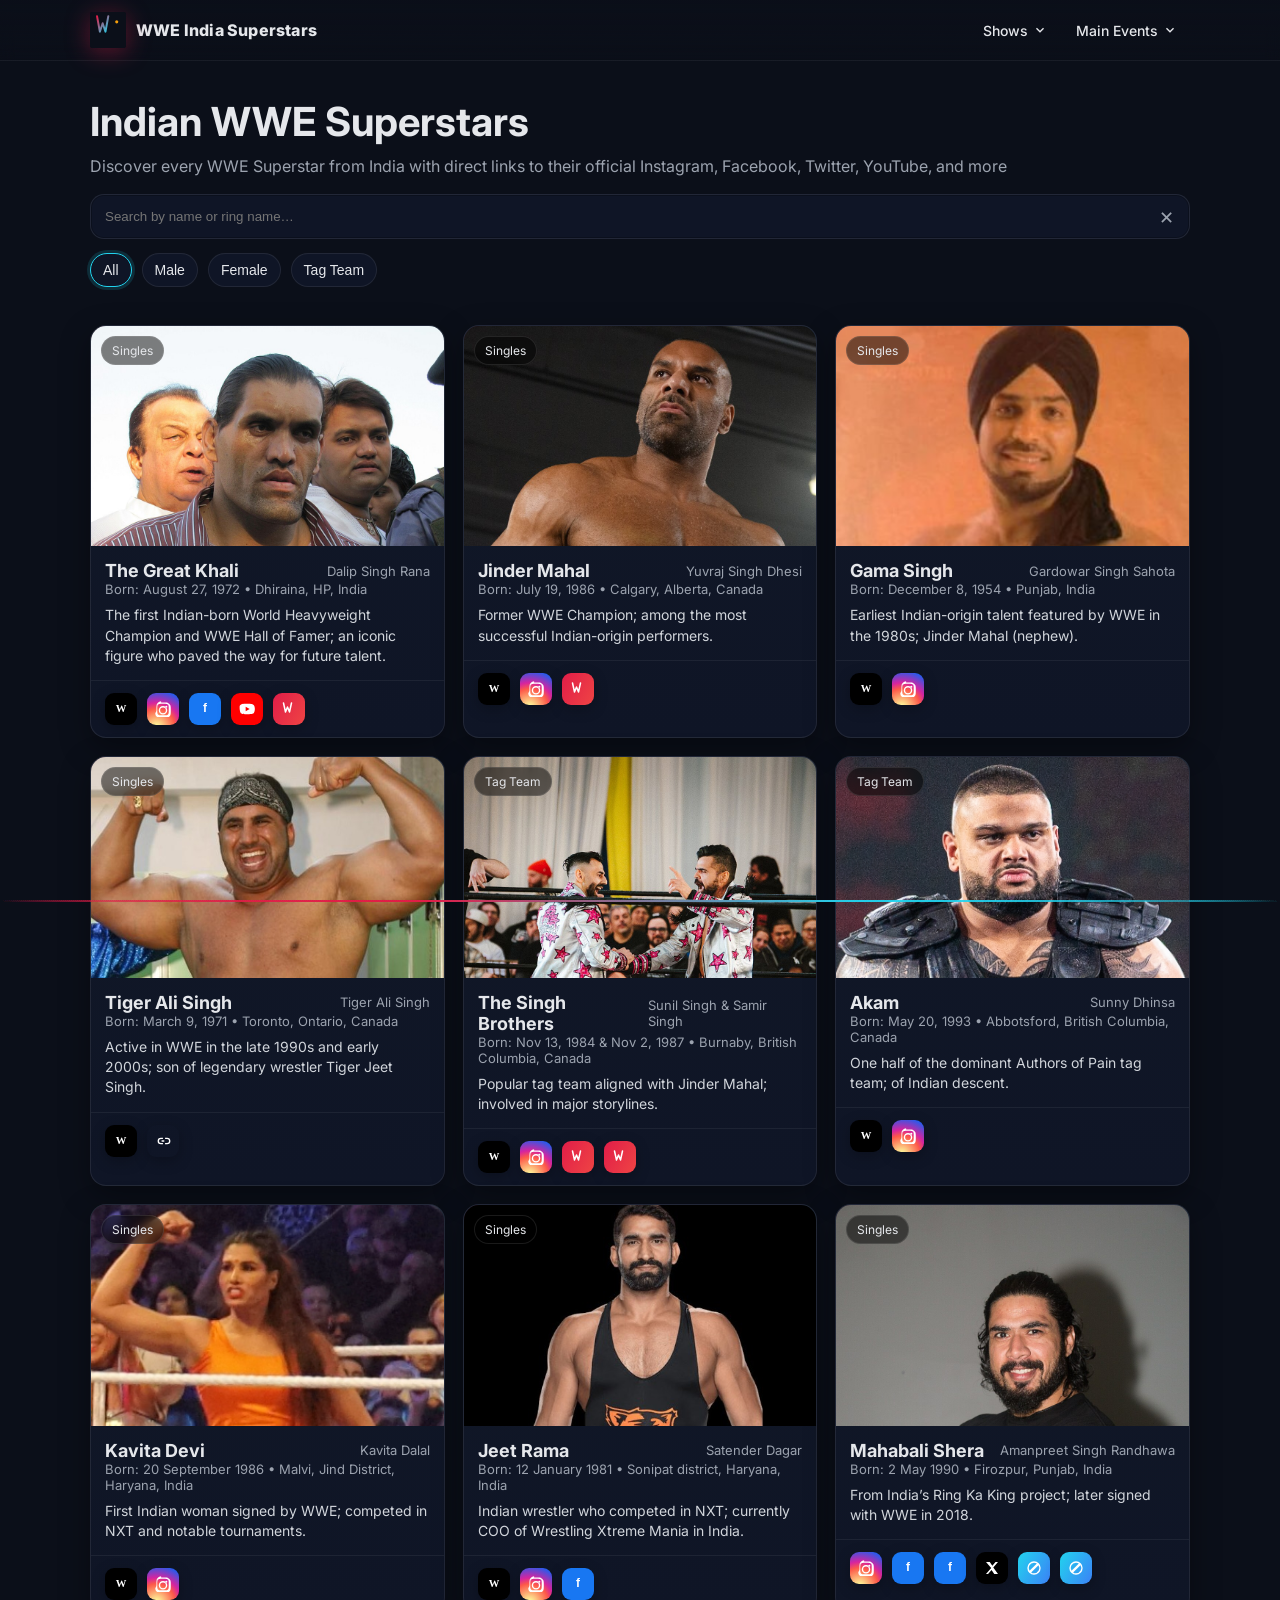
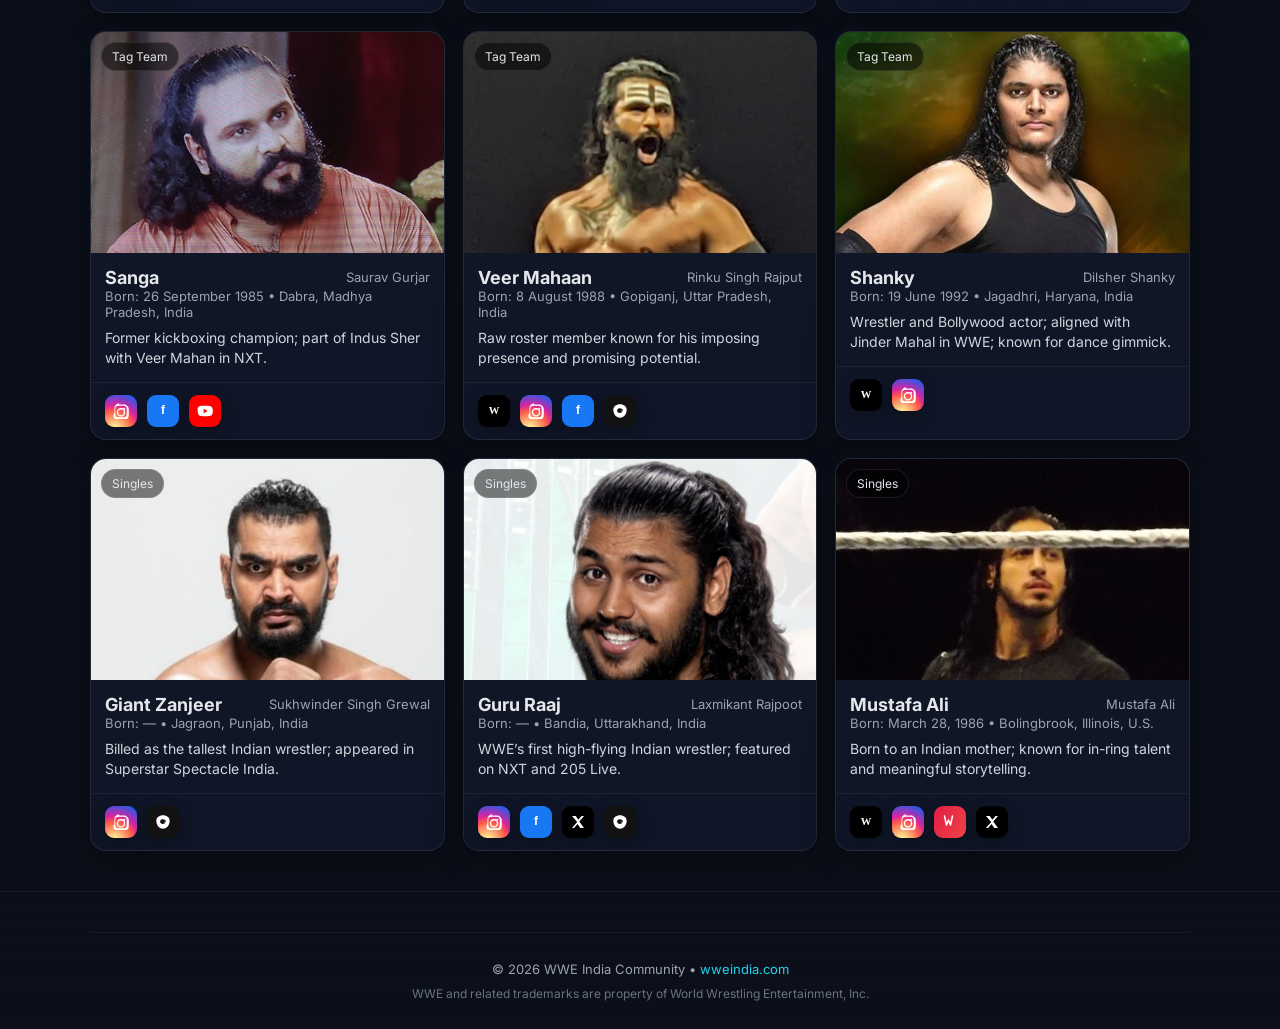
<file: index.html>
<!DOCTYPE html>
<html lang="en">

<head>
  <meta charset="utf-8" />
  <meta name="viewport" content="width=device-width, initial-scale=1" />
  <title>Indian WWE Superstars | History, Bios, Socials</title>
  <meta name="description"
    content="Discover every WWE Superstar from India. Bios, ring names, achievements, and official social links in a fast, mobile-friendly gallery." />
  <meta name="keywords"
    content="WWE, Indian wrestlers, Great Khali, Jinder Mahal, professional wrestling, India, entertainment">
  <meta name="theme-color" content="#111827" />
  <meta name="robots" content="index, follow, max-image-preview:large, max-snippet:-1, max-video-preview:-1">
  <meta name="googlebot" content="index, follow, max-image-preview:large, max-snippet:-1, max-video-preview:-1">
  <meta http-equiv="X-UA-Compatible" content="IE=edge">
  <link rel="preconnect" href="https://fonts.googleapis.com">
  <link rel="preconnect" href="https://fonts.gstatic.com" crossorigin>
  <link href="https://fonts.googleapis.com/css2?family=Inter:wght@400;500;700;800&display=swap" rel="stylesheet">
  <link rel="stylesheet" href="css/styles.css" />
  <link rel="icon" href="assets/logo.svg" type="image/svg+xml" />
  <link rel="canonical" href="https://wweindia.com/" />
  <meta property="og:title" content="Indian WWE Superstars | History, Bios, Socials" />
  <meta property="og:description"
    content="Discover every WWE Superstar from India with bios, achievements, and official social links." />
  <meta property="og:type" content="website" />
  <meta property="og:url" content="https://wweindia.com/" />
  <meta property="og:image" content="https://wweindia.com/assets/logo.svg" />
  <meta property="og:locale" content="en_US" />
  <meta name="twitter:card" content="summary_large_image">
  <meta name="twitter:site" content="@wweindia">
  <meta name="twitter:title" content="Indian WWE Superstars | History, Bios, Socials">
  <meta name="twitter:description"
    content="Discover every WWE Superstar from India with bios and official social links.">
  <meta name="twitter:image" content="https://wweindia.com/assets/logo.svg">
  <meta name="twitter:image:alt" content="WWE India Superstars gallery">
  <script type="application/ld+json">
  {
    "@context": "https://schema.org",
    "@type": "CollectionPage",
    "name": "Indian WWE Superstars",
    "url": "https://wweindia.com/",
    "description": "Every WWE Superstar from India — bios, ring names, achievements, and social links. A comprehensive gallery of Indian-origin professional wrestlers in WWE history.",
    "image": "https://wweindia.com/assets/logo.svg",
    "inLanguage": "en",
    "about": ["WWE", "India", "Pro Wrestling", "Superstars", "Professional Wrestling"],
    "mainEntity": {
      "@type": "BreadcrumbList",
      "itemListElement": [
        {"@type": "ListItem", "position": 1, "name": "Home", "item": "https://wweindia.com/"}
      ]
    },
    "keywords": "WWE, Indian wrestlers, Great Khali, Jinder Mahal, professional wrestling, India"
  }
  </script>
  <script type="application/ld+json">
  {
    "@context": "https://schema.org",
    "@type": "FAQPage",
    "mainEntity": [
      {
        "@type": "Question",
        "name": "Who is the most famous Indian WWE superstar?",
        "acceptedAnswer": {
          "@type": "Answer",
          "text": "The Great Khali (Dalip Singh Rana) is the most famous Indian WWE superstar. He was the first Indian-born World Heavyweight Champion and WWE Hall of Famer."
        }
      },
      {
        "@type": "Question",
        "name": "How many Indian wrestlers have been in WWE?",
        "acceptedAnswer": {
          "@type": "Answer",
          "text": "At least 15 Indian-origin wrestlers have competed in WWE, including The Great Khali, Jinder Mahal, Kavita Devi (first Indian woman), and many others throughout WWE history."
        }
      },
      {
        "@type": "Question",
        "name": "Who was the first Indian woman in WWE?",
        "acceptedAnswer": {
          "@type": "Answer",
          "text": "Kavita Devi (Kavita Dalal) was the first Indian woman signed to WWE. She competed in NXT and participated in notable tournaments."
        }
      }
    ]
  }
  </script>
</head>

<body>
  <header class="site-header">
    <div class="container header-content">
      <a href="#" class="brand" aria-label="Home">
        <img src="assets/logo.svg" alt="WWE India" class="brand-logo" />
        <span class="brand-text">WWE India Superstars</span>
      </a>
      <button class="mobile-menu-btn" id="mobileMenuBtn" aria-label="Toggle Navigation" aria-expanded="false">
        <svg viewBox="0 0 24 24" class="menu-icon-open">
          <path fill="currentColor" d="M3 18h18v-2H3v2zm0-5h18v-2H3v2zm0-7v2h18V6H3z" />
        </svg>
        <svg viewBox="0 0 24 24" class="menu-icon-close">
          <path fill="currentColor"
            d="M19 6.41L17.59 5 12 10.59 6.41 5 5 6.41 10.59 12 5 17.59 6.41 19 12 13.41 17.59 19 19 17.59 13.41 12 19 6.41z" />
        </svg>
      </button>

      <nav class="header-nav" id="headerNav">

        <div class="nav-dropdown">
          <button class="nav-dropdown-btn" aria-expanded="false">Shows <svg viewBox="0 0 24 24">
              <path fill="currentColor" d="M7.41 8.59L12 13.17l4.59-4.58L18 10l-6 6-6-6 1.41-1.41z" />
            </svg></button>
          <div class="nav-dropdown-content">
            <a href="shows/raw.html" class="nav-dropdown-link">Raw</a>
            <a href="shows/smackdown.html" class="nav-dropdown-link">SmackDown</a>
            <a href="shows/nxt.html" class="nav-dropdown-link">NXT</a>
          </div>
        </div>

        <div class="nav-dropdown">
          <button class="nav-dropdown-btn" aria-expanded="false">Main Events <svg viewBox="0 0 24 24">
              <path fill="currentColor" d="M7.41 8.59L12 13.17l4.59-4.58L18 10l-6 6-6-6 1.41-1.41z" />
            </svg></button>
          <div class="nav-dropdown-content">
            <a href="event/elimination-chamber.html" class="nav-dropdown-link">Elimination Chamber 2027</a>
            <a href="event/wrestlemania.html" class="nav-dropdown-link">WrestleMania 43</a>
            <a href="event/summerslam.html" class="nav-dropdown-link">SummerSlam 2027</a>
          </div>
        </div>

      </nav>
    </div>
  </header>

  <main id="content">
    <section class="hero" id="superstars">
      <div class="container">
        <h1>Indian WWE Superstars</h1>
        <p class="sub">Discover every WWE Superstar from India with direct links to their official Instagram, Facebook,
          Twitter, YouTube, and more</p>
        <form id="searchForm" role="search" aria-label="Search superstars" class="search">
          <input id="searchInput" type="search" name="q" placeholder="Search by name or ring name…"
            aria-label="Search by name or ring name" autocomplete="off" />
          <button type="reset" id="clearSearch" aria-label="Clear search" title="Clear">✕</button>
        </form>
        <div class="filters" aria-label="Quick filters">
          <button class="chip" data-filter="all" aria-pressed="true">All</button>
          <button class="chip" data-filter="male">Male</button>
          <button class="chip" data-filter="female">Female</button>
          <button class="chip" data-filter="tag-team">Tag Team</button>
        </div>
      </div>
    </section>

    <section class="grid-section">
      <div id="cardsGrid" class="container grid" aria-live="polite" aria-busy="false">
        <!-- Cards injected by JS -->
      </div>
      <div class="container">
        <p id="noResults" class="no-results" hidden>No superstars match your search.</p>
      </div>
    </section>



    <footer class="site-footer">


      <div class="footer-bottom">
        <p>&copy; <span id="year"></span> WWE India Community • <a href="index.html">wweindia.com</a></p>
        <p><small>WWE and related trademarks are property of World Wrestling Entertainment, Inc.</small></p>
      </div>
    </footer>



    <script src="js/data.js" defer></script>
    <script src="js/app.js" defer></script>
</body>

</html>
</file>
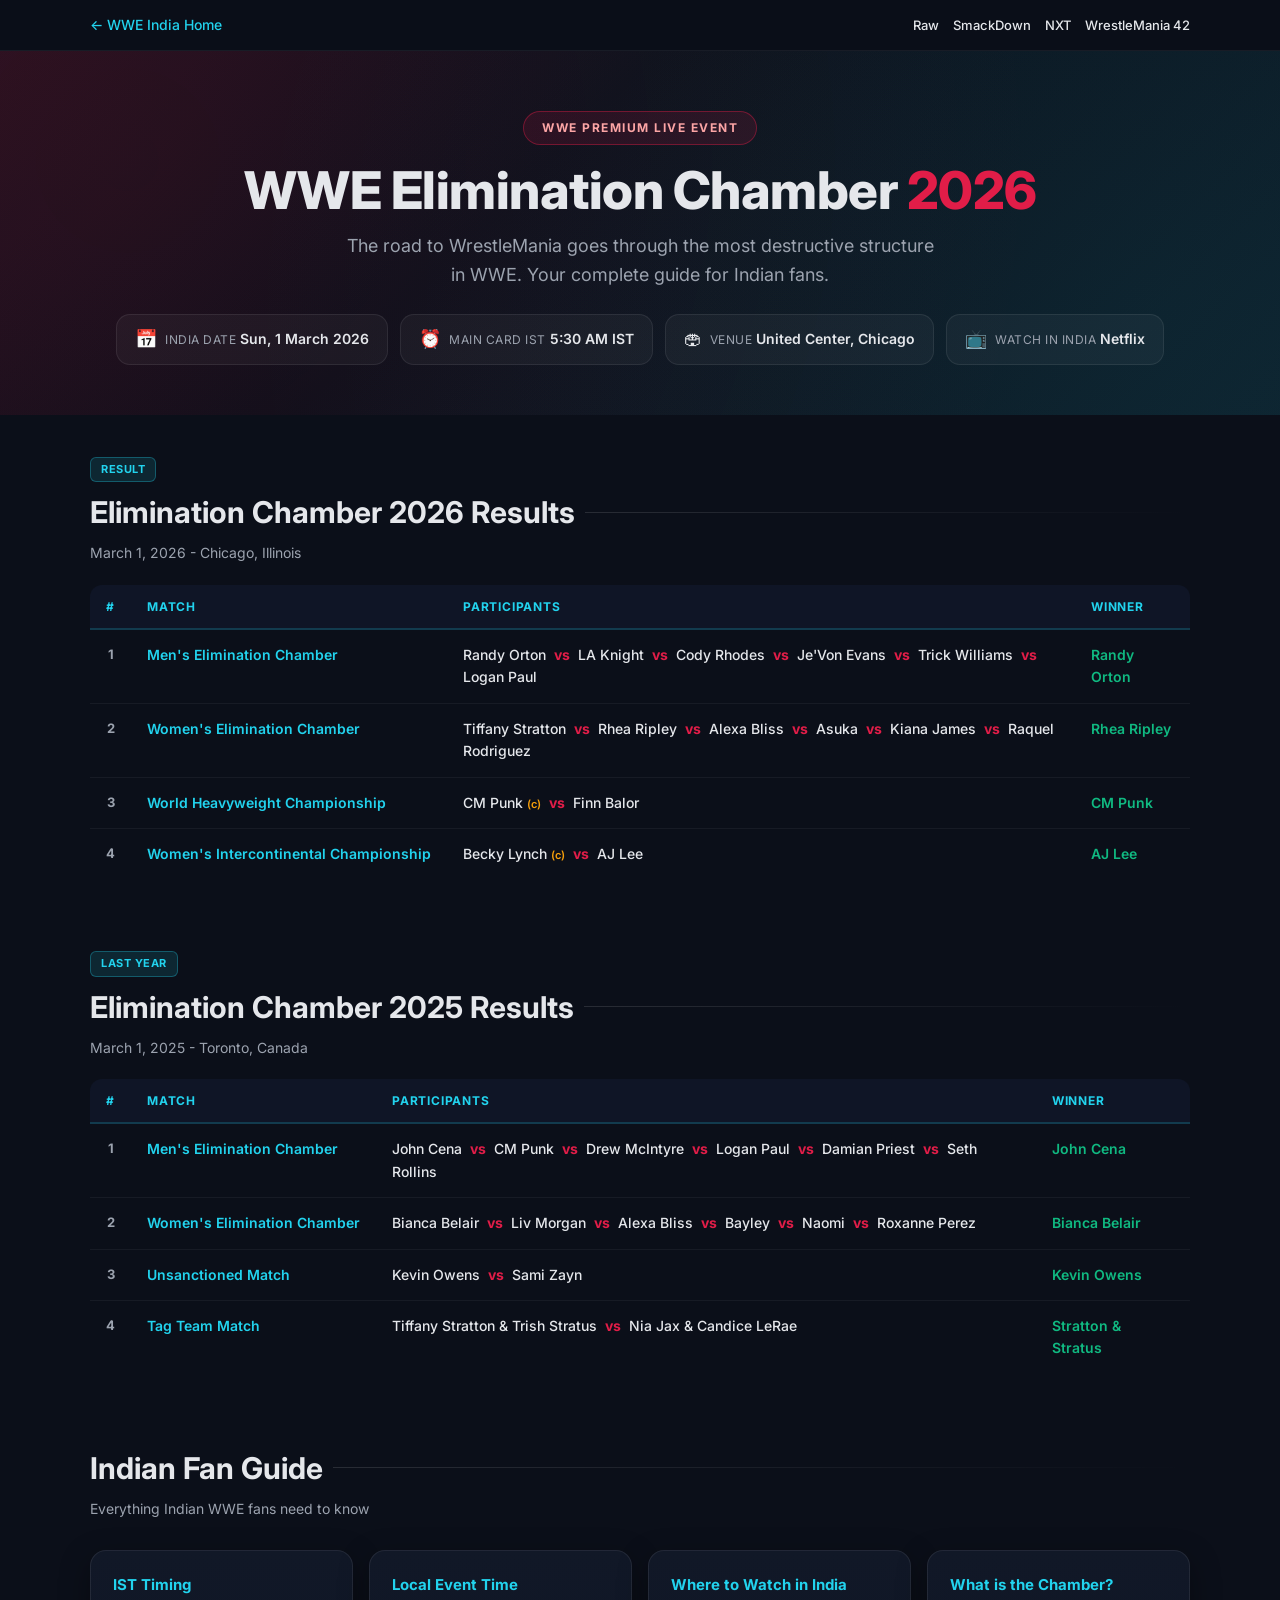
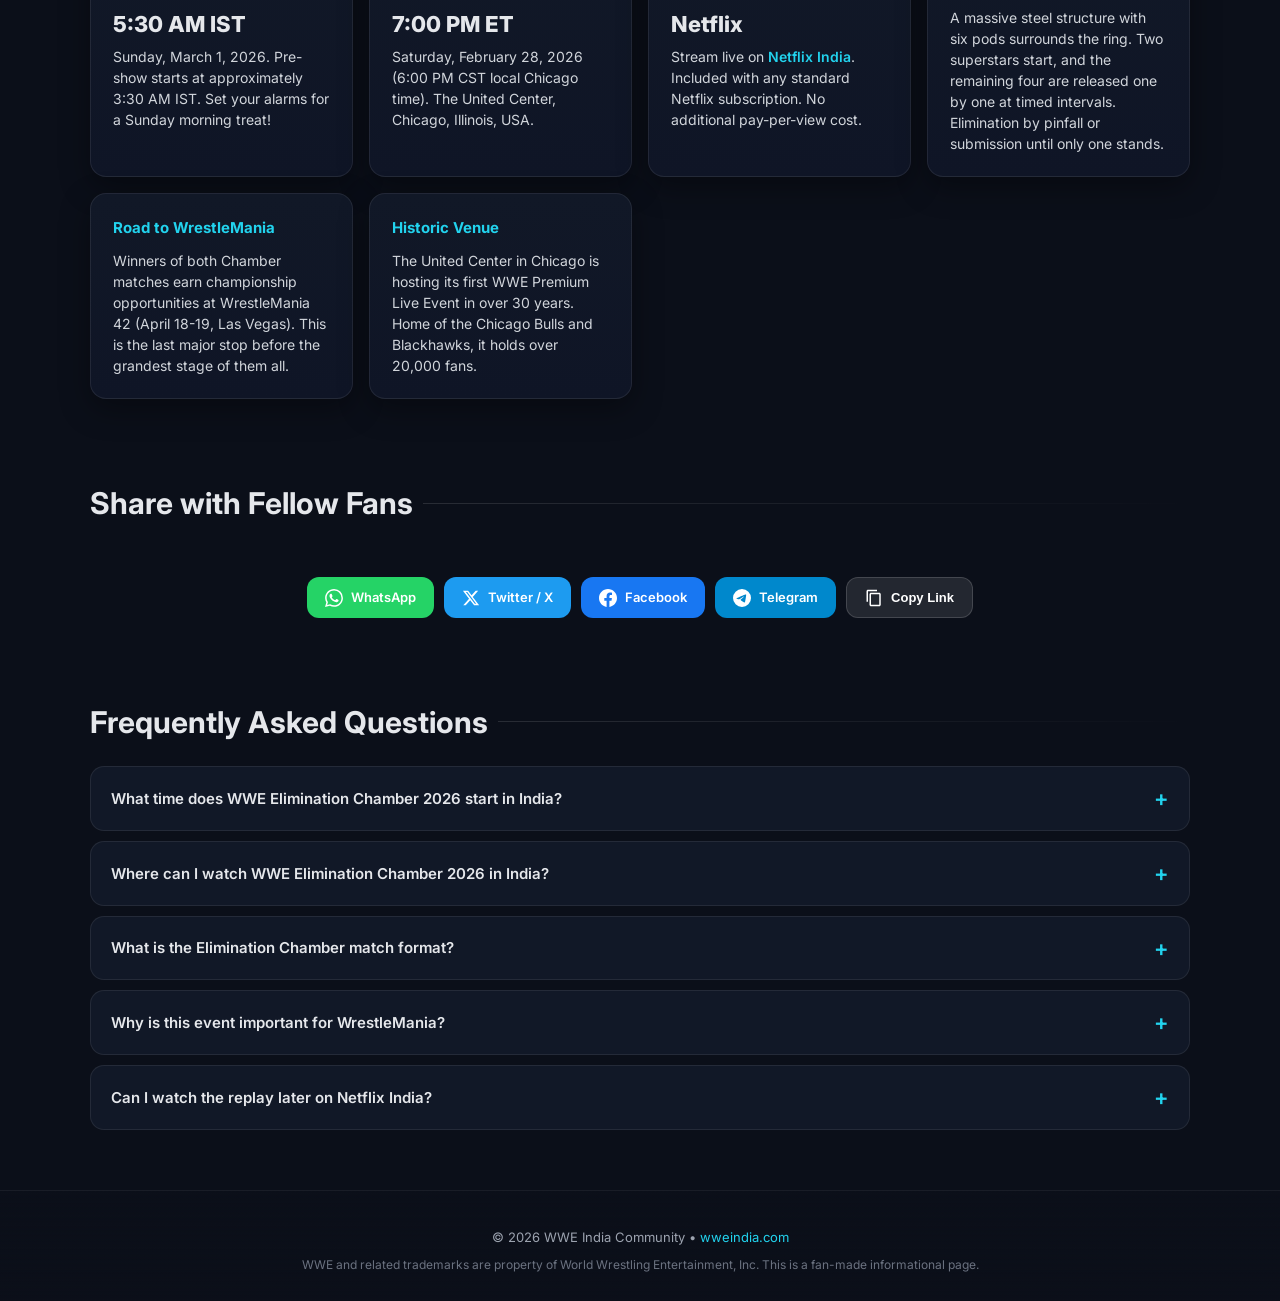
<file: event/elimination-chamber/index.html>
<!DOCTYPE html>
<html lang="en">

<head>
  <meta charset="utf-8" />
  <meta name="viewport" content="width=device-width, initial-scale=1" />
  <title>WWE Elimination Chamber 2026 - Results, IST Timing, Where to Watch in India</title>
  <meta name="description"
    content="WWE Elimination Chamber 2026 complete results, IST timing (5:30 AM, March 1), Chicago venue, Netflix India streaming details. Your guide for Indian WWE fans." />
  <meta name="keywords"
    content="WWE Elimination Chamber 2026, results, IST timing, Netflix India, Chicago, CM Punk, Cody Rhodes, WrestleMania, Indian fans" />
  <meta name="robots" content="index, follow, max-image-preview:large, max-snippet:-1, max-video-preview:-1" />
  <meta name="googlebot" content="index, follow, max-image-preview:large, max-snippet:-1, max-video-preview:-1" />
  <meta http-equiv="X-UA-Compatible" content="IE=edge" />

  <!-- Open Graph -->
  <meta property="og:title" content="WWE Elimination Chamber 2026 - Results, IST Timing, Where to Watch" />
  <meta property="og:description"
    content="Complete guide for Indian fans: match results, 5:30 AM IST start, Netflix India streaming, and more." />
  <meta property="og:type" content="website" />
  <meta property="og:url" content="https://wweindia.com/event/elimination-chamber/" />
  <meta property="og:locale" content="en_IN" />
  <meta property="og:image" content="https://wweindia.com/assets/logo.svg" />
  <meta property="og:site_name" content="WWE India" />

  <!-- Twitter Card -->
  <meta name="twitter:card" content="summary_large_image" />
  <meta name="twitter:title" content="WWE Elimination Chamber 2026 - Results, IST Timing" />
  <meta name="twitter:description"
    content="Complete guide for Indian fans: match results, 5:30 AM IST, Netflix India streaming." />
  <meta name="twitter:image" content="https://wweindia.com/assets/logo.svg" />

  <!-- Canonical -->
  <link rel="canonical" href="https://wweindia.com/event/elimination-chamber/" />

  <!-- Fonts & Styles -->
  <link rel="preconnect" href="https://fonts.googleapis.com" />
  <link rel="preconnect" href="https://fonts.gstatic.com" crossorigin />
  <link href="https://fonts.googleapis.com/css2?family=Inter:wght@400;500;600;700;800&display=swap" rel="stylesheet" />
  <link rel="stylesheet" href="../styles.css" />
  <link rel="icon" href="../../assets/logo.svg" type="image/svg+xml" />

  <!-- Structured Data: SportsEvent -->
  <script type="application/ld+json">
  {
    "@context": "https://schema.org",
    "@type": "SportsEvent",
    "name": "WWE Elimination Chamber 2026",
    "description": "WWE Premium Live Event featuring Men's and Women's Elimination Chamber matches, World Heavyweight Championship, and more.",
    "startDate": "2026-02-28T19:00:00-06:00",
    "endDate": "2026-03-01T00:00:00-06:00",
    "eventStatus": "https://schema.org/EventScheduled",
    "eventAttendanceMode": "https://schema.org/MixedEventAttendanceMode",
    "location": {
      "@type": "Place",
      "name": "United Center",
      "address": {
        "@type": "PostalAddress",
        "addressLocality": "Chicago",
        "addressRegion": "Illinois",
        "addressCountry": "US"
      }
    },
    "organizer": {
      "@type": "Organization",
      "name": "WWE",
      "url": "https://www.wwe.com"
    },
    "offers": {
      "@type": "Offer",
      "name": "Watch on Netflix India",
      "url": "https://www.netflix.com",
      "availability": "https://schema.org/InStock",
      "description": "Included with Netflix subscription in India"
    },
    "url": "https://wweindia.com/event/elimination-chamber/"
  }
  </script>

  <!-- Structured Data: BreadcrumbList -->
  <script type="application/ld+json">
  {
    "@context": "https://schema.org",
    "@type": "BreadcrumbList",
    "itemListElement": [
      { "@type": "ListItem", "position": 1, "name": "Home", "item": "https://wweindia.com/" },
      { "@type": "ListItem", "position": 2, "name": "Events", "item": "https://wweindia.com/event/" },
      { "@type": "ListItem", "position": 3, "name": "Elimination Chamber 2026", "item": "https://wweindia.com/event/elimination-chamber/" }
    ]
  }
  </script>

  <!-- Structured Data: FAQPage -->
  <script type="application/ld+json">
  {
    "@context": "https://schema.org",
    "@type": "FAQPage",
    "mainEntity": [
      {
        "@type": "Question",
        "name": "What time does WWE Elimination Chamber 2026 start in India?",
        "acceptedAnswer": {
          "@type": "Answer",
          "text": "The main card starts at 5:30 AM IST on Sunday, March 1, 2026. The pre-show begins at approximately 3:30 AM IST."
        }
      },
      {
        "@type": "Question",
        "name": "Where can I watch WWE Elimination Chamber 2026 in India?",
        "acceptedAnswer": {
          "@type": "Answer",
          "text": "Indian fans can watch the event live on Netflix India. It is included with a standard Netflix subscription, no additional purchase required."
        }
      },
      {
        "@type": "Question",
        "name": "What is the Elimination Chamber match?",
        "acceptedAnswer": {
          "@type": "Answer",
          "text": "The Elimination Chamber is a steel structure surrounding the ring, housing six competitors in individual pods. Two start in the ring while the remaining four are released at timed intervals. Superstars are eliminated by pinfall or submission until one winner remains."
        }
      },
      {
        "@type": "Question",
        "name": "Why is the Elimination Chamber important for WrestleMania?",
        "acceptedAnswer": {
          "@type": "Answer",
          "text": "The Men's Elimination Chamber winner earns an Undisputed WWE Championship match at WrestleMania 42, and the Women's Elimination Chamber winner earns a WWE Women's Championship match at WrestleMania 42."
        }
      }
    ]
  }
  </script>
</head>

<body>

  <!-- Navigation -->
  <nav class="back-nav" aria-label="Site navigation">
    <div class="container nav-links">
      <a href="../../index.html" aria-label="Back to homepage">← WWE India Home</a>
      <div class="nav-right">
        <a href="../../shows/raw.html">Raw</a>
        <a href="../../shows/smackdown.html">SmackDown</a>
        <a href="../../shows/nxt.html">NXT</a>
        <a href="../wrestlemania/">WrestleMania 42</a>
      </div>
    </div>
  </nav>

  <main id="content">

    <!-- Hero Banner -->
    <section class="event-hero">
      <div class="container">
        <span class="event-badge">WWE Premium Live Event</span>
        <h1>WWE Elimination Chamber <span>2026</span></h1>
        <p class="tagline">The road to WrestleMania goes through the most destructive structure in WWE. Your complete
          guide for Indian fans.</p>
        <div class="quick-info">
          <div class="quick-pill" aria-label="Date">
            <span class="pill-icon">&#128197;</span>
            <div>
              <span class="pill-label">India Date</span>
              <span class="pill-value">Sun, 1 March 2026</span>
            </div>
          </div>
          <div class="quick-pill" aria-label="IST Time">
            <span class="pill-icon">&#9200;</span>
            <div>
              <span class="pill-label">Main Card IST</span>
              <span class="pill-value">5:30 AM IST</span>
            </div>
          </div>
          <div class="quick-pill" aria-label="Venue">
            <span class="pill-icon">&#127967;</span>
            <div>
              <span class="pill-label">Venue</span>
              <span class="pill-value">United Center, Chicago</span>
            </div>
          </div>
          <div class="quick-pill" aria-label="Where to Watch">
            <span class="pill-icon">&#128250;</span>
            <div>
              <span class="pill-label">Watch in India</span>
              <span class="pill-value">Netflix</span>
            </div>
          </div>
        </div>
      </div>
    </section>

    <!-- 2026 Match Card -->
    <section class="container">
      <div class="section-heading reveal">
        <span class="section-tag tag-result">Result</span>
        <h2>Elimination Chamber 2026 Results</h2>
        <p>March 1, 2026 - Chicago, Illinois</p>
      </div>

      <!-- Desktop Table -->
      <div class="match-table-wrap reveal">
        <table class="match-table" aria-label="Elimination Chamber 2026 results">
          <thead>
            <tr>
              <th>#</th>
              <th>Match</th>
              <th>Participants</th>
              <th>Winner</th>
            </tr>
          </thead>
          <tbody>
            <tr>
              <td class="match-num">1</td>
              <td>
                <span class="match-type">Men's Elimination Chamber</span>
              </td>
              <td class="participants">
                Randy Orton <span class="vs">vs</span> LA Knight <span class="vs">vs</span> Cody Rhodes <span
                  class="vs">vs</span> Je'Von Evans <span class="vs">vs</span> Trick Williams <span class="vs">vs</span>
                Logan Paul
              </td>
              <td class="winner-cell">Randy Orton</td>
            </tr>
            <tr>
              <td class="match-num">2</td>
              <td>
                <span class="match-type">Women's Elimination Chamber</span>
              </td>
              <td class="participants">
                Tiffany Stratton <span class="vs">vs</span> Rhea Ripley <span class="vs">vs</span> Alexa Bliss <span
                  class="vs">vs</span> Asuka <span class="vs">vs</span> Kiana James <span class="vs">vs</span> Raquel
                Rodriguez
              </td>
              <td class="winner-cell">Rhea Ripley</td>
            </tr>
            <tr>
              <td class="match-num">3</td>
              <td>
                <span class="match-type">World Heavyweight Championship</span>
              </td>
              <td class="participants">
                CM Punk <span class="champion">(c)</span> <span class="vs">vs</span> Finn Balor
              </td>
              <td class="winner-cell">CM Punk</td>
            </tr>
            <tr>
              <td class="match-num">4</td>
              <td>
                <span class="match-type">Women's Intercontinental Championship</span>
              </td>
              <td class="participants">
                Becky Lynch <span class="champion">(c)</span> <span class="vs">vs</span> AJ Lee
              </td>
              <td class="winner-cell">AJ Lee</td>
            </tr>
          </tbody>
        </table>
      </div>

      <!-- Mobile Cards -->
      <div class="match-cards-mobile reveal">
        <div class="match-card-m">
          <div class="mc-header">
            <span class="mc-type">Men's Elimination Chamber</span>
            <span class="section-tag tag-result" style="margin:0">Result</span>
          </div>
          <p class="mc-participants">Randy Orton vs LA Knight vs Cody Rhodes vs Je'Von Evans vs Trick Williams vs Logan Paul</p>
          <p class="mc-winner">Winner: Randy Orton</p>
        </div>
        <div class="match-card-m">
          <div class="mc-header">
            <span class="mc-type">Women's Elimination Chamber</span>
            <span class="section-tag tag-result" style="margin:0">Result</span>
          </div>
          <p class="mc-participants">Tiffany Stratton vs Rhea Ripley vs Alexa Bliss vs Asuka vs Kiana James vs Raquel
            Rodriguez</p>
          <p class="mc-winner">Winner: Rhea Ripley</p>
        </div>
        <div class="match-card-m">
          <div class="mc-header">
            <span class="mc-type">World Heavyweight Championship</span>
            <span class="section-tag tag-result" style="margin:0">Result</span>
          </div>
          <p class="mc-participants">CM Punk (c) vs Finn Balor</p>
          <p class="mc-winner">Winner: CM Punk</p>
        </div>
        <div class="match-card-m">
          <div class="mc-header">
            <span class="mc-type">Women's IC Championship</span>
            <span class="section-tag tag-result" style="margin:0">Result</span>
          </div>
          <p class="mc-participants">Becky Lynch (c) vs AJ Lee</p>
          <p class="mc-winner">Winner: AJ Lee</p>
        </div>
      </div>
    </section>

    <!-- Previous Year Results -->
    <section class="container">
      <div class="section-heading reveal">
        <span class="section-tag tag-result">Last Year</span>
        <h2>Elimination Chamber 2025 Results</h2>
        <p>March 1, 2025 - Toronto, Canada</p>
      </div>

      <div class="match-table-wrap reveal">
        <table class="match-table" aria-label="Elimination Chamber 2025 results">
          <thead>
            <tr>
              <th>#</th>
              <th>Match</th>
              <th>Participants</th>
              <th>Winner</th>
            </tr>
          </thead>
          <tbody>
            <tr>
              <td class="match-num">1</td>
              <td><span class="match-type">Men's Elimination Chamber</span></td>
              <td class="participants">
                John Cena <span class="vs">vs</span> CM Punk <span class="vs">vs</span> Drew McIntyre <span
                  class="vs">vs</span> Logan Paul <span class="vs">vs</span> Damian Priest <span class="vs">vs</span>
                Seth Rollins
              </td>
              <td class="winner-cell">John Cena</td>
            </tr>
            <tr>
              <td class="match-num">2</td>
              <td><span class="match-type">Women's Elimination Chamber</span></td>
              <td class="participants">
                Bianca Belair <span class="vs">vs</span> Liv Morgan <span class="vs">vs</span> Alexa Bliss <span
                  class="vs">vs</span> Bayley <span class="vs">vs</span> Naomi <span class="vs">vs</span> Roxanne Perez
              </td>
              <td class="winner-cell">Bianca Belair</td>
            </tr>
            <tr>
              <td class="match-num">3</td>
              <td><span class="match-type">Unsanctioned Match</span></td>
              <td class="participants">Kevin Owens <span class="vs">vs</span> Sami Zayn</td>
              <td class="winner-cell">Kevin Owens</td>
            </tr>
            <tr>
              <td class="match-num">4</td>
              <td><span class="match-type">Tag Team Match</span></td>
              <td class="participants">Tiffany Stratton &amp; Trish Stratus <span class="vs">vs</span> Nia Jax &amp;
                Candice LeRae</td>
              <td class="winner-cell">Stratton &amp; Stratus</td>
            </tr>
          </tbody>
        </table>
      </div>

      <!-- Mobile Cards for 2025 results -->
      <div class="match-cards-mobile reveal">
        <div class="match-card-m">
          <div class="mc-header">
            <span class="mc-type">Men's Elimination Chamber</span>
            <span class="section-tag tag-result" style="margin:0">Result</span>
          </div>
          <p class="mc-participants">John Cena vs CM Punk vs Drew McIntyre vs Logan Paul vs Damian Priest vs Seth
            Rollins</p>
          <p class="mc-winner">Winner: John Cena</p>
        </div>
        <div class="match-card-m">
          <div class="mc-header">
            <span class="mc-type">Women's Elimination Chamber</span>
            <span class="section-tag tag-result" style="margin:0">Result</span>
          </div>
          <p class="mc-participants">Bianca Belair vs Liv Morgan vs Alexa Bliss vs Bayley vs Naomi vs Roxanne Perez</p>
          <p class="mc-winner">Winner: Bianca Belair</p>
        </div>
        <div class="match-card-m">
          <div class="mc-header">
            <span class="mc-type">Unsanctioned Match</span>
            <span class="section-tag tag-result" style="margin:0">Result</span>
          </div>
          <p class="mc-participants">Kevin Owens vs Sami Zayn</p>
          <p class="mc-winner">Winner: Kevin Owens</p>
        </div>
        <div class="match-card-m">
          <div class="mc-header">
            <span class="mc-type">Tag Team Match</span>
            <span class="section-tag tag-result" style="margin:0">Result</span>
          </div>
          <p class="mc-participants">Tiffany Stratton &amp; Trish Stratus vs Nia Jax &amp; Candice LeRae</p>
          <p class="mc-winner">Winner: Stratton &amp; Stratus</p>
        </div>
      </div>
    </section>

    <!-- Indian Fan Guide -->
    <section class="container">
      <div class="section-heading reveal">
        <h2>Indian Fan Guide</h2>
        <p>Everything Indian WWE fans need to know</p>
      </div>
      <div class="info-grid reveal">
        <div class="info-card">
          <h3>IST Timing</h3>
          <span class="info-highlight">5:30 AM IST</span>
          <p>Sunday, March 1, 2026. Pre-show starts at approximately 3:30 AM IST. Set your alarms for a Sunday morning
            treat!</p>
        </div>
        <div class="info-card">
          <h3>Local Event Time</h3>
          <span class="info-highlight">7:00 PM ET</span>
          <p>Saturday, February 28, 2026 (6:00 PM CST local Chicago time). The United Center, Chicago, Illinois, USA.
          </p>
        </div>
        <div class="info-card">
          <h3>Where to Watch in India</h3>
          <span class="info-highlight">Netflix</span>
          <p>Stream live on <a href="https://www.netflix.com" target="_blank" rel="noopener">Netflix India</a>. Included
            with any standard Netflix subscription. No additional pay-per-view cost.</p>
        </div>
        <div class="info-card">
          <h3>What is the Chamber?</h3>
          <p>A massive steel structure with six pods surrounds the ring. Two superstars start, and the remaining four
            are released one by one at timed intervals. Elimination by pinfall or submission until only one stands.</p>
        </div>
        <div class="info-card">
          <h3>Road to WrestleMania</h3>
          <p>Winners of both Chamber matches earn championship opportunities at WrestleMania 42 (April 18-19, Las
            Vegas). This is the last major stop before the grandest stage of them all.</p>
        </div>
        <div class="info-card">
          <h3>Historic Venue</h3>
          <p>The United Center in Chicago is hosting its first WWE Premium Live Event in over 30 years. Home of the
            Chicago Bulls and Blackhawks, it holds over 20,000 fans.</p>
        </div>
      </div>
    </section>

    <!-- Social Share -->
    <section class="container">
      <div class="section-heading reveal">
        <h2>Share with Fellow Fans</h2>
      </div>
      <div class="social-share reveal">
        <a href="#" class="share-btn share-whatsapp" data-platform="whatsapp" aria-label="Share on WhatsApp">
          <svg viewBox="0 0 24 24">
            <path
              d="M17.472 14.382c-.297-.149-1.758-.867-2.03-.967-.273-.099-.471-.148-.67.15-.197.297-.767.966-.94 1.164-.173.199-.347.223-.644.075-.297-.15-1.255-.463-2.39-1.475-.883-.788-1.48-1.761-1.653-2.059-.173-.297-.018-.458.13-.606.134-.133.298-.347.446-.52.149-.174.198-.298.298-.497.099-.198.05-.371-.025-.52-.075-.149-.669-1.612-.916-2.207-.242-.579-.487-.5-.669-.51-.173-.008-.371-.01-.57-.01-.198 0-.52.074-.792.372-.272.297-1.04 1.016-1.04 2.479 0 1.462 1.065 2.875 1.213 3.074.149.198 2.096 3.2 5.077 4.487.709.306 1.262.489 1.694.625.712.227 1.36.195 1.871.118.571-.085 1.758-.719 2.006-1.413.248-.694.248-1.289.173-1.413-.074-.124-.272-.198-.57-.347m-5.421 7.403h-.004a9.87 9.87 0 01-5.031-1.378l-.361-.214-3.741.982.998-3.648-.235-.374a9.86 9.86 0 01-1.51-5.26c.001-5.45 4.436-9.884 9.888-9.884 2.64 0 5.122 1.03 6.988 2.898a9.825 9.825 0 012.893 6.994c-.003 5.45-4.437 9.884-9.885 9.884m8.413-18.297A11.815 11.815 0 0012.05 0C5.495 0 .16 5.335.157 11.892c0 2.096.547 4.142 1.588 5.945L.057 24l6.305-1.654a11.882 11.882 0 005.683 1.448h.005c6.554 0 11.89-5.335 11.893-11.893a11.821 11.821 0 00-3.48-8.413z" />
          </svg>
          WhatsApp
        </a>
        <a href="#" class="share-btn share-twitter" data-platform="twitter" aria-label="Share on X / Twitter">
          <svg viewBox="0 0 24 24">
            <path
              d="M18.244 2.25h3.308l-7.227 8.26 8.502 11.24H16.17l-5.214-6.817L4.99 21.75H1.68l7.73-8.835L1.254 2.25H8.08l4.713 6.231zm-1.161 17.52h1.833L7.084 4.126H5.117z" />
          </svg>
          Twitter / X
        </a>
        <a href="#" class="share-btn share-facebook" data-platform="facebook" aria-label="Share on Facebook">
          <svg viewBox="0 0 24 24">
            <path
              d="M24 12.073c0-6.627-5.373-12-12-12s-12 5.373-12 12c0 5.99 4.388 10.954 10.125 11.854v-8.385H7.078v-3.47h3.047V9.43c0-3.007 1.792-4.669 4.533-4.669 1.312 0 2.686.235 2.686.235v2.953H15.83c-1.491 0-1.956.925-1.956 1.874v2.25h3.328l-.532 3.47h-2.796v8.385C19.612 23.027 24 18.062 24 12.073z" />
          </svg>
          Facebook
        </a>
        <a href="#" class="share-btn share-telegram" data-platform="telegram" aria-label="Share on Telegram">
          <svg viewBox="0 0 24 24">
            <path
              d="M11.944 0A12 12 0 000 12a12 12 0 0012 12 12 12 0 0012-12A12 12 0 0012 0zm4.962 7.224c.1-.002.321.023.465.14a.506.506 0 01.171.325c.016.093.036.306.02.472-.18 1.898-.962 6.502-1.36 8.627-.168.9-.499 1.201-.82 1.23-.696.065-1.225-.46-1.9-.902-1.056-.693-1.653-1.124-2.678-1.8-1.185-.78-.417-1.21.258-1.91.177-.184 3.247-2.977 3.307-3.23.007-.032.014-.15-.056-.212s-.174-.041-.249-.024c-.106.024-1.793 1.14-5.061 3.345-.479.33-.913.49-1.302.48-.428-.008-1.252-.241-1.865-.44-.752-.245-1.349-.374-1.297-.789.027-.216.325-.437.893-.663 3.498-1.524 5.83-2.529 6.998-3.014 3.332-1.386 4.025-1.627 4.476-1.635z" />
          </svg>
          Telegram
        </a>
        <button class="share-btn share-copy" data-platform="copy" aria-label="Copy link">
          <svg viewBox="0 0 24 24">
            <path
              d="M16 1H4c-1.1 0-2 .9-2 2v14h2V3h12V1zm3 4H8c-1.1 0-2 .9-2 2v14c0 1.1.9 2 2 2h11c1.1 0 2-.9 2-2V7c0-1.1-.9-2-2-2zm0 16H8V7h11v14z" />
          </svg>
          Copy Link
        </button>
      </div>
    </section>

    <!-- FAQ Section -->
    <section class="container faq-section">
      <div class="section-heading reveal">
        <h2>Frequently Asked Questions</h2>
      </div>

      <div class="faq-item reveal">
        <button class="faq-question" aria-expanded="false">What time does WWE Elimination Chamber 2026 start in
          India?</button>
        <div class="faq-answer">
          <p>The main card begins at 5:30 AM IST on Sunday, March 1, 2026. The pre-show (Kickoff) starts at
            approximately 3:30 AM IST. The event airs on Saturday night in the US (7:00 PM ET / 6:00 PM CST).</p>
        </div>
      </div>
      <div class="faq-item reveal">
        <button class="faq-question" aria-expanded="false">Where can I watch WWE Elimination Chamber 2026 in
          India?</button>
        <div class="faq-answer">
          <p>Indian fans can watch the event live on Netflix India. It is included with any standard Netflix
            subscription - no additional pay-per-view purchase is required. Simply open the Netflix app or website at
            5:30 AM IST on March 1.</p>
        </div>
      </div>
      <div class="faq-item reveal">
        <button class="faq-question" aria-expanded="false">What is the Elimination Chamber match format?</button>
        <div class="faq-answer">
          <p>The Elimination Chamber is a massive steel structure that surrounds the ring. Six competitors enter - two
            start in the ring while four are locked in individual glass pods. Every few minutes, a pod opens and another
            superstar enters. Wrestlers are eliminated by pinfall or submission. The last person standing wins.</p>
        </div>
      </div>
      <div class="faq-item reveal">
        <button class="faq-question" aria-expanded="false">Why is this event important for WrestleMania?</button>
        <div class="faq-answer">
          <p>This is one of the last major events before WrestleMania 42 (April 18-19 in Las Vegas). The Men's Chamber
            winner earns an Undisputed WWE Championship match, and the Women's Chamber winner earns a WWE Women's
            Championship match at WrestleMania. It shapes the biggest matches of the year.</p>
        </div>
      </div>
      <div class="faq-item reveal">
        <button class="faq-question" aria-expanded="false">Can I watch the replay later on Netflix India?</button>
        <div class="faq-answer">
          <p>Yes. WWE Premium Live Events are typically available for replay on Netflix shortly after the live broadcast
            ends. If you cannot wake up at 5:30 AM, you can catch the full show later in the day. Avoid social media to
            stay spoiler-free!</p>
        </div>
      </div>
    </section>

  </main>

  <!-- Footer -->
  <footer class="event-footer">
    <p>&copy; <span id="year"></span> WWE India Community &bull; <a href="../../index.html">wweindia.com</a></p>
    <p><small>WWE and related trademarks are property of World Wrestling Entertainment, Inc. This is a fan-made
        informational page.</small></p>
  </footer>

  <script src="../script.js" defer></script>
</body>

</html>
</file>
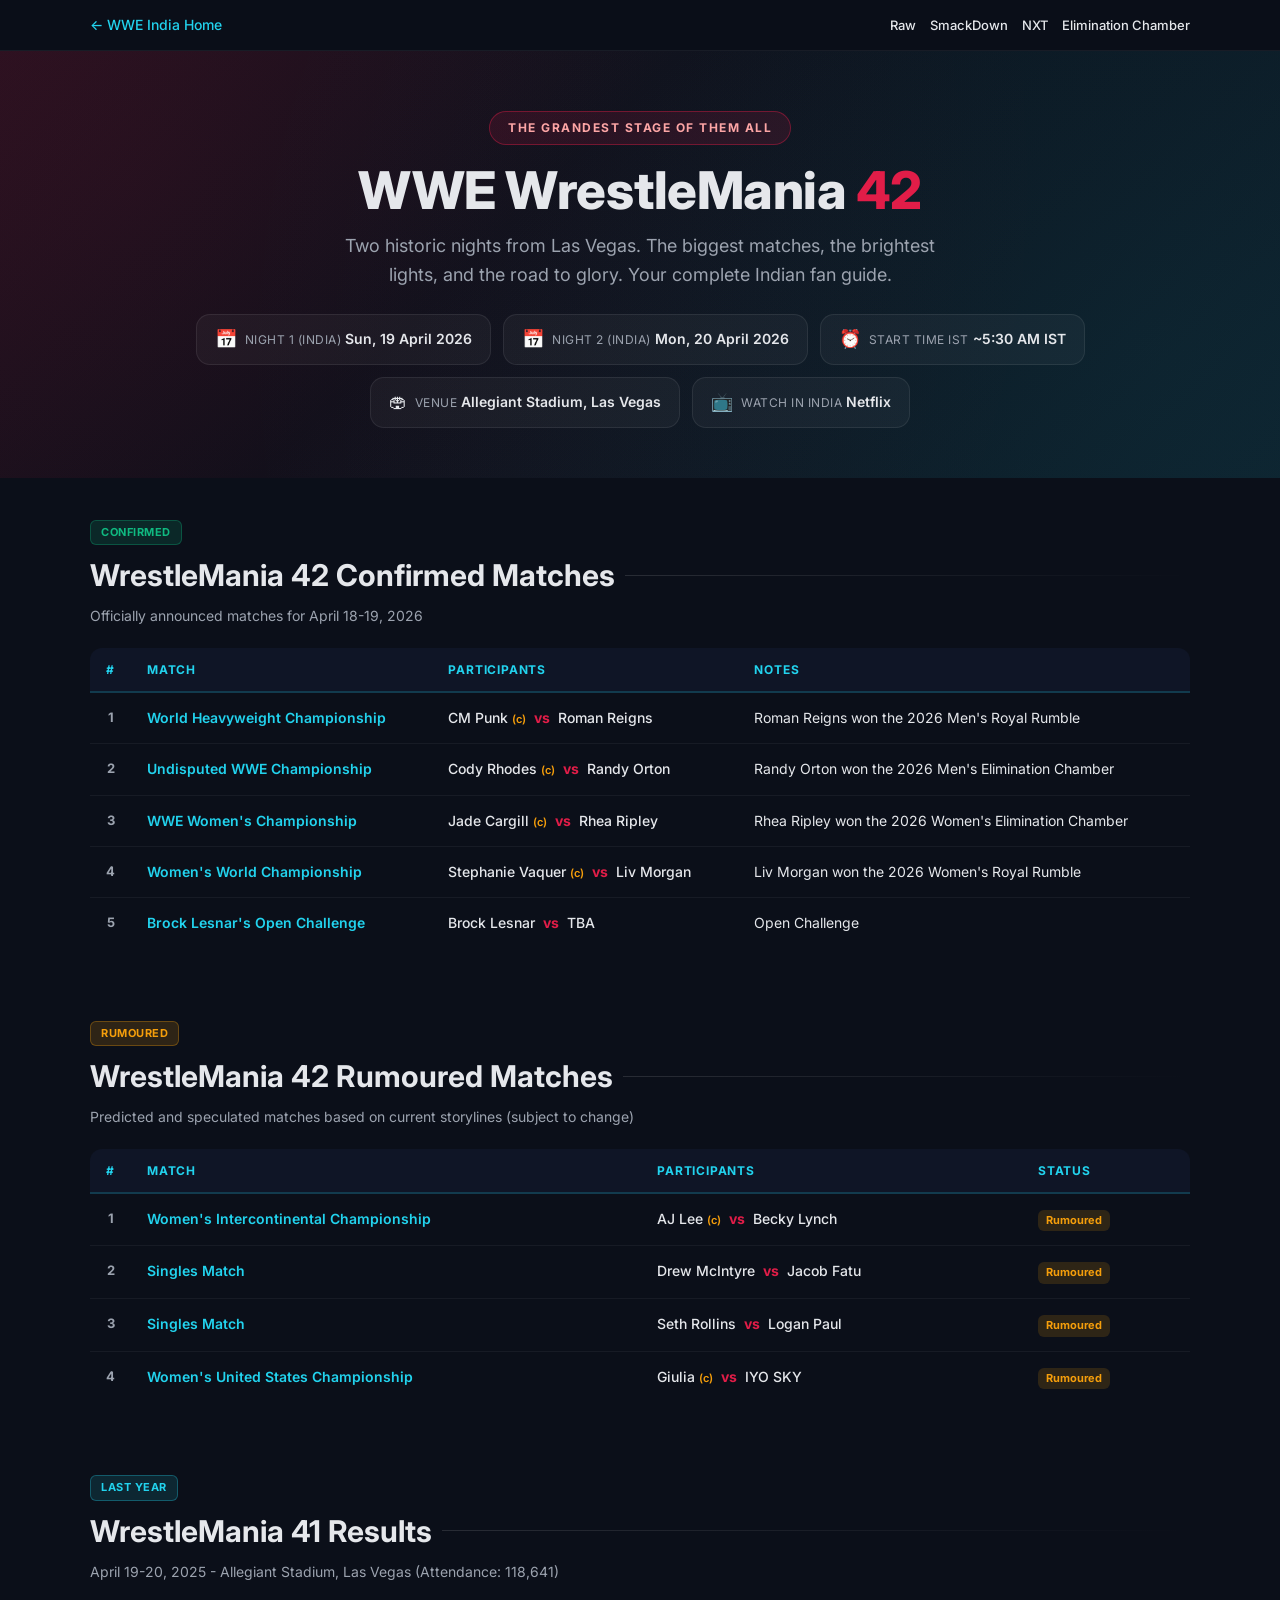
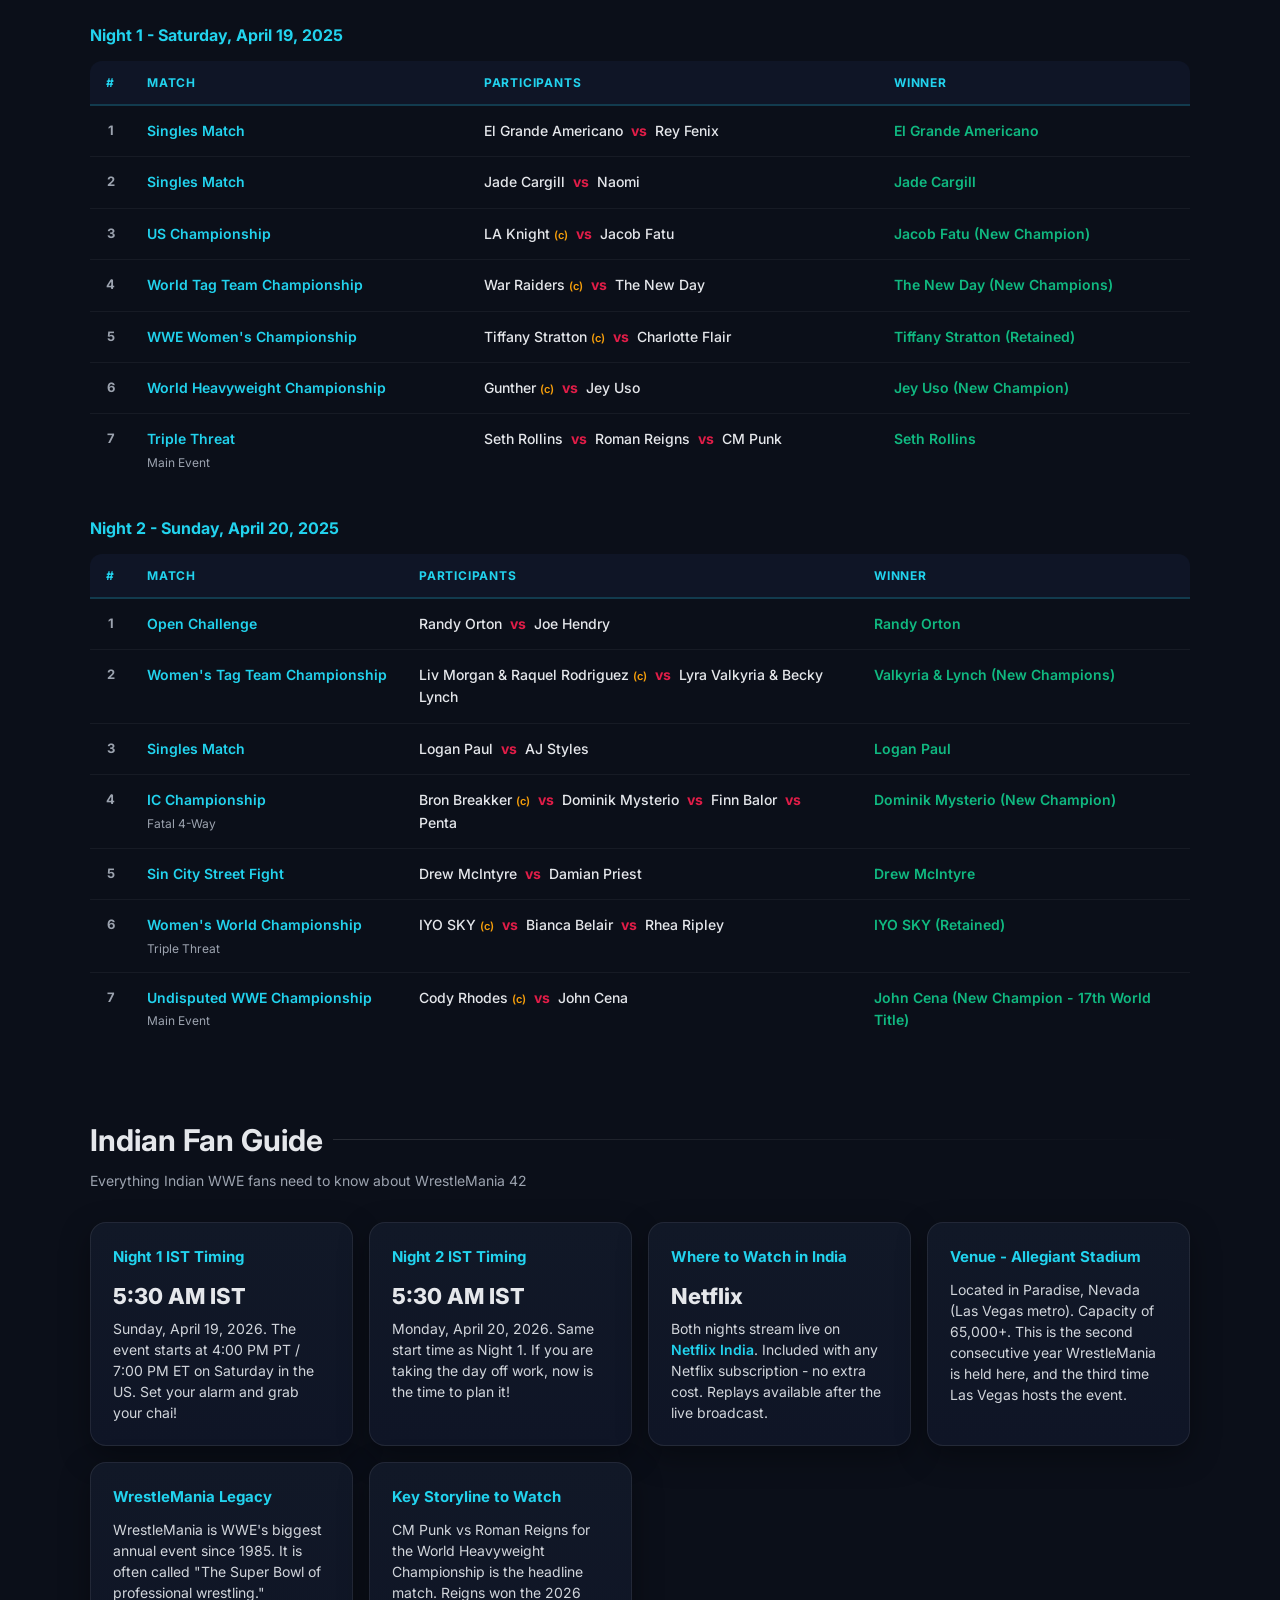
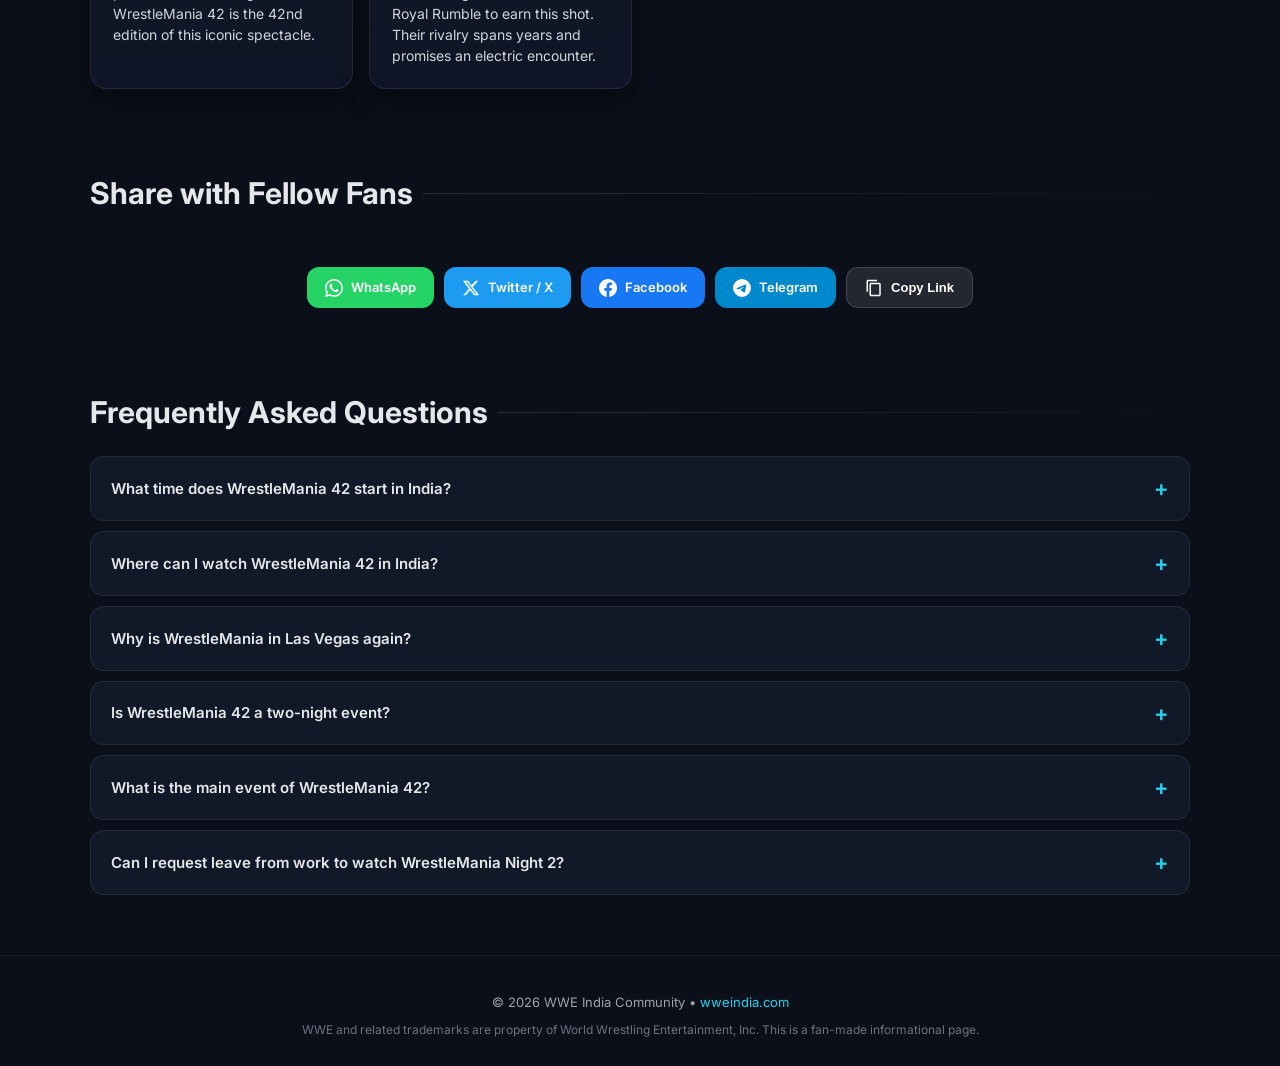
<file: event/wrestlemania/index.html>
<!DOCTYPE html>
<html lang="en">

<head>
    <meta charset="utf-8" />
    <meta name="viewport" content="width=device-width, initial-scale=1" />
    <title>WWE WrestleMania 42 (2026) - Match Card, IST Timing, Where to Watch in India</title>
    <meta name="description"
        content="WWE WrestleMania 42 complete match card, IST timing for both nights, Las Vegas venue, Netflix India streaming. The ultimate guide for Indian WWE fans." />
    <meta name="keywords"
        content="WrestleMania 42, WrestleMania 2026, match card, IST timing, Netflix India, Las Vegas, Roman Reigns, CM Punk, Indian fans" />
    <meta name="robots" content="index, follow, max-image-preview:large, max-snippet:-1, max-video-preview:-1" />
    <meta name="googlebot" content="index, follow, max-image-preview:large, max-snippet:-1, max-video-preview:-1" />
    <meta http-equiv="X-UA-Compatible" content="IE=edge" />

    <!-- Open Graph -->
    <meta property="og:title" content="WWE WrestleMania 42 (2026) - Match Card, IST Timing, Where to Watch" />
    <meta property="og:description"
        content="Two-night spectacle from Las Vegas. Confirmed and rumoured matches, IST timings, and Netflix India streaming details." />
    <meta property="og:type" content="website" />
    <meta property="og:url" content="https://wweindia.com/event/wrestlemania/" />
    <meta property="og:locale" content="en_IN" />
    <meta property="og:image" content="https://wweindia.com/assets/logo.svg" />
    <meta property="og:site_name" content="WWE India" />

    <!-- Twitter Card -->
    <meta name="twitter:card" content="summary_large_image" />
    <meta name="twitter:title" content="WWE WrestleMania 42 (2026) - Match Card, IST Timing" />
    <meta name="twitter:description"
        content="Complete Indian fan guide: confirmed and rumoured matches, IST timings for both nights, Netflix streaming." />
    <meta name="twitter:image" content="https://wweindia.com/assets/logo.svg" />

    <!-- Canonical -->
    <link rel="canonical" href="https://wweindia.com/event/wrestlemania/" />

    <!-- Fonts & Styles -->
    <link rel="preconnect" href="https://fonts.googleapis.com" />
    <link rel="preconnect" href="https://fonts.gstatic.com" crossorigin />
    <link href="https://fonts.googleapis.com/css2?family=Inter:wght@400;500;600;700;800&display=swap"
        rel="stylesheet" />
    <link rel="stylesheet" href="../styles.css" />
    <link rel="icon" href="../../assets/logo.svg" type="image/svg+xml" />

    <!-- Structured Data: SportsEvent -->
    <script type="application/ld+json">
  {
    "@context": "https://schema.org",
    "@type": "SportsEvent",
    "name": "WWE WrestleMania 42",
    "description": "The grandest stage of them all. A two-night WWE Premium Live Event featuring the biggest matches and superstars.",
    "startDate": "2026-04-18T16:00:00-07:00",
    "endDate": "2026-04-19T23:00:00-07:00",
    "eventStatus": "https://schema.org/EventScheduled",
    "eventAttendanceMode": "https://schema.org/MixedEventAttendanceMode",
    "location": {
      "@type": "Place",
      "name": "Allegiant Stadium",
      "address": {
        "@type": "PostalAddress",
        "addressLocality": "Paradise",
        "addressRegion": "Nevada",
        "addressCountry": "US"
      }
    },
    "organizer": {
      "@type": "Organization",
      "name": "WWE",
      "url": "https://www.wwe.com"
    },
    "offers": {
      "@type": "Offer",
      "name": "Watch on Netflix India",
      "url": "https://www.netflix.com",
      "availability": "https://schema.org/InStock",
      "description": "Included with Netflix subscription in India"
    },
    "url": "https://wweindia.com/event/wrestlemania/"
  }
  </script>

    <!-- Structured Data: BreadcrumbList -->
    <script type="application/ld+json">
  {
    "@context": "https://schema.org",
    "@type": "BreadcrumbList",
    "itemListElement": [
      { "@type": "ListItem", "position": 1, "name": "Home", "item": "https://wweindia.com/" },
      { "@type": "ListItem", "position": 2, "name": "Events", "item": "https://wweindia.com/event/" },
      { "@type": "ListItem", "position": 3, "name": "WrestleMania 42", "item": "https://wweindia.com/event/wrestlemania/" }
    ]
  }
  </script>

    <!-- Structured Data: FAQPage -->
    <script type="application/ld+json">
  {
    "@context": "https://schema.org",
    "@type": "FAQPage",
    "mainEntity": [
      {
        "@type": "Question",
        "name": "What time does WrestleMania 42 start in India?",
        "acceptedAnswer": {
          "@type": "Answer",
          "text": "Night 1 starts at approximately 5:30 AM IST on Sunday, April 19, 2026. Night 2 starts at approximately 5:30 AM IST on Monday, April 20, 2026."
        }
      },
      {
        "@type": "Question",
        "name": "Where can I watch WrestleMania 42 in India?",
        "acceptedAnswer": {
          "@type": "Answer",
          "text": "Indian fans can watch both nights of WrestleMania 42 live on Netflix India. It is included with a standard Netflix subscription."
        }
      },
      {
        "@type": "Question",
        "name": "Where is WrestleMania 42 being held?",
        "acceptedAnswer": {
          "@type": "Answer",
          "text": "WrestleMania 42 takes place at Allegiant Stadium in Paradise, Nevada (Las Vegas metro area). This marks the second consecutive year WrestleMania is held at this venue."
        }
      },
      {
        "@type": "Question",
        "name": "Is WrestleMania 42 a two-night event?",
        "acceptedAnswer": {
          "@type": "Answer",
          "text": "Yes, WrestleMania 42 is a two-night event. Night 1 is on Saturday, April 18 (US time), and Night 2 is on Sunday, April 19 (US time). For Indian fans, this translates to Sunday and Monday mornings."
        }
      }
    ]
  }
  </script>
</head>

<body>

    <!-- Navigation -->
    <nav class="back-nav" aria-label="Site navigation">
        <div class="container nav-links">
            <a href="../../index.html" aria-label="Back to homepage">← WWE India Home</a>
            <div class="nav-right">
                <a href="../../shows/raw.html">Raw</a>
                <a href="../../shows/smackdown.html">SmackDown</a>
                <a href="../../shows/nxt.html">NXT</a>
                <a href="../elimination-chamber/">Elimination Chamber</a>
            </div>
        </div>
    </nav>

    <main id="content">

        <!-- Hero Banner -->
        <section class="event-hero">
            <div class="container">
                <span class="event-badge">The Grandest Stage of Them All</span>
                <h1>WWE WrestleMania <span>42</span></h1>
                <p class="tagline">Two historic nights from Las Vegas. The biggest matches, the brightest lights, and
                    the road to glory. Your complete Indian fan guide.</p>
                <div class="quick-info">
                    <div class="quick-pill" aria-label="Night 1 Date">
                        <span class="pill-icon">&#128197;</span>
                        <div>
                            <span class="pill-label">Night 1 (India)</span>
                            <span class="pill-value">Sun, 19 April 2026</span>
                        </div>
                    </div>
                    <div class="quick-pill" aria-label="Night 2 Date">
                        <span class="pill-icon">&#128197;</span>
                        <div>
                            <span class="pill-label">Night 2 (India)</span>
                            <span class="pill-value">Mon, 20 April 2026</span>
                        </div>
                    </div>
                    <div class="quick-pill" aria-label="IST Time">
                        <span class="pill-icon">&#9200;</span>
                        <div>
                            <span class="pill-label">Start Time IST</span>
                            <span class="pill-value">~5:30 AM IST</span>
                        </div>
                    </div>
                    <div class="quick-pill" aria-label="Venue">
                        <span class="pill-icon">&#127967;</span>
                        <div>
                            <span class="pill-label">Venue</span>
                            <span class="pill-value">Allegiant Stadium, Las Vegas</span>
                        </div>
                    </div>
                    <div class="quick-pill" aria-label="Where to Watch">
                        <span class="pill-icon">&#128250;</span>
                        <div>
                            <span class="pill-label">Watch in India</span>
                            <span class="pill-value">Netflix</span>
                        </div>
                    </div>
                </div>
            </div>
        </section>

        <!-- 2026 Confirmed Matches -->
        <section class="container">
            <div class="section-heading reveal">
                <span class="section-tag tag-confirmed">Confirmed</span>
                <h2>WrestleMania 42 Confirmed Matches</h2>
                <p>Officially announced matches for April 18-19, 2026</p>
            </div>

            <div class="match-table-wrap reveal">
                <table class="match-table" aria-label="WrestleMania 42 confirmed matches">
                    <thead>
                        <tr>
                            <th>#</th>
                            <th>Match</th>
                            <th>Participants</th>
                            <th>Notes</th>
                        </tr>
                    </thead>
                    <tbody>
                        <tr>
                            <td class="match-num">1</td>
                            <td>
                                <span class="match-type">World Heavyweight Championship</span>
                            </td>
                            <td class="participants">
                                CM Punk <span class="champion">(c)</span> <span class="vs">vs</span> Roman Reigns
                            </td>
                            <td>Roman Reigns won the 2026 Men's Royal Rumble</td>
                        </tr>
                        <tr>
                            <td class="match-num">2</td>
                            <td>
                                <span class="match-type">Undisputed WWE Championship</span>
                            </td>
                            <td class="participants">
                                Cody Rhodes <span class="champion">(c)</span> <span class="vs">vs</span> Randy Orton
                            </td>
                            <td>Randy Orton won the 2026 Men's Elimination Chamber</td>
                        </tr>
                        <tr>
                            <td class="match-num">3</td>
                            <td>
                                <span class="match-type">WWE Women's Championship</span>
                            </td>
                            <td class="participants">
                                Jade Cargill <span class="champion">(c)</span> <span class="vs">vs</span> Rhea Ripley
                            </td>
                            <td>Rhea Ripley won the 2026 Women's Elimination Chamber</td>
                        </tr>
                        <tr>
                            <td class="match-num">4</td>
                            <td>
                                <span class="match-type">Women's World Championship</span>
                            </td>
                            <td class="participants">
                                Stephanie Vaquer <span class="champion">(c)</span> <span class="vs">vs</span> Liv Morgan
                            </td>
                            <td>Liv Morgan won the 2026 Women's Royal Rumble</td>
                        </tr>
                        <tr>
                            <td class="match-num">5</td>
                            <td>
                                <span class="match-type">Brock Lesnar's Open Challenge</span>
                            </td>
                            <td class="participants">
                                Brock Lesnar <span class="vs">vs</span> TBA
                            </td>
                            <td>Open Challenge</td>
                        </tr>
                    </tbody>
                </table>
            </div>

            <div class="match-cards-mobile reveal">
                <div class="match-card-m">
                    <div class="mc-header">
                        <span class="mc-type">World Heavyweight Championship</span>
                        <span class="status-badge status-confirmed">Confirmed</span>
                    </div>
                    <p class="mc-participants">CM Punk (c) vs Roman Reigns</p>
                    <p class="mc-stipulation">Roman Reigns won the 2026 Men's Royal Rumble</p>
                </div>
                <div class="match-card-m">
                    <div class="mc-header">
                        <span class="mc-type">Undisputed WWE Championship</span>
                        <span class="status-badge status-confirmed">Confirmed</span>
                    </div>
                    <p class="mc-participants">Cody Rhodes (c) vs Randy Orton</p>
                    <p class="mc-stipulation">Randy Orton won the 2026 Men's Elimination Chamber</p>
                </div>
                <div class="match-card-m">
                    <div class="mc-header">
                        <span class="mc-type">WWE Women's Championship</span>
                        <span class="status-badge status-confirmed">Confirmed</span>
                    </div>
                    <p class="mc-participants">Jade Cargill (c) vs Rhea Ripley</p>
                    <p class="mc-stipulation">Rhea Ripley won the 2026 Women's Elimination Chamber</p>
                </div>
                <div class="match-card-m">
                    <div class="mc-header">
                        <span class="mc-type">Women's World Championship</span>
                        <span class="status-badge status-confirmed">Confirmed</span>
                    </div>
                    <p class="mc-participants">Stephanie Vaquer (c) vs Liv Morgan</p>
                    <p class="mc-stipulation">Liv Morgan won the 2026 Women's Royal Rumble</p>
                </div>
                <div class="match-card-m">
                    <div class="mc-header">
                        <span class="mc-type">Brock Lesnar's Open Challenge</span>
                        <span class="status-badge status-confirmed">Confirmed</span>
                    </div>
                    <p class="mc-participants">Brock Lesnar vs TBA</p>
                    <p class="mc-stipulation">Open Challenge</p>
                </div>
            </div>
        </section>

        <!-- 2026 Rumoured Matches -->
        <section class="container">
            <div class="section-heading reveal">
                <span class="section-tag tag-rumoured">Rumoured</span>
                <h2>WrestleMania 42 Rumoured Matches</h2>
                <p>Predicted and speculated matches based on current storylines (subject to change)</p>
            </div>

            <div class="match-table-wrap reveal">
                <table class="match-table" aria-label="WrestleMania 42 rumoured matches">
                    <thead>
                        <tr>
                            <th>#</th>
                            <th>Match</th>
                            <th>Participants</th>
                            <th>Status</th>
                        </tr>
                    </thead>
                    <tbody>
                        <tr>
                            <td class="match-num">1</td>
                            <td><span class="match-type">Women's Intercontinental Championship</span></td>
                            <td class="participants">AJ Lee <span class="champion">(c)</span> <span class="vs">vs</span> Becky Lynch</td>
                            <td><span class="status-badge status-rumoured">Rumoured</span></td>
                        </tr>
                        <tr>
                            <td class="match-num">2</td>
                            <td><span class="match-type">Singles Match</span></td>
                            <td class="participants">Drew McIntyre <span class="vs">vs</span> Jacob Fatu</td>
                            <td><span class="status-badge status-rumoured">Rumoured</span></td>
                        </tr>
                        <tr>
                            <td class="match-num">3</td>
                            <td><span class="match-type">Singles Match</span></td>
                            <td class="participants">Seth Rollins <span class="vs">vs</span> Logan Paul</td>
                            <td><span class="status-badge status-rumoured">Rumoured</span></td>
                        </tr>
                        <tr>
                            <td class="match-num">4</td>
                            <td><span class="match-type">Women's United States Championship</span></td>
                            <td class="participants">Giulia <span class="champion">(c)</span> <span class="vs">vs</span> IYO SKY</td>
                            <td><span class="status-badge status-rumoured">Rumoured</span></td>
                        </tr>
                    </tbody>
                </table>
            </div>

            <div class="match-cards-mobile reveal">
                <div class="match-card-m">
                    <div class="mc-header">
                        <span class="mc-type">Women's Intercontinental Championship</span>
                        <span class="status-badge status-rumoured">Rumoured</span>
                    </div>
                    <p class="mc-participants">AJ Lee (c) vs Becky Lynch</p>
                </div>
                <div class="match-card-m">
                    <div class="mc-header">
                        <span class="mc-type">Singles Match</span>
                        <span class="status-badge status-rumoured">Rumoured</span>
                    </div>
                    <p class="mc-participants">Drew McIntyre vs Jacob Fatu</p>
                </div>
                <div class="match-card-m">
                    <div class="mc-header">
                        <span class="mc-type">Singles Match</span>
                        <span class="status-badge status-rumoured">Rumoured</span>
                    </div>
                    <p class="mc-participants">Seth Rollins vs Logan Paul</p>
                </div>
                <div class="match-card-m">
                    <div class="mc-header">
                        <span class="mc-type">Women's United States Championship</span>
                        <span class="status-badge status-rumoured">Rumoured</span>
                    </div>
                    <p class="mc-participants">Giulia (c) vs IYO SKY</p>
                </div>
            </div>
        </section>

        <!-- WrestleMania 41 Results -->
        <section class="container">
            <div class="section-heading reveal">
                <span class="section-tag tag-result">Last Year</span>
                <h2>WrestleMania 41 Results</h2>
                <p>April 19-20, 2025 - Allegiant Stadium, Las Vegas (Attendance: 118,641)</p>
            </div>

            <!-- Night 1 -->
            <h3 style="color:var(--brand-2);font-size:16px;margin: 20px 0 12px;font-weight:700;">Night 1 - Saturday,
                April 19, 2025</h3>
            <div class="match-table-wrap reveal">
                <table class="match-table" aria-label="WrestleMania 41 Night 1 results">
                    <thead>
                        <tr>
                            <th>#</th>
                            <th>Match</th>
                            <th>Participants</th>
                            <th>Winner</th>
                        </tr>
                    </thead>
                    <tbody>
                        <tr>
                            <td class="match-num">1</td>
                            <td><span class="match-type">Singles Match</span></td>
                            <td class="participants">El Grande Americano <span class="vs">vs</span> Rey Fenix</td>
                            <td class="winner-cell">El Grande Americano</td>
                        </tr>
                        <tr>
                            <td class="match-num">2</td>
                            <td><span class="match-type">Singles Match</span></td>
                            <td class="participants">Jade Cargill <span class="vs">vs</span> Naomi</td>
                            <td class="winner-cell">Jade Cargill</td>
                        </tr>
                        <tr>
                            <td class="match-num">3</td>
                            <td><span class="match-type">US Championship</span></td>
                            <td class="participants">LA Knight <span class="champion">(c)</span> <span
                                    class="vs">vs</span> Jacob Fatu</td>
                            <td class="winner-cell">Jacob Fatu (New Champion)</td>
                        </tr>
                        <tr>
                            <td class="match-num">4</td>
                            <td><span class="match-type">World Tag Team Championship</span></td>
                            <td class="participants">War Raiders <span class="champion">(c)</span> <span
                                    class="vs">vs</span> The New Day</td>
                            <td class="winner-cell">The New Day (New Champions)</td>
                        </tr>
                        <tr>
                            <td class="match-num">5</td>
                            <td><span class="match-type">WWE Women's Championship</span></td>
                            <td class="participants">Tiffany Stratton <span class="champion">(c)</span> <span
                                    class="vs">vs</span> Charlotte Flair</td>
                            <td class="winner-cell">Tiffany Stratton (Retained)</td>
                        </tr>
                        <tr>
                            <td class="match-num">6</td>
                            <td><span class="match-type">World Heavyweight Championship</span></td>
                            <td class="participants">Gunther <span class="champion">(c)</span> <span
                                    class="vs">vs</span> Jey Uso</td>
                            <td class="winner-cell">Jey Uso (New Champion)</td>
                        </tr>
                        <tr>
                            <td class="match-num">7</td>
                            <td>
                                <span class="match-type">Triple Threat</span>
                                <span class="match-stipulation">Main Event</span>
                            </td>
                            <td class="participants">Seth Rollins <span class="vs">vs</span> Roman Reigns <span
                                    class="vs">vs</span> CM Punk</td>
                            <td class="winner-cell">Seth Rollins</td>
                        </tr>
                    </tbody>
                </table>
            </div>

            <!-- Night 1 Mobile -->
            <div class="match-cards-mobile reveal">
                <div class="match-card-m">
                    <div class="mc-header"><span class="mc-type">Singles Match</span></div>
                    <p class="mc-participants">El Grande Americano vs Rey Fenix</p>
                    <p class="mc-winner">Winner: El Grande Americano</p>
                </div>
                <div class="match-card-m">
                    <div class="mc-header"><span class="mc-type">Singles Match</span></div>
                    <p class="mc-participants">Jade Cargill vs Naomi</p>
                    <p class="mc-winner">Winner: Jade Cargill</p>
                </div>
                <div class="match-card-m">
                    <div class="mc-header"><span class="mc-type">US Championship</span></div>
                    <p class="mc-participants">LA Knight (c) vs Jacob Fatu</p>
                    <p class="mc-winner">Winner: Jacob Fatu (New Champion)</p>
                </div>
                <div class="match-card-m">
                    <div class="mc-header"><span class="mc-type">World Tag Team Championship</span></div>
                    <p class="mc-participants">War Raiders (c) vs The New Day</p>
                    <p class="mc-winner">Winner: The New Day (New Champions)</p>
                </div>
                <div class="match-card-m">
                    <div class="mc-header"><span class="mc-type">WWE Women's Championship</span></div>
                    <p class="mc-participants">Tiffany Stratton (c) vs Charlotte Flair</p>
                    <p class="mc-winner">Winner: Tiffany Stratton (Retained)</p>
                </div>
                <div class="match-card-m">
                    <div class="mc-header"><span class="mc-type">World Heavyweight Championship</span></div>
                    <p class="mc-participants">Gunther (c) vs Jey Uso</p>
                    <p class="mc-winner">Winner: Jey Uso (New Champion)</p>
                </div>
                <div class="match-card-m">
                    <div class="mc-header"><span class="mc-type">Triple Threat (Main Event)</span></div>
                    <p class="mc-participants">Seth Rollins vs Roman Reigns vs CM Punk</p>
                    <p class="mc-winner">Winner: Seth Rollins</p>
                </div>
            </div>

            <!-- Night 2 -->
            <h3 style="color:var(--brand-2);font-size:16px;margin: 28px 0 12px;font-weight:700;">Night 2 - Sunday, April
                20, 2025</h3>
            <div class="match-table-wrap reveal">
                <table class="match-table" aria-label="WrestleMania 41 Night 2 results">
                    <thead>
                        <tr>
                            <th>#</th>
                            <th>Match</th>
                            <th>Participants</th>
                            <th>Winner</th>
                        </tr>
                    </thead>
                    <tbody>
                        <tr>
                            <td class="match-num">1</td>
                            <td><span class="match-type">Open Challenge</span></td>
                            <td class="participants">Randy Orton <span class="vs">vs</span> Joe Hendry</td>
                            <td class="winner-cell">Randy Orton</td>
                        </tr>
                        <tr>
                            <td class="match-num">2</td>
                            <td><span class="match-type">Women's Tag Team Championship</span></td>
                            <td class="participants">Liv Morgan &amp; Raquel Rodriguez <span class="champion">(c)</span>
                                <span class="vs">vs</span> Lyra Valkyria &amp; Becky Lynch
                            </td>
                            <td class="winner-cell">Valkyria &amp; Lynch (New Champions)</td>
                        </tr>
                        <tr>
                            <td class="match-num">3</td>
                            <td><span class="match-type">Singles Match</span></td>
                            <td class="participants">Logan Paul <span class="vs">vs</span> AJ Styles</td>
                            <td class="winner-cell">Logan Paul</td>
                        </tr>
                        <tr>
                            <td class="match-num">4</td>
                            <td>
                                <span class="match-type">IC Championship</span>
                                <span class="match-stipulation">Fatal 4-Way</span>
                            </td>
                            <td class="participants">Bron Breakker <span class="champion">(c)</span> <span
                                    class="vs">vs</span> Dominik Mysterio <span class="vs">vs</span> Finn Balor <span
                                    class="vs">vs</span> Penta</td>
                            <td class="winner-cell">Dominik Mysterio (New Champion)</td>
                        </tr>
                        <tr>
                            <td class="match-num">5</td>
                            <td><span class="match-type">Sin City Street Fight</span></td>
                            <td class="participants">Drew McIntyre <span class="vs">vs</span> Damian Priest</td>
                            <td class="winner-cell">Drew McIntyre</td>
                        </tr>
                        <tr>
                            <td class="match-num">6</td>
                            <td>
                                <span class="match-type">Women's World Championship</span>
                                <span class="match-stipulation">Triple Threat</span>
                            </td>
                            <td class="participants">IYO SKY <span class="champion">(c)</span> <span
                                    class="vs">vs</span> Bianca Belair <span class="vs">vs</span> Rhea Ripley</td>
                            <td class="winner-cell">IYO SKY (Retained)</td>
                        </tr>
                        <tr>
                            <td class="match-num">7</td>
                            <td>
                                <span class="match-type">Undisputed WWE Championship</span>
                                <span class="match-stipulation">Main Event</span>
                            </td>
                            <td class="participants">Cody Rhodes <span class="champion">(c)</span> <span
                                    class="vs">vs</span> John Cena</td>
                            <td class="winner-cell">John Cena (New Champion - 17th World Title)</td>
                        </tr>
                    </tbody>
                </table>
            </div>

            <!-- Night 2 Mobile -->
            <div class="match-cards-mobile reveal">
                <div class="match-card-m">
                    <div class="mc-header"><span class="mc-type">Open Challenge</span></div>
                    <p class="mc-participants">Randy Orton vs Joe Hendry</p>
                    <p class="mc-winner">Winner: Randy Orton</p>
                </div>
                <div class="match-card-m">
                    <div class="mc-header"><span class="mc-type">Women's Tag Team Championship</span></div>
                    <p class="mc-participants">Liv Morgan &amp; Raquel Rodriguez (c) vs Lyra Valkyria &amp; Becky Lynch
                    </p>
                    <p class="mc-winner">Winner: Valkyria &amp; Lynch (New Champions)</p>
                </div>
                <div class="match-card-m">
                    <div class="mc-header"><span class="mc-type">Singles Match</span></div>
                    <p class="mc-participants">Logan Paul vs AJ Styles</p>
                    <p class="mc-winner">Winner: Logan Paul</p>
                </div>
                <div class="match-card-m">
                    <div class="mc-header"><span class="mc-type">IC Championship (Fatal 4-Way)</span></div>
                    <p class="mc-participants">Bron Breakker (c) vs Dominik Mysterio vs Finn Balor vs Penta</p>
                    <p class="mc-winner">Winner: Dominik Mysterio (New Champion)</p>
                </div>
                <div class="match-card-m">
                    <div class="mc-header"><span class="mc-type">Sin City Street Fight</span></div>
                    <p class="mc-participants">Drew McIntyre vs Damian Priest</p>
                    <p class="mc-winner">Winner: Drew McIntyre</p>
                </div>
                <div class="match-card-m">
                    <div class="mc-header"><span class="mc-type">Women's World Championship (Triple Threat)</span></div>
                    <p class="mc-participants">IYO SKY (c) vs Bianca Belair vs Rhea Ripley</p>
                    <p class="mc-winner">Winner: IYO SKY (Retained)</p>
                </div>
                <div class="match-card-m">
                    <div class="mc-header"><span class="mc-type">Undisputed WWE Championship (Main Event)</span></div>
                    <p class="mc-participants">Cody Rhodes (c) vs John Cena</p>
                    <p class="mc-winner">Winner: John Cena (New Champion - 17th World Title)</p>
                </div>
            </div>
        </section>

        <!-- Indian Fan Guide -->
        <section class="container">
            <div class="section-heading reveal">
                <h2>Indian Fan Guide</h2>
                <p>Everything Indian WWE fans need to know about WrestleMania 42</p>
            </div>
            <div class="info-grid reveal">
                <div class="info-card">
                    <h3>Night 1 IST Timing</h3>
                    <span class="info-highlight">5:30 AM IST</span>
                    <p>Sunday, April 19, 2026. The event starts at 4:00 PM PT / 7:00 PM ET on Saturday in the US. Set
                        your alarm and grab your chai!</p>
                </div>
                <div class="info-card">
                    <h3>Night 2 IST Timing</h3>
                    <span class="info-highlight">5:30 AM IST</span>
                    <p>Monday, April 20, 2026. Same start time as Night 1. If you are taking the day off work, now is
                        the time to plan it!</p>
                </div>
                <div class="info-card">
                    <h3>Where to Watch in India</h3>
                    <span class="info-highlight">Netflix</span>
                    <p>Both nights stream live on <a href="https://www.netflix.com" target="_blank"
                            rel="noopener">Netflix India</a>. Included with any Netflix subscription - no extra cost.
                        Replays available after the live broadcast.</p>
                </div>
                <div class="info-card">
                    <h3>Venue - Allegiant Stadium</h3>
                    <p>Located in Paradise, Nevada (Las Vegas metro). Capacity of 65,000+. This is the second
                        consecutive year WrestleMania is held here, and the third time Las Vegas hosts the event.</p>
                </div>
                <div class="info-card">
                    <h3>WrestleMania Legacy</h3>
                    <p>WrestleMania is WWE's biggest annual event since 1985. It is often called "The Super Bowl of
                        professional wrestling." WrestleMania 42 is the 42nd edition of this iconic spectacle.</p>
                </div>
                <div class="info-card">
                    <h3>Key Storyline to Watch</h3>
                    <p>CM Punk vs Roman Reigns for the World Heavyweight Championship is the headline match. Reigns won
                        the 2026 Royal Rumble to earn this shot. Their rivalry spans years and promises an electric
                        encounter.</p>
                </div>
            </div>
        </section>

        <!-- Social Share -->
        <section class="container">
            <div class="section-heading reveal">
                <h2>Share with Fellow Fans</h2>
            </div>
            <div class="social-share reveal">
                <a href="#" class="share-btn share-whatsapp" data-platform="whatsapp" aria-label="Share on WhatsApp">
                    <svg viewBox="0 0 24 24">
                        <path
                            d="M17.472 14.382c-.297-.149-1.758-.867-2.03-.967-.273-.099-.471-.148-.67.15-.197.297-.767.966-.94 1.164-.173.199-.347.223-.644.075-.297-.15-1.255-.463-2.39-1.475-.883-.788-1.48-1.761-1.653-2.059-.173-.297-.018-.458.13-.606.134-.133.298-.347.446-.52.149-.174.198-.298.298-.497.099-.198.05-.371-.025-.52-.075-.149-.669-1.612-.916-2.207-.242-.579-.487-.5-.669-.51-.173-.008-.371-.01-.57-.01-.198 0-.52.074-.792.372-.272.297-1.04 1.016-1.04 2.479 0 1.462 1.065 2.875 1.213 3.074.149.198 2.096 3.2 5.077 4.487.709.306 1.262.489 1.694.625.712.227 1.36.195 1.871.118.571-.085 1.758-.719 2.006-1.413.248-.694.248-1.289.173-1.413-.074-.124-.272-.198-.57-.347m-5.421 7.403h-.004a9.87 9.87 0 01-5.031-1.378l-.361-.214-3.741.982.998-3.648-.235-.374a9.86 9.86 0 01-1.51-5.26c.001-5.45 4.436-9.884 9.888-9.884 2.64 0 5.122 1.03 6.988 2.898a9.825 9.825 0 012.893 6.994c-.003 5.45-4.437 9.884-9.885 9.884m8.413-18.297A11.815 11.815 0 0012.05 0C5.495 0 .16 5.335.157 11.892c0 2.096.547 4.142 1.588 5.945L.057 24l6.305-1.654a11.882 11.882 0 005.683 1.448h.005c6.554 0 11.89-5.335 11.893-11.893a11.821 11.821 0 00-3.48-8.413z" />
                    </svg>
                    WhatsApp
                </a>
                <a href="#" class="share-btn share-twitter" data-platform="twitter" aria-label="Share on X / Twitter">
                    <svg viewBox="0 0 24 24">
                        <path
                            d="M18.244 2.25h3.308l-7.227 8.26 8.502 11.24H16.17l-5.214-6.817L4.99 21.75H1.68l7.73-8.835L1.254 2.25H8.08l4.713 6.231zm-1.161 17.52h1.833L7.084 4.126H5.117z" />
                    </svg>
                    Twitter / X
                </a>
                <a href="#" class="share-btn share-facebook" data-platform="facebook" aria-label="Share on Facebook">
                    <svg viewBox="0 0 24 24">
                        <path
                            d="M24 12.073c0-6.627-5.373-12-12-12s-12 5.373-12 12c0 5.99 4.388 10.954 10.125 11.854v-8.385H7.078v-3.47h3.047V9.43c0-3.007 1.792-4.669 4.533-4.669 1.312 0 2.686.235 2.686.235v2.953H15.83c-1.491 0-1.956.925-1.956 1.874v2.25h3.328l-.532 3.47h-2.796v8.385C19.612 23.027 24 18.062 24 12.073z" />
                    </svg>
                    Facebook
                </a>
                <a href="#" class="share-btn share-telegram" data-platform="telegram" aria-label="Share on Telegram">
                    <svg viewBox="0 0 24 24">
                        <path
                            d="M11.944 0A12 12 0 000 12a12 12 0 0012 12 12 12 0 0012-12A12 12 0 0012 0zm4.962 7.224c.1-.002.321.023.465.14a.506.506 0 01.171.325c.016.093.036.306.02.472-.18 1.898-.962 6.502-1.36 8.627-.168.9-.499 1.201-.82 1.23-.696.065-1.225-.46-1.9-.902-1.056-.693-1.653-1.124-2.678-1.8-1.185-.78-.417-1.21.258-1.91.177-.184 3.247-2.977 3.307-3.23.007-.032.014-.15-.056-.212s-.174-.041-.249-.024c-.106.024-1.793 1.14-5.061 3.345-.479.33-.913.49-1.302.48-.428-.008-1.252-.241-1.865-.44-.752-.245-1.349-.374-1.297-.789.027-.216.325-.437.893-.663 3.498-1.524 5.83-2.529 6.998-3.014 3.332-1.386 4.025-1.627 4.476-1.635z" />
                    </svg>
                    Telegram
                </a>
                <button class="share-btn share-copy" data-platform="copy" aria-label="Copy link">
                    <svg viewBox="0 0 24 24">
                        <path
                            d="M16 1H4c-1.1 0-2 .9-2 2v14h2V3h12V1zm3 4H8c-1.1 0-2 .9-2 2v14c0 1.1.9 2 2 2h11c1.1 0 2-.9 2-2V7c0-1.1-.9-2-2-2zm0 16H8V7h11v14z" />
                    </svg>
                    Copy Link
                </button>
            </div>
        </section>

        <!-- FAQ Section -->
        <section class="container faq-section">
            <div class="section-heading reveal">
                <h2>Frequently Asked Questions</h2>
            </div>

            <div class="faq-item reveal">
                <button class="faq-question" aria-expanded="false">What time does WrestleMania 42 start in
                    India?</button>
                <div class="faq-answer">
                    <p>Night 1 starts at approximately 5:30 AM IST on Sunday, April 19, 2026. Night 2 starts at
                        approximately 5:30 AM IST on Monday, April 20, 2026. In the US, both nights begin at 4:00 PM PT
                        / 7:00 PM ET.</p>
                </div>
            </div>
            <div class="faq-item reveal">
                <button class="faq-question" aria-expanded="false">Where can I watch WrestleMania 42 in India?</button>
                <div class="faq-answer">
                    <p>Both nights of WrestleMania 42 stream live on Netflix India. It is included with any Netflix
                        subscription - no additional pay-per-view cost. Replays are usually available the same day after
                        the live event ends.</p>
                </div>
            </div>
            <div class="faq-item reveal">
                <button class="faq-question" aria-expanded="false">Why is WrestleMania in Las Vegas again?</button>
                <div class="faq-answer">
                    <p>WrestleMania 42 returns to Allegiant Stadium for a second consecutive year. Las Vegas has become
                        a premier destination for major WWE events due to its large-capacity venue, world-class
                        hospitality, and global appeal. This is only the third time WrestleMania has been held in Las
                        Vegas.</p>
                </div>
            </div>
            <div class="faq-item reveal">
                <button class="faq-question" aria-expanded="false">Is WrestleMania 42 a two-night event?</button>
                <div class="faq-answer">
                    <p>Yes, WrestleMania 42 spans two nights: Saturday, April 18 and Sunday, April 19 (US time). For
                        Indian viewers, this means Sunday morning (Night 1) and Monday morning (Night 2). Each night
                        features a full card of matches and typically runs 4-5 hours.</p>
                </div>
            </div>
            <div class="faq-item reveal">
                <button class="faq-question" aria-expanded="false">What is the main event of WrestleMania 42?</button>
                <div class="faq-answer">
                    <p>The headline match is CM Punk vs Roman Reigns for the World Heavyweight Championship. Roman
                        Reigns earned this opportunity by winning the 2026 Men's Royal Rumble. Other confirmed matches
                        include Stephanie Vaquer vs Liv Morgan for the Women's World Championship.</p>
                </div>
            </div>
            <div class="faq-item reveal">
                <button class="faq-question" aria-expanded="false">Can I request leave from work to watch WrestleMania
                    Night 2?</button>
                <div class="faq-answer">
                    <p>Night 2 falls on a Monday morning (5:30 AM IST, April 20). Many Indian fans plan ahead by taking
                        a half-day or the full day off. If you cannot take leave, the replay will be available on
                        Netflix later that day. Avoid social media to stay spoiler-free!</p>
                </div>
            </div>
        </section>

    </main>

    <!-- Footer -->
    <footer class="event-footer">
        <p>&copy; <span id="year"></span> WWE India Community &bull; <a href="../../index.html">wweindia.com</a></p>
        <p><small>WWE and related trademarks are property of World Wrestling Entertainment, Inc. This is a fan-made
                informational page.</small></p>
    </footer>

    <script src="../script.js" defer></script>
</body>

</html>
</file>
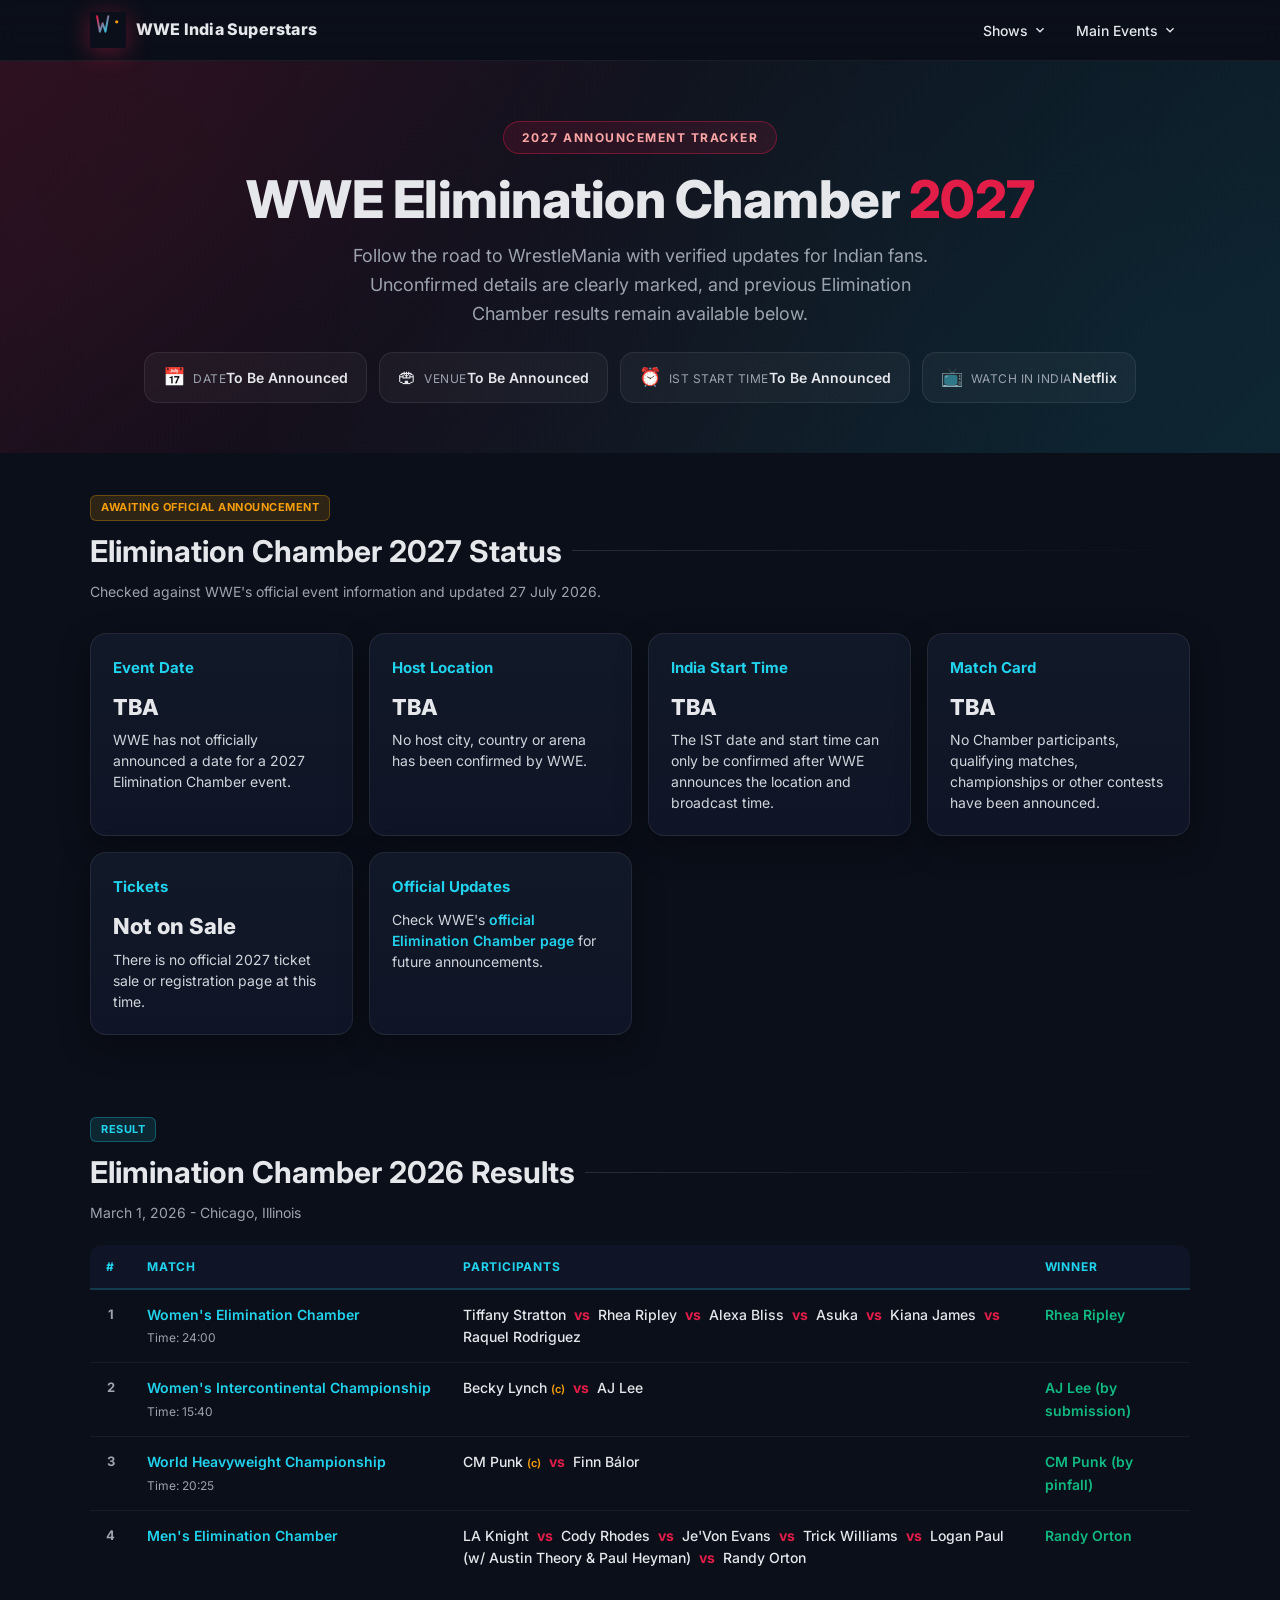
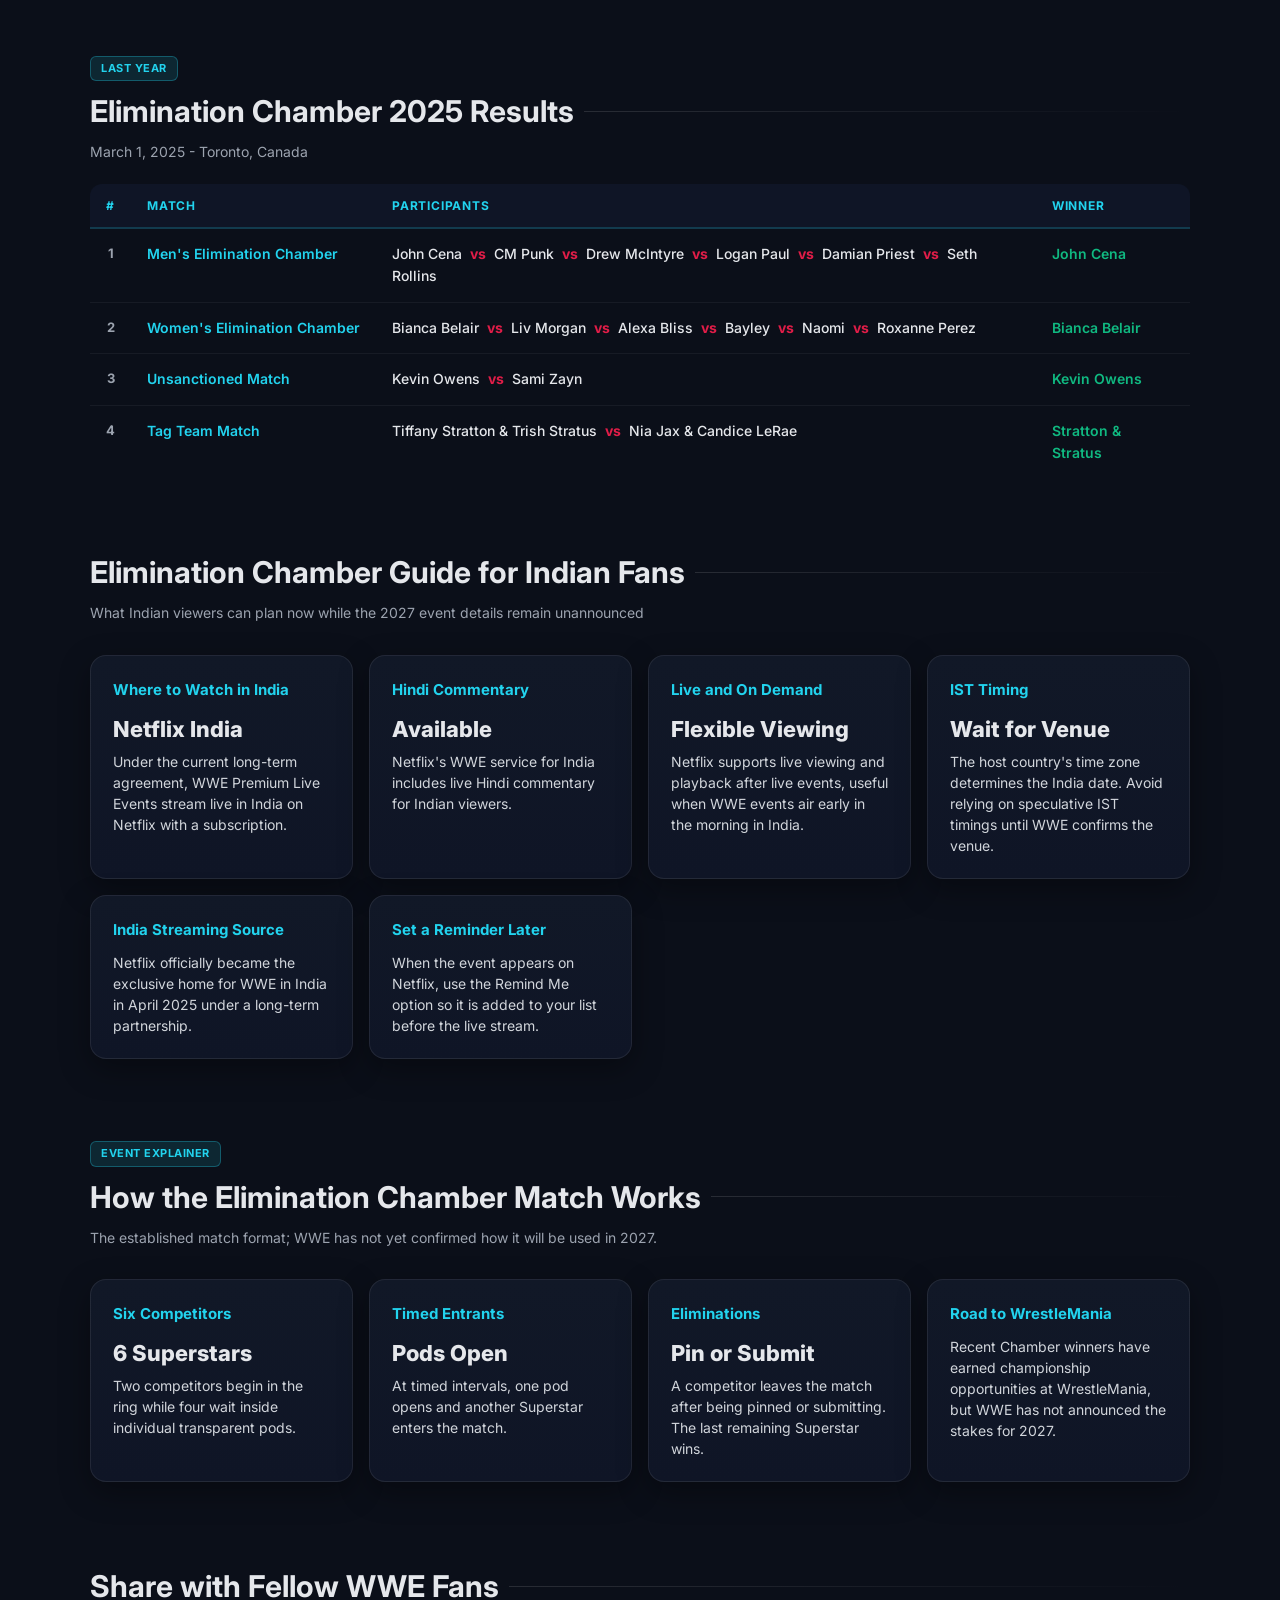
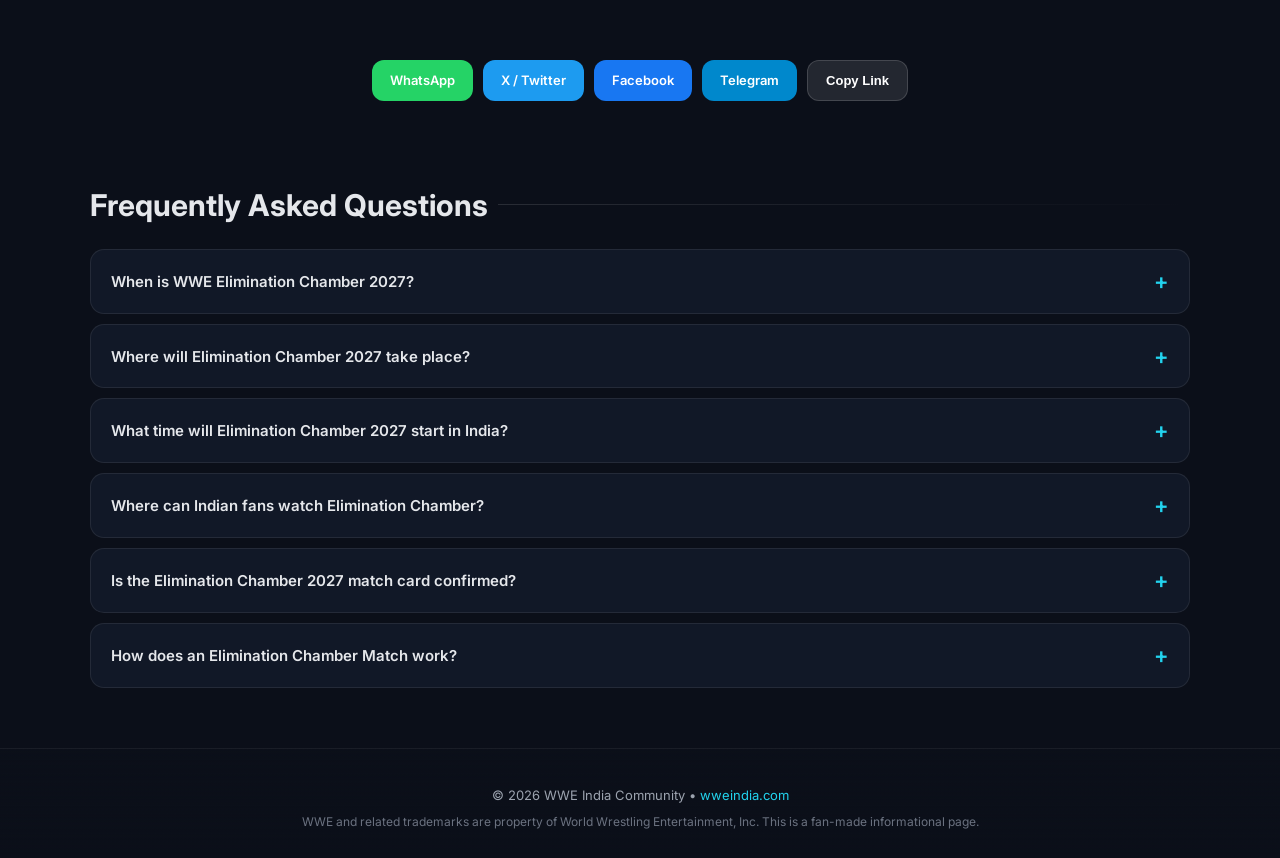
<file: event/elimination-chamber.html>
<!DOCTYPE html>
<html lang="en-IN">

<head>
  <meta charset="utf-8" />
  <meta name="viewport" content="width=device-width, initial-scale=1" />
  <title>WWE Elimination Chamber 2027: India Time, Date &amp; Match Card Updates</title>
  <meta name="description"
    content="Track WWE Elimination Chamber 2027 date, venue, card, IST time and Netflix India updates, plus complete 2026 and 2025 results." />
  <meta name="keywords"
    content="WWE Elimination Chamber 2027, Elimination Chamber India time, Elimination Chamber IST, Elimination Chamber Netflix India, Elimination Chamber match card, WWE 2027" />
  <meta name="author" content="WWE India Community" />
  <meta name="robots" content="index, follow, max-image-preview:large, max-snippet:-1, max-video-preview:-1" />
  <meta name="googlebot" content="index, follow, max-image-preview:large, max-snippet:-1, max-video-preview:-1" />

  <meta property="og:title" content="WWE Elimination Chamber 2027 - India Fan Update Tracker" />
  <meta property="og:description"
    content="Follow official Elimination Chamber 2027 announcements, including the date, location, IST time, match card and India streaming." />
  <meta property="og:type" content="website" />
  <meta property="og:url" content="https://wweindia.com/event/elimination-chamber.html" />
  <meta property="og:locale" content="en_IN" />
  <meta property="og:image" content="https://wweindia.com/assets/logo.svg" />
  <meta property="og:site_name" content="WWE India" />

  <meta name="twitter:card" content="summary_large_image" />
  <meta name="twitter:title" content="WWE Elimination Chamber 2027 - India Guide" />
  <meta name="twitter:description"
    content="Official announcement tracker for the date, venue, match card, IST timing and India streaming details." />
  <meta name="twitter:image" content="https://wweindia.com/assets/logo.svg" />

  <link rel="canonical" href="https://wweindia.com/event/elimination-chamber.html" />
  <link rel="preconnect" href="https://fonts.googleapis.com" />
  <link rel="preconnect" href="https://fonts.gstatic.com" crossorigin />
  <link href="https://fonts.googleapis.com/css2?family=Inter:wght@400;500;600;700;800&amp;display=swap"
    rel="stylesheet" />
  <link rel="stylesheet" href="../css/styles.css" />
  <link rel="stylesheet" href="./styles.css" />
  <link rel="icon" href="../assets/logo.svg" type="image/svg+xml" />

  <script type="application/ld+json">
  {
    "@context": "https://schema.org",
    "@type": "WebPage",
    "@id": "https://wweindia.com/event/elimination-chamber.html#webpage",
    "url": "https://wweindia.com/event/elimination-chamber.html",
    "name": "WWE Elimination Chamber 2027: India Time, Date and Match Card Updates",
    "description": "A verified announcement tracker for Indian fans covering WWE Elimination Chamber 2027, with archived 2026 and 2025 results.",
    "inLanguage": "en-IN",
    "dateModified": "2026-07-27",
    "isPartOf": {
      "@type": "WebSite",
      "name": "WWE India",
      "url": "https://wweindia.com/"
    },
    "about": {
      "@type": "Thing",
      "name": "WWE Elimination Chamber"
    }
  }
  </script>

  <script type="application/ld+json">
  {
    "@context": "https://schema.org",
    "@type": "BreadcrumbList",
    "itemListElement": [
      { "@type": "ListItem", "position": 1, "name": "Home", "item": "https://wweindia.com/" },
      { "@type": "ListItem", "position": 2, "name": "Events", "item": "https://wweindia.com/event/" },
      { "@type": "ListItem", "position": 3, "name": "Elimination Chamber 2027", "item": "https://wweindia.com/event/elimination-chamber.html" }
    ]
  }
  </script>

  <script type="application/ld+json">
  {
    "@context": "https://schema.org",
    "@type": "FAQPage",
    "mainEntity": [
      {
        "@type": "Question",
        "name": "When is WWE Elimination Chamber 2027?",
        "acceptedAnswer": {
          "@type": "Answer",
          "text": "WWE has not officially announced a date for Elimination Chamber 2027."
        }
      },
      {
        "@type": "Question",
        "name": "Where will WWE Elimination Chamber 2027 take place?",
        "acceptedAnswer": {
          "@type": "Answer",
          "text": "WWE has not officially announced the host city, country or venue for Elimination Chamber 2027."
        }
      },
      {
        "@type": "Question",
        "name": "Where can Indian fans watch WWE Elimination Chamber?",
        "acceptedAnswer": {
          "@type": "Answer",
          "text": "Under the current long-term WWE agreement in India, WWE Premium Live Events stream live on Netflix India with Hindi commentary available."
        }
      },
      {
        "@type": "Question",
        "name": "How does an Elimination Chamber Match work?",
        "acceptedAnswer": {
          "@type": "Answer",
          "text": "Six Superstars compete. Two begin in the ring while four wait in individual pods. A pod opens at timed intervals, and competitors are eliminated by pinfall or submission until one winner remains."
        }
      },
      {
        "@type": "Question",
        "name": "Is the Elimination Chamber 2027 match card confirmed?",
        "acceptedAnswer": {
          "@type": "Answer",
          "text": "No matches, championships, qualifying matches or participating Superstars have been officially announced for Elimination Chamber 2027."
        }
      }
    ]
  }
  </script>
</head>

<body>
  <header class="site-header">
    <div class="container header-content">
      <a href="../index.html" class="brand" aria-label="WWE India home">
        <img src="../assets/logo.svg" alt="WWE India" class="brand-logo" />
        <span class="brand-text">WWE India Superstars</span>
      </a>
      <button class="mobile-menu-btn" id="mobileMenuBtn" type="button" aria-label="Toggle navigation"
        aria-expanded="false" aria-controls="headerNav">
        <svg viewBox="0 0 24 24" class="menu-icon-open" aria-hidden="true">
          <path fill="currentColor" d="M3 18h18v-2H3v2zm0-5h18v-2H3v2zm0-7v2h18V6H3z" />
        </svg>
        <svg viewBox="0 0 24 24" class="menu-icon-close" aria-hidden="true">
          <path fill="currentColor"
            d="M19 6.41L17.59 5 12 10.59 6.41 5 5 6.41 10.59 12 5 17.59 6.41 19 12 13.41 17.59 19 19 17.59 13.41 12 19 6.41z" />
        </svg>
      </button>
      <nav class="header-nav" id="headerNav" aria-label="Main navigation">
        <div class="nav-dropdown">
          <button class="nav-dropdown-btn" type="button" aria-expanded="false">Shows
            <svg viewBox="0 0 24 24" aria-hidden="true">
              <path fill="currentColor" d="M7.41 8.59L12 13.17l4.59-4.58L18 10l-6 6-6-6 1.41-1.41z" />
            </svg>
          </button>
          <div class="nav-dropdown-content">
            <a href="../shows/raw.html" class="nav-dropdown-link">Raw</a>
            <a href="../shows/smackdown.html" class="nav-dropdown-link">SmackDown</a>
            <a href="../shows/nxt.html" class="nav-dropdown-link">NXT</a>
          </div>
        </div>
        <div class="nav-dropdown">
          <button class="nav-dropdown-btn" type="button" aria-expanded="false">Main Events
            <svg viewBox="0 0 24 24" aria-hidden="true">
              <path fill="currentColor" d="M7.41 8.59L12 13.17l4.59-4.58L18 10l-6 6-6-6 1.41-1.41z" />
            </svg>
          </button>
          <div class="nav-dropdown-content">
            <a href="./elimination-chamber.html" class="nav-dropdown-link" aria-current="page">Elimination Chamber 2027</a>
            <a href="./wrestlemania.html" class="nav-dropdown-link">WrestleMania 43</a>
            <a href="./summerslam.html" class="nav-dropdown-link">SummerSlam 2027</a>
          </div>
        </div>
      </nav>
    </div>
  </header>

  <main id="content">
    <section class="event-hero" aria-labelledby="event-title">
      <div class="container">
        <span class="event-badge">2027 Announcement Tracker</span>
        <h1 id="event-title">WWE Elimination Chamber <span>2027</span></h1>
        <p class="tagline">Follow the road to WrestleMania with verified updates for Indian fans. Unconfirmed details
          are clearly marked, and previous Elimination Chamber results remain available below.</p>
        <div class="quick-info">
          <div class="quick-pill" aria-label="Event date">
            <span class="pill-icon" aria-hidden="true">&#128197;</span>
            <div><span class="pill-label">Date</span><span class="pill-value">To Be Announced</span></div>
          </div>
          <div class="quick-pill" aria-label="Event venue">
            <span class="pill-icon" aria-hidden="true">&#127967;</span>
            <div><span class="pill-label">Venue</span><span class="pill-value">To Be Announced</span></div>
          </div>
          <div class="quick-pill" aria-label="India start time">
            <span class="pill-icon" aria-hidden="true">&#9200;</span>
            <div><span class="pill-label">IST Start Time</span><span class="pill-value">To Be Announced</span></div>
          </div>
          <div class="quick-pill" aria-label="India streaming platform">
            <span class="pill-icon" aria-hidden="true">&#128250;</span>
            <div><span class="pill-label">Watch in India</span><span class="pill-value">Netflix</span></div>
          </div>
        </div>
      </div>
    </section>

    <section class="container" id="latest-status">
      <div class="section-heading reveal">
        <span class="section-tag tag-rumoured">Awaiting Official Announcement</span>
        <h2>Elimination Chamber 2027 Status</h2>
        <p>Checked against WWE's official event information and updated <time datetime="2026-07-27">27 July 2026</time>.</p>
      </div>
      <div class="info-grid reveal">
        <article class="info-card">
          <h3>Event Date</h3>
          <span class="info-highlight">TBA</span>
          <p>WWE has not officially announced a date for a 2027 Elimination Chamber event.</p>
        </article>
        <article class="info-card">
          <h3>Host Location</h3>
          <span class="info-highlight">TBA</span>
          <p>No host city, country or arena has been confirmed by WWE.</p>
        </article>
        <article class="info-card">
          <h3>India Start Time</h3>
          <span class="info-highlight">TBA</span>
          <p>The IST date and start time can only be confirmed after WWE announces the location and broadcast time.</p>
        </article>
        <article class="info-card">
          <h3>Match Card</h3>
          <span class="info-highlight">TBA</span>
          <p>No Chamber participants, qualifying matches, championships or other contests have been announced.</p>
        </article>
        <article class="info-card">
          <h3>Tickets</h3>
          <span class="info-highlight">Not on Sale</span>
          <p>There is no official 2027 ticket sale or registration page at this time.</p>
        </article>
        <article class="info-card">
          <h3>Official Updates</h3>
          <p>Check WWE's <a href="https://www.wwe.com/shows/eliminationchamber" target="_blank" rel="noopener noreferrer">official Elimination Chamber page</a> for future announcements.</p>
        </article>
      </div>
    </section>

    <!-- Historical Results Archive -->
    <!-- 2026 Match Card -->
    <section class="container">
      <div class="section-heading reveal">
        <span class="section-tag tag-result">Result</span>
        <h2>Elimination Chamber 2026 Results</h2>
        <p>March 1, 2026 - Chicago, Illinois</p>
      </div>

      <!-- Desktop Table -->
      <div class="match-table-wrap reveal">
        <table class="match-table" aria-label="Elimination Chamber 2026 results">
          <thead>
            <tr>
              <th>#</th>
              <th>Match</th>
              <th>Participants</th>
              <th>Winner</th>
            </tr>
          </thead>
          <tbody>
            <tr>
              <td class="match-num">1</td>
              <td>
                <span class="match-type">Women's Elimination Chamber</span>
                <span class="match-stipulation">Time: 24:00</span>
              </td>
              <td class="participants">
                Tiffany Stratton <span class="vs">vs</span> Rhea Ripley <span class="vs">vs</span> Alexa Bliss <span
                  class="vs">vs</span> Asuka <span class="vs">vs</span> Kiana James <span class="vs">vs</span> Raquel
                Rodriguez
              </td>
              <td class="winner-cell">Rhea Ripley</td>
            </tr>
            <tr>
              <td class="match-num">2</td>
              <td>
                <span class="match-type">Women's Intercontinental Championship</span>
                <span class="match-stipulation">Time: 15:40</span>
              </td>
              <td class="participants">
                Becky Lynch <span class="champion">(c)</span> <span class="vs">vs</span> AJ Lee
              </td>
              <td class="winner-cell">AJ Lee (by submission)</td>
            </tr>
            <tr>
              <td class="match-num">3</td>
              <td>
                <span class="match-type">World Heavyweight Championship</span>
                <span class="match-stipulation">Time: 20:25</span>
              </td>
              <td class="participants">
                CM Punk <span class="champion">(c)</span> <span class="vs">vs</span> Finn B&aacute;lor
              </td>
              <td class="winner-cell">CM Punk (by pinfall)</td>
            </tr>
            <tr>
              <td class="match-num">4</td>
              <td>
                <span class="match-type">Men's Elimination Chamber</span>
              </td>
              <td class="participants">
                LA Knight <span class="vs">vs</span> Cody Rhodes <span class="vs">vs</span> Je'Von Evans <span class="vs">vs</span> Trick Williams <span class="vs">vs</span> Logan Paul (w/ Austin Theory &amp; Paul Heyman) <span class="vs">vs</span> Randy Orton
              </td>
              <td class="winner-cell">Randy Orton</td>
            </tr>
          </tbody>
        </table>
      </div>

      <!-- Mobile Cards -->
      <div class="match-cards-mobile reveal">
        <div class="match-card-m">
          <div class="mc-header">
            <span class="mc-type">Women's Elimination Chamber</span>
            <span class="section-tag tag-result">Result</span>
          </div>
          <p class="mc-participants">Tiffany Stratton vs Rhea Ripley vs Alexa Bliss vs Asuka vs Kiana James vs Raquel
            Rodriguez</p>
          <p class="mc-winner">Winner: Rhea Ripley (24:00)</p>
        </div>
        <div class="match-card-m">
          <div class="mc-header">
            <span class="mc-type">Women's IC Championship</span>
            <span class="section-tag tag-result">Result</span>
          </div>
          <p class="mc-participants">Becky Lynch (c) vs AJ Lee</p>
          <p class="mc-winner">Winner: AJ Lee by submission (15:40)</p>
        </div>
        <div class="match-card-m">
          <div class="mc-header">
            <span class="mc-type">World Heavyweight Championship</span>
            <span class="section-tag tag-result">Result</span>
          </div>
          <p class="mc-participants">CM Punk (c) vs Finn B&aacute;lor</p>
          <p class="mc-winner">Winner: CM Punk by pinfall (20:25)</p>
        </div>
        <div class="match-card-m">
          <div class="mc-header">
            <span class="mc-type">Men's Elimination Chamber</span>
            <span class="section-tag tag-result">Result</span>
          </div>
          <p class="mc-participants">LA Knight vs Cody Rhodes vs Je'Von Evans vs Trick Williams vs Logan Paul (w/ Austin Theory &amp; Paul Heyman) vs Randy Orton</p>
          <p class="mc-winner">Winner: Randy Orton</p>
        </div>
      </div>
    </section>

    <!-- Previous Year Results -->
    <section class="container">
      <div class="section-heading reveal">
        <span class="section-tag tag-result">Last Year</span>
        <h2>Elimination Chamber 2025 Results</h2>
        <p>March 1, 2025 - Toronto, Canada</p>
      </div>

      <div class="match-table-wrap reveal">
        <table class="match-table" aria-label="Elimination Chamber 2025 results">
          <thead>
            <tr>
              <th>#</th>
              <th>Match</th>
              <th>Participants</th>
              <th>Winner</th>
            </tr>
          </thead>
          <tbody>
            <tr>
              <td class="match-num">1</td>
              <td><span class="match-type">Men's Elimination Chamber</span></td>
              <td class="participants">
                John Cena <span class="vs">vs</span> CM Punk <span class="vs">vs</span> Drew McIntyre <span
                  class="vs">vs</span> Logan Paul <span class="vs">vs</span> Damian Priest <span class="vs">vs</span>
                Seth Rollins
              </td>
              <td class="winner-cell">John Cena</td>
            </tr>
            <tr>
              <td class="match-num">2</td>
              <td><span class="match-type">Women's Elimination Chamber</span></td>
              <td class="participants">
                Bianca Belair <span class="vs">vs</span> Liv Morgan <span class="vs">vs</span> Alexa Bliss <span
                  class="vs">vs</span> Bayley <span class="vs">vs</span> Naomi <span class="vs">vs</span> Roxanne Perez
              </td>
              <td class="winner-cell">Bianca Belair</td>
            </tr>
            <tr>
              <td class="match-num">3</td>
              <td><span class="match-type">Unsanctioned Match</span></td>
              <td class="participants">Kevin Owens <span class="vs">vs</span> Sami Zayn</td>
              <td class="winner-cell">Kevin Owens</td>
            </tr>
            <tr>
              <td class="match-num">4</td>
              <td><span class="match-type">Tag Team Match</span></td>
              <td class="participants">Tiffany Stratton &amp; Trish Stratus <span class="vs">vs</span> Nia Jax &amp;
                Candice LeRae</td>
              <td class="winner-cell">Stratton &amp; Stratus</td>
            </tr>
          </tbody>
        </table>
      </div>

      <!-- Mobile Cards for 2025 results -->
      <div class="match-cards-mobile reveal">
        <div class="match-card-m">
          <div class="mc-header">
            <span class="mc-type">Men's Elimination Chamber</span>
            <span class="section-tag tag-result">Result</span>
          </div>
          <p class="mc-participants">John Cena vs CM Punk vs Drew McIntyre vs Logan Paul vs Damian Priest vs Seth
            Rollins</p>
          <p class="mc-winner">Winner: John Cena</p>
        </div>
        <div class="match-card-m">
          <div class="mc-header">
            <span class="mc-type">Women's Elimination Chamber</span>
            <span class="section-tag tag-result">Result</span>
          </div>
          <p class="mc-participants">Bianca Belair vs Liv Morgan vs Alexa Bliss vs Bayley vs Naomi vs Roxanne Perez</p>
          <p class="mc-winner">Winner: Bianca Belair</p>
        </div>
        <div class="match-card-m">
          <div class="mc-header">
            <span class="mc-type">Unsanctioned Match</span>
            <span class="section-tag tag-result">Result</span>
          </div>
          <p class="mc-participants">Kevin Owens vs Sami Zayn</p>
          <p class="mc-winner">Winner: Kevin Owens</p>
        </div>
        <div class="match-card-m">
          <div class="mc-header">
            <span class="mc-type">Tag Team Match</span>
            <span class="section-tag tag-result">Result</span>
          </div>
          <p class="mc-participants">Tiffany Stratton &amp; Trish Stratus vs Nia Jax &amp; Candice LeRae</p>
          <p class="mc-winner">Winner: Stratton &amp; Stratus</p>
        </div>
      </div>
    </section>


    <section class="container" id="india-guide">
      <div class="section-heading reveal">
        <h2>Elimination Chamber Guide for Indian Fans</h2>
        <p>What Indian viewers can plan now while the 2027 event details remain unannounced</p>
      </div>
      <div class="info-grid reveal">
        <article class="info-card">
          <h3>Where to Watch in India</h3>
          <span class="info-highlight">Netflix India</span>
          <p>Under the current long-term agreement, WWE Premium Live Events stream live in India on Netflix with a subscription.</p>
        </article>
        <article class="info-card">
          <h3>Hindi Commentary</h3>
          <span class="info-highlight">Available</span>
          <p>Netflix's WWE service for India includes live Hindi commentary for Indian viewers.</p>
        </article>
        <article class="info-card">
          <h3>Live and On Demand</h3>
          <span class="info-highlight">Flexible Viewing</span>
          <p>Netflix supports live viewing and playback after live events, useful when WWE events air early in the morning in India.</p>
        </article>
        <article class="info-card">
          <h3>IST Timing</h3>
          <span class="info-highlight">Wait for Venue</span>
          <p>The host country's time zone determines the India date. Avoid relying on speculative IST timings until WWE confirms the venue.</p>
        </article>
        <article class="info-card">
          <h3>India Streaming Source</h3>
          <p>Netflix officially became the exclusive home for WWE in India in April 2025 under a long-term partnership.</p>
        </article>
        <article class="info-card">
          <h3>Set a Reminder Later</h3>
          <p>When the event appears on Netflix, use the Remind Me option so it is added to your list before the live stream.</p>
        </article>
      </div>
    </section>

    <section class="container" id="how-it-works">
      <div class="section-heading reveal">
        <span class="section-tag tag-result">Event Explainer</span>
        <h2>How the Elimination Chamber Match Works</h2>
        <p>The established match format; WWE has not yet confirmed how it will be used in 2027.</p>
      </div>
      <div class="info-grid reveal">
        <article class="info-card">
          <h3>Six Competitors</h3>
          <span class="info-highlight">6 Superstars</span>
          <p>Two competitors begin in the ring while four wait inside individual transparent pods.</p>
        </article>
        <article class="info-card">
          <h3>Timed Entrants</h3>
          <span class="info-highlight">Pods Open</span>
          <p>At timed intervals, one pod opens and another Superstar enters the match.</p>
        </article>
        <article class="info-card">
          <h3>Eliminations</h3>
          <span class="info-highlight">Pin or Submit</span>
          <p>A competitor leaves the match after being pinned or submitting. The last remaining Superstar wins.</p>
        </article>
        <article class="info-card">
          <h3>Road to WrestleMania</h3>
          <p>Recent Chamber winners have earned championship opportunities at WrestleMania, but WWE has not announced the stakes for 2027.</p>
        </article>
      </div>
    </section>

    <section class="container" aria-labelledby="share-heading">
      <div class="section-heading reveal"><h2 id="share-heading">Share with Fellow WWE Fans</h2></div>
      <div class="social-share reveal">
        <a href="#" class="share-btn share-whatsapp" data-platform="whatsapp" aria-label="Share on WhatsApp">WhatsApp</a>
        <a href="#" class="share-btn share-twitter" data-platform="twitter" aria-label="Share on X">X / Twitter</a>
        <a href="#" class="share-btn share-facebook" data-platform="facebook" aria-label="Share on Facebook">Facebook</a>
        <a href="#" class="share-btn share-telegram" data-platform="telegram" aria-label="Share on Telegram">Telegram</a>
        <button class="share-btn share-copy" data-platform="copy" type="button" aria-label="Copy page link">Copy Link</button>
      </div>
    </section>

    <section class="container faq-section" id="faq">
      <div class="section-heading reveal"><h2>Frequently Asked Questions</h2></div>
      <div class="faq-item reveal">
        <button class="faq-question" type="button" aria-expanded="false">When is WWE Elimination Chamber 2027?</button>
        <div class="faq-answer"><p>WWE has not officially announced the date. This page will be updated after a verified WWE announcement.</p></div>
      </div>
      <div class="faq-item reveal">
        <button class="faq-question" type="button" aria-expanded="false">Where will Elimination Chamber 2027 take place?</button>
        <div class="faq-answer"><p>The host city, country and venue have not been officially announced.</p></div>
      </div>
      <div class="faq-item reveal">
        <button class="faq-question" type="button" aria-expanded="false">What time will Elimination Chamber 2027 start in India?</button>
        <div class="faq-answer"><p>The IST start time is not available yet. It depends on the event's location and official broadcast time.</p></div>
      </div>
      <div class="faq-item reveal">
        <button class="faq-question" type="button" aria-expanded="false">Where can Indian fans watch Elimination Chamber?</button>
        <div class="faq-answer"><p>Under the current long-term agreement, WWE Premium Live Events stream on Netflix India. WWE programming is also available with Hindi commentary.</p></div>
      </div>
      <div class="faq-item reveal">
        <button class="faq-question" type="button" aria-expanded="false">Is the Elimination Chamber 2027 match card confirmed?</button>
        <div class="faq-answer"><p>No. WWE has not announced any matches, qualifying bouts or participating Superstars for a 2027 event.</p></div>
      </div>
      <div class="faq-item reveal">
        <button class="faq-question" type="button" aria-expanded="false">How does an Elimination Chamber Match work?</button>
        <div class="faq-answer"><p>Six Superstars compete. Two start in the ring and four wait in pods. Entrants join at timed intervals, and eliminations happen by pinfall or submission until one winner remains.</p></div>
      </div>
    </section>
  </main>

  <footer class="event-footer">
    <p>&copy; <span id="year"></span> WWE India Community &bull; <a href="../index.html">wweindia.com</a></p>
    <p><small>WWE and related trademarks are property of World Wrestling Entertainment, Inc. This is a fan-made informational page.</small></p>
  </footer>

  <script src="./script.js" defer></script>
</body>

</html>
</file>
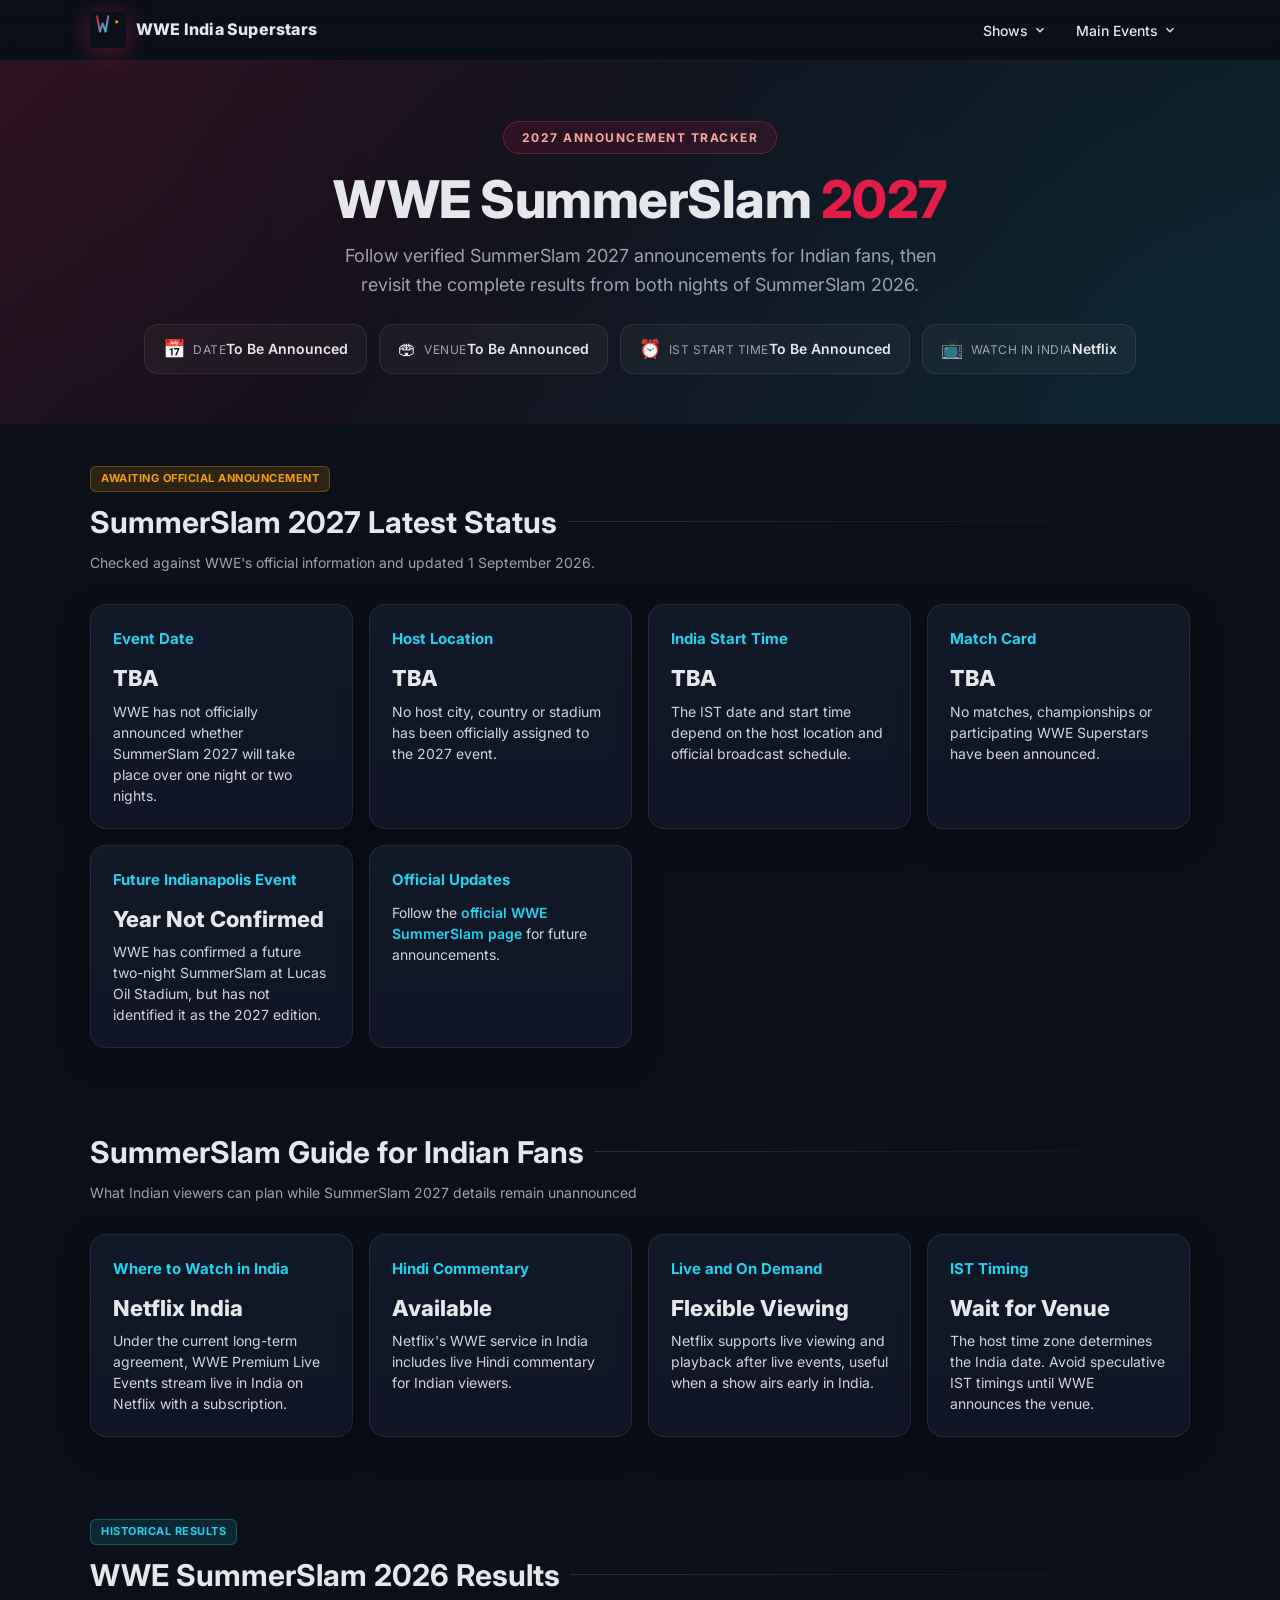
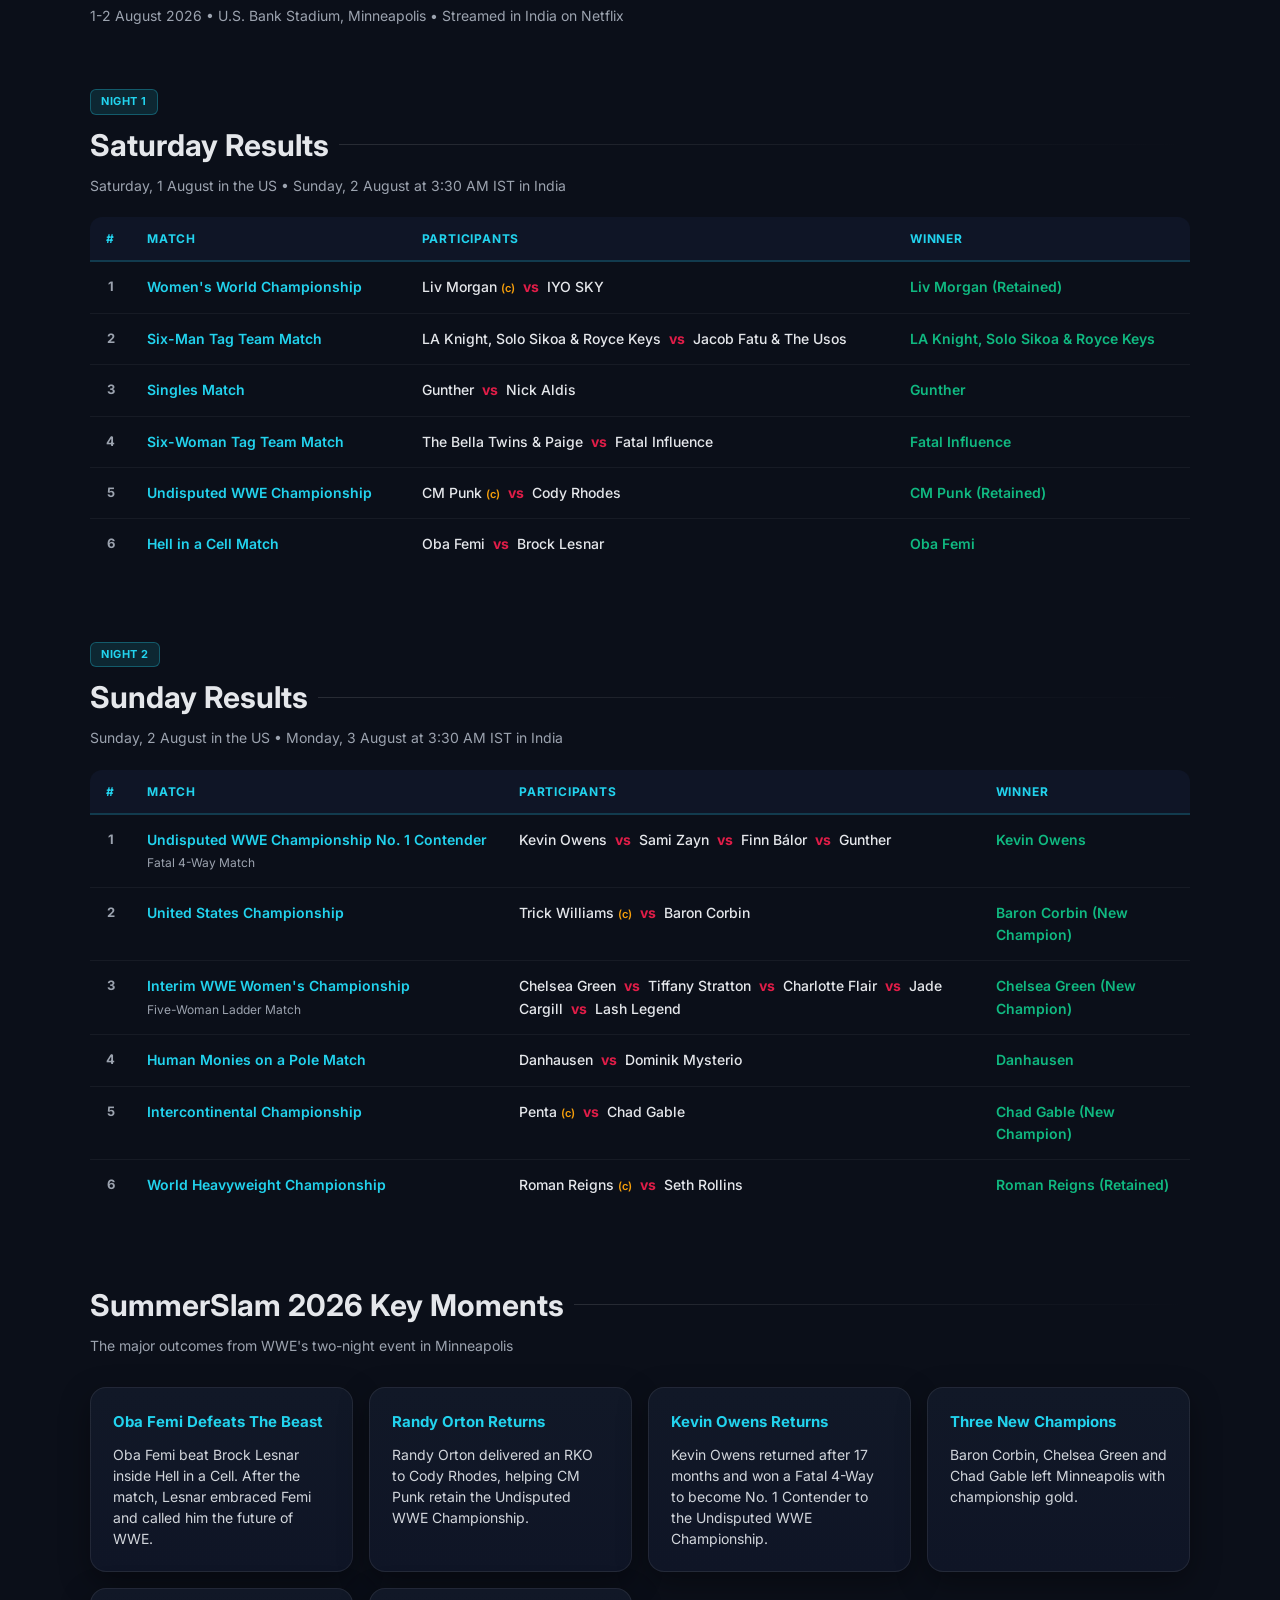
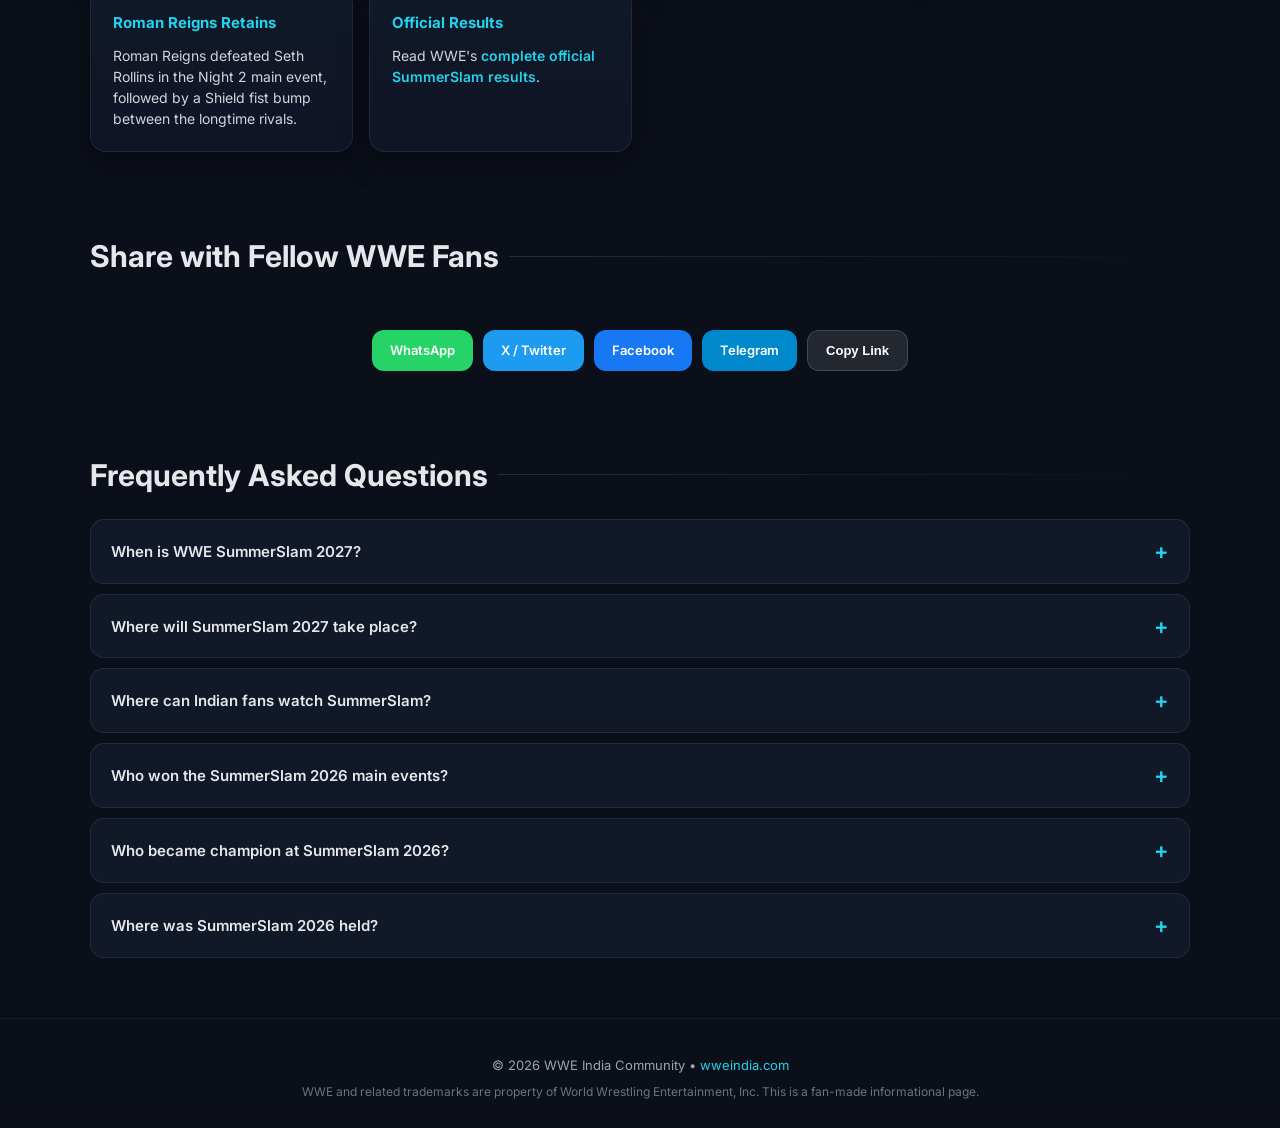
<file: event/summerslam.html>
<!DOCTYPE html>
<html lang="en-IN">
<head>
  <meta charset="utf-8" />
  <meta name="viewport" content="width=device-width, initial-scale=1" />
  <title>WWE SummerSlam 2027 Updates &amp; 2026 Results | India Guide</title>
  <meta name="description" content="Track WWE SummerSlam 2027 date, venue, card and IST updates, plus complete SummerSlam 2026 results and Netflix India viewing details." />
  <meta name="keywords" content="WWE SummerSlam 2027, SummerSlam 2026 results, SummerSlam India time, SummerSlam IST, SummerSlam Netflix India, Roman Reigns, CM Punk, Oba Femi" />
  <meta name="author" content="WWE India Community" />
  <meta name="robots" content="index, follow, max-image-preview:large, max-snippet:-1, max-video-preview:-1" />
  <meta name="googlebot" content="index, follow, max-image-preview:large, max-snippet:-1, max-video-preview:-1" />
  <meta http-equiv="X-UA-Compatible" content="IE=edge" />

  <meta property="og:title" content="WWE SummerSlam 2027 Updates &amp; Complete 2026 Results" />
  <meta property="og:description" content="Verified SummerSlam 2027 announcement tracker and complete two-night 2026 results for Indian WWE fans." />
  <meta property="og:type" content="website" />
  <meta property="og:url" content="https://wweindia.com/event/summerslam.html" />
  <meta property="og:locale" content="en_IN" />
  <meta property="og:image" content="https://wweindia.com/assets/logo.svg" />
  <meta property="og:site_name" content="WWE India" />
  <meta name="twitter:card" content="summary_large_image" />
  <meta name="twitter:title" content="WWE SummerSlam 2027 Updates &amp; 2026 Results" />
  <meta name="twitter:description" content="SummerSlam 2027 date and venue tracker, complete 2026 results, IST timing and Netflix India guide." />
  <meta name="twitter:image" content="https://wweindia.com/assets/logo.svg" />

  <link rel="canonical" href="https://wweindia.com/event/summerslam.html" />
  <link rel="preconnect" href="https://fonts.googleapis.com" />
  <link rel="preconnect" href="https://fonts.gstatic.com" crossorigin />
  <link href="https://fonts.googleapis.com/css2?family=Inter:wght@400;500;600;700;800&amp;display=swap" rel="stylesheet" />
  <link rel="stylesheet" href="../css/styles.css" />
  <link rel="stylesheet" href="./styles.css" />
  <link rel="icon" href="../assets/logo.svg" type="image/svg+xml" />

  <script type="application/ld+json">
  {
    "@context": "https://schema.org",
    "@graph": [
      {
        "@type": "WebPage",
        "@id": "https://wweindia.com/event/summerslam.html#webpage",
        "url": "https://wweindia.com/event/summerslam.html",
        "name": "WWE SummerSlam 2027 Updates and 2026 Results",
        "description": "A verified SummerSlam 2027 announcement tracker with complete SummerSlam 2026 results and information for Indian fans.",
        "inLanguage": "en-IN",
        "dateModified": "2026-09-01",
        "mainEntity": [
          { "@id": "https://wweindia.com/event/summerslam.html#2026-night-1" },
          { "@id": "https://wweindia.com/event/summerslam.html#2026-night-2" }
        ]
      },
      {
        "@type": "SportsEvent",
        "@id": "https://wweindia.com/event/summerslam.html#2026-night-1",
        "name": "WWE SummerSlam 2026 Night 1",
        "description": "Night 1 of WWE SummerSlam 2026 at U.S. Bank Stadium in Minneapolis.",
        "startDate": "2026-08-01T17:00:00-05:00",
        "eventStatus": "https://schema.org/EventCompleted",
        "eventAttendanceMode": "https://schema.org/MixedEventAttendanceMode",
        "location": {
          "@type": "Place",
          "@id": "https://wweindia.com/event/summerslam.html#venue",
          "name": "U.S. Bank Stadium",
          "address": { "@type": "PostalAddress", "streetAddress": "401 Chicago Avenue", "addressLocality": "Minneapolis", "addressRegion": "MN", "postalCode": "55415", "addressCountry": "US" }
        },
        "organizer": { "@type": "Organization", "name": "WWE", "url": "https://www.wwe.com" },
        "url": "https://wweindia.com/event/summerslam.html#2026-night-1"
      },
      {
        "@type": "SportsEvent",
        "@id": "https://wweindia.com/event/summerslam.html#2026-night-2",
        "name": "WWE SummerSlam 2026 Night 2",
        "description": "Night 2 of WWE SummerSlam 2026 at U.S. Bank Stadium in Minneapolis.",
        "startDate": "2026-08-02T17:00:00-05:00",
        "eventStatus": "https://schema.org/EventCompleted",
        "eventAttendanceMode": "https://schema.org/MixedEventAttendanceMode",
        "location": { "@id": "https://wweindia.com/event/summerslam.html#venue" },
        "organizer": { "@type": "Organization", "name": "WWE", "url": "https://www.wwe.com" },
        "url": "https://wweindia.com/event/summerslam.html#2026-night-2"
      }
    ]
  }
  </script>
  <script type="application/ld+json">
  {
    "@context": "https://schema.org",
    "@type": "BreadcrumbList",
    "itemListElement": [
      { "@type": "ListItem", "position": 1, "name": "Home", "item": "https://wweindia.com/" },
      { "@type": "ListItem", "position": 2, "name": "Events", "item": "https://wweindia.com/event/" },
      { "@type": "ListItem", "position": 3, "name": "SummerSlam", "item": "https://wweindia.com/event/summerslam.html" }
    ]
  }
  </script>
  <script type="application/ld+json">
  {
    "@context": "https://schema.org",
    "@type": "FAQPage",
    "mainEntity": [
      { "@type": "Question", "name": "When is WWE SummerSlam 2027?", "acceptedAnswer": { "@type": "Answer", "text": "WWE has not officially announced the date or dates for SummerSlam 2027." } },
      { "@type": "Question", "name": "Where will WWE SummerSlam 2027 take place?", "acceptedAnswer": { "@type": "Answer", "text": "WWE has not officially announced the host city or venue for SummerSlam 2027." } },
      { "@type": "Question", "name": "Where can Indian fans watch WWE SummerSlam?", "acceptedAnswer": { "@type": "Answer", "text": "Under WWE's current long-term agreement in India, WWE Premium Live Events stream on Netflix India with Hindi commentary available." } },
      { "@type": "Question", "name": "Who won the SummerSlam 2026 main events?", "acceptedAnswer": { "@type": "Answer", "text": "CM Punk retained the Undisputed WWE Championship against Cody Rhodes on Night 1. Roman Reigns retained the World Heavyweight Championship against Seth Rollins on Night 2." } },
      { "@type": "Question", "name": "Where was WWE SummerSlam 2026 held?", "acceptedAnswer": { "@type": "Answer", "text": "SummerSlam 2026 was held over two nights on August 1 and 2 at U.S. Bank Stadium in Minneapolis, Minnesota." } }
    ]
  }
  </script>
</head>

<body>
  <header class="site-header">
    <div class="container header-content">
      <a href="../index.html" class="brand" aria-label="WWE India home">
        <img src="../assets/logo.svg" alt="WWE India" class="brand-logo" />
        <span class="brand-text">WWE India Superstars</span>
      </a>
      <button class="mobile-menu-btn" id="mobileMenuBtn" type="button" aria-label="Toggle navigation" aria-expanded="false" aria-controls="headerNav">
        <svg viewBox="0 0 24 24" class="menu-icon-open" aria-hidden="true"><path fill="currentColor" d="M3 18h18v-2H3v2zm0-5h18v-2H3v2zm0-7v2h18V6H3z" /></svg>
        <svg viewBox="0 0 24 24" class="menu-icon-close" aria-hidden="true"><path fill="currentColor" d="M19 6.41L17.59 5 12 10.59 6.41 5 5 6.41 10.59 12 5 17.59 6.41 19 12 13.41 17.59 19 19 17.59 13.41 12 19 6.41z" /></svg>
      </button>
      <nav class="header-nav" id="headerNav" aria-label="Main navigation">
        <div class="nav-dropdown">
          <button class="nav-dropdown-btn" type="button" aria-expanded="false">Shows <svg viewBox="0 0 24 24" aria-hidden="true"><path fill="currentColor" d="M7.41 8.59L12 13.17l4.59-4.58L18 10l-6 6-6-6 1.41-1.41z" /></svg></button>
          <div class="nav-dropdown-content">
            <a href="../shows/raw.html" class="nav-dropdown-link">Raw</a>
            <a href="../shows/smackdown.html" class="nav-dropdown-link">SmackDown</a>
            <a href="../shows/nxt.html" class="nav-dropdown-link">NXT</a>
          </div>
        </div>
        <div class="nav-dropdown">
          <button class="nav-dropdown-btn" type="button" aria-expanded="false">Main Events <svg viewBox="0 0 24 24" aria-hidden="true"><path fill="currentColor" d="M7.41 8.59L12 13.17l4.59-4.58L18 10l-6 6-6-6 1.41-1.41z" /></svg></button>
          <div class="nav-dropdown-content">
            <a href="./elimination-chamber.html" class="nav-dropdown-link">Elimination Chamber 2027</a>
            <a href="./wrestlemania.html" class="nav-dropdown-link">WrestleMania 43</a>
            <a href="./summerslam.html" class="nav-dropdown-link" aria-current="page">SummerSlam 2027</a>
          </div>
        </div>
      </nav>
    </div>
  </header>

  <main id="content">
    <section class="event-hero" aria-labelledby="event-title">
      <div class="container">
        <span class="event-badge">2027 Announcement Tracker</span>
        <h1 id="event-title">WWE SummerSlam <span>2027</span></h1>
        <p class="tagline">Follow verified SummerSlam 2027 announcements for Indian fans, then revisit the complete results from both nights of SummerSlam 2026.</p>
        <div class="quick-info">
          <div class="quick-pill" aria-label="SummerSlam 2027 date"><span class="pill-icon" aria-hidden="true">&#128197;</span><div><span class="pill-label">Date</span><span class="pill-value">To Be Announced</span></div></div>
          <div class="quick-pill" aria-label="SummerSlam 2027 venue"><span class="pill-icon" aria-hidden="true">&#127967;</span><div><span class="pill-label">Venue</span><span class="pill-value">To Be Announced</span></div></div>
          <div class="quick-pill" aria-label="SummerSlam 2027 India start time"><span class="pill-icon" aria-hidden="true">&#9200;</span><div><span class="pill-label">IST Start Time</span><span class="pill-value">To Be Announced</span></div></div>
          <div class="quick-pill" aria-label="Where to watch in India"><span class="pill-icon" aria-hidden="true">&#128250;</span><div><span class="pill-label">Watch in India</span><span class="pill-value">Netflix</span></div></div>
        </div>
      </div>
    </section>

    <section class="container" id="2027-status">
      <div class="section-heading reveal">
        <span class="section-tag tag-rumoured">Awaiting Official Announcement</span>
        <h2>SummerSlam 2027 Latest Status</h2>
        <p>Checked against WWE's official information and updated <time datetime="2026-09-01">1 September 2026</time>.</p>
      </div>
      <div class="info-grid reveal">
        <article class="info-card"><h3>Event Date</h3><span class="info-highlight">TBA</span><p>WWE has not officially announced whether SummerSlam 2027 will take place over one night or two nights.</p></article>
        <article class="info-card"><h3>Host Location</h3><span class="info-highlight">TBA</span><p>No host city, country or stadium has been officially assigned to the 2027 event.</p></article>
        <article class="info-card"><h3>India Start Time</h3><span class="info-highlight">TBA</span><p>The IST date and start time depend on the host location and official broadcast schedule.</p></article>
        <article class="info-card"><h3>Match Card</h3><span class="info-highlight">TBA</span><p>No matches, championships or participating WWE Superstars have been announced.</p></article>
        <article class="info-card"><h3>Future Indianapolis Event</h3><span class="info-highlight">Year Not Confirmed</span><p>WWE has confirmed a future two-night SummerSlam at Lucas Oil Stadium, but has not identified it as the 2027 edition.</p></article>
        <article class="info-card"><h3>Official Updates</h3><p>Follow the <a href="https://www.wwe.com/shows/summerslam" target="_blank" rel="noopener noreferrer">official WWE SummerSlam page</a> for future announcements.</p></article>
      </div>
    </section>

    <section class="container" id="india-guide">
      <div class="section-heading reveal"><h2>SummerSlam Guide for Indian Fans</h2><p>What Indian viewers can plan while SummerSlam 2027 details remain unannounced</p></div>
      <div class="info-grid reveal">
        <article class="info-card"><h3>Where to Watch in India</h3><span class="info-highlight">Netflix India</span><p>Under the current long-term agreement, WWE Premium Live Events stream live in India on Netflix with a subscription.</p></article>
        <article class="info-card"><h3>Hindi Commentary</h3><span class="info-highlight">Available</span><p>Netflix's WWE service in India includes live Hindi commentary for Indian viewers.</p></article>
        <article class="info-card"><h3>Live and On Demand</h3><span class="info-highlight">Flexible Viewing</span><p>Netflix supports live viewing and playback after live events, useful when a show airs early in India.</p></article>
        <article class="info-card"><h3>IST Timing</h3><span class="info-highlight">Wait for Venue</span><p>The host time zone determines the India date. Avoid speculative IST timings until WWE announces the venue.</p></article>
      </div>
    </section>

    <section class="container" id="2026-results">
      <div class="section-heading reveal">
        <span class="section-tag tag-result">Historical Results</span>
        <h2>WWE SummerSlam 2026 Results</h2>
        <p>1-2 August 2026 &bull; U.S. Bank Stadium, Minneapolis &bull; Streamed in India on Netflix</p>
      </div>

      <div id="2026-night-1" class="section-heading reveal"><span class="section-tag tag-result">Night 1</span><h2>Saturday Results</h2><p>Saturday, 1 August in the US &bull; Sunday, 2 August at 3:30 AM IST in India</p></div>
      <div class="match-table-wrap reveal">
        <table class="match-table" aria-label="WWE SummerSlam 2026 Night 1 results">
          <thead><tr><th>#</th><th>Match</th><th>Participants</th><th>Winner</th></tr></thead>
          <tbody>
            <tr><td class="match-num">1</td><td><span class="match-type">Women's World Championship</span></td><td class="participants">Liv Morgan <span class="champion">(c)</span> <span class="vs">vs</span> IYO SKY</td><td class="winner-cell">Liv Morgan (Retained)</td></tr>
            <tr><td class="match-num">2</td><td><span class="match-type">Six-Man Tag Team Match</span></td><td class="participants">LA Knight, Solo Sikoa &amp; Royce Keys <span class="vs">vs</span> Jacob Fatu &amp; The Usos</td><td class="winner-cell">LA Knight, Solo Sikoa &amp; Royce Keys</td></tr>
            <tr><td class="match-num">3</td><td><span class="match-type">Singles Match</span></td><td class="participants">Gunther <span class="vs">vs</span> Nick Aldis</td><td class="winner-cell">Gunther</td></tr>
            <tr><td class="match-num">4</td><td><span class="match-type">Six-Woman Tag Team Match</span></td><td class="participants">The Bella Twins &amp; Paige <span class="vs">vs</span> Fatal Influence</td><td class="winner-cell">Fatal Influence</td></tr>
            <tr><td class="match-num">5</td><td><span class="match-type">Undisputed WWE Championship</span></td><td class="participants">CM Punk <span class="champion">(c)</span> <span class="vs">vs</span> Cody Rhodes</td><td class="winner-cell">CM Punk (Retained)</td></tr>
            <tr><td class="match-num">6</td><td><span class="match-type">Hell in a Cell Match</span></td><td class="participants">Oba Femi <span class="vs">vs</span> Brock Lesnar</td><td class="winner-cell">Oba Femi</td></tr>
          </tbody>
        </table>
      </div>
      <div class="match-cards-mobile reveal" aria-label="SummerSlam 2026 Night 1 results for mobile">
        <article class="match-card-m"><div class="mc-header"><span class="mc-type">Women's World Championship</span></div><p class="mc-participants">Liv Morgan (c) vs IYO SKY</p><p class="mc-winner">Winner: Liv Morgan (Retained)</p></article>
        <article class="match-card-m"><div class="mc-header"><span class="mc-type">Six-Man Tag Team Match</span></div><p class="mc-participants">LA Knight, Solo Sikoa &amp; Royce Keys vs Jacob Fatu &amp; The Usos</p><p class="mc-winner">Winners: LA Knight, Solo Sikoa &amp; Royce Keys</p></article>
        <article class="match-card-m"><div class="mc-header"><span class="mc-type">Singles Match</span></div><p class="mc-participants">Gunther vs Nick Aldis</p><p class="mc-winner">Winner: Gunther</p></article>
        <article class="match-card-m"><div class="mc-header"><span class="mc-type">Six-Woman Tag Team Match</span></div><p class="mc-participants">The Bella Twins &amp; Paige vs Fatal Influence</p><p class="mc-winner">Winners: Fatal Influence</p></article>
        <article class="match-card-m"><div class="mc-header"><span class="mc-type">Undisputed WWE Championship</span></div><p class="mc-participants">CM Punk (c) vs Cody Rhodes</p><p class="mc-winner">Winner: CM Punk (Retained)</p></article>
        <article class="match-card-m"><div class="mc-header"><span class="mc-type">Hell in a Cell Match</span></div><p class="mc-participants">Oba Femi vs Brock Lesnar</p><p class="mc-winner">Winner: Oba Femi</p></article>
      </div>

      <div id="2026-night-2" class="section-heading reveal"><span class="section-tag tag-result">Night 2</span><h2>Sunday Results</h2><p>Sunday, 2 August in the US &bull; Monday, 3 August at 3:30 AM IST in India</p></div>
      <div class="match-table-wrap reveal">
        <table class="match-table" aria-label="WWE SummerSlam 2026 Night 2 results">
          <thead><tr><th>#</th><th>Match</th><th>Participants</th><th>Winner</th></tr></thead>
          <tbody>
            <tr><td class="match-num">1</td><td><span class="match-type">Undisputed WWE Championship No. 1 Contender</span><span class="match-stipulation">Fatal 4-Way Match</span></td><td class="participants">Kevin Owens <span class="vs">vs</span> Sami Zayn <span class="vs">vs</span> Finn B&aacute;lor <span class="vs">vs</span> Gunther</td><td class="winner-cell">Kevin Owens</td></tr>
            <tr><td class="match-num">2</td><td><span class="match-type">United States Championship</span></td><td class="participants">Trick Williams <span class="champion">(c)</span> <span class="vs">vs</span> Baron Corbin</td><td class="winner-cell">Baron Corbin (New Champion)</td></tr>
            <tr><td class="match-num">3</td><td><span class="match-type">Interim WWE Women's Championship</span><span class="match-stipulation">Five-Woman Ladder Match</span></td><td class="participants">Chelsea Green <span class="vs">vs</span> Tiffany Stratton <span class="vs">vs</span> Charlotte Flair <span class="vs">vs</span> Jade Cargill <span class="vs">vs</span> Lash Legend</td><td class="winner-cell">Chelsea Green (New Champion)</td></tr>
            <tr><td class="match-num">4</td><td><span class="match-type">Human Monies on a Pole Match</span></td><td class="participants">Danhausen <span class="vs">vs</span> Dominik Mysterio</td><td class="winner-cell">Danhausen</td></tr>
            <tr><td class="match-num">5</td><td><span class="match-type">Intercontinental Championship</span></td><td class="participants">Penta <span class="champion">(c)</span> <span class="vs">vs</span> Chad Gable</td><td class="winner-cell">Chad Gable (New Champion)</td></tr>
            <tr><td class="match-num">6</td><td><span class="match-type">World Heavyweight Championship</span></td><td class="participants">Roman Reigns <span class="champion">(c)</span> <span class="vs">vs</span> Seth Rollins</td><td class="winner-cell">Roman Reigns (Retained)</td></tr>
          </tbody>
        </table>
      </div>
      <div class="match-cards-mobile reveal" aria-label="SummerSlam 2026 Night 2 results for mobile">
        <article class="match-card-m"><div class="mc-header"><span class="mc-type">Undisputed WWE Championship No. 1 Contender Fatal 4-Way</span></div><p class="mc-participants">Kevin Owens vs Sami Zayn vs Finn B&aacute;lor vs Gunther</p><p class="mc-winner">Winner: Kevin Owens</p></article>
        <article class="match-card-m"><div class="mc-header"><span class="mc-type">United States Championship</span></div><p class="mc-participants">Trick Williams (c) vs Baron Corbin</p><p class="mc-winner">Winner: Baron Corbin (New Champion)</p></article>
        <article class="match-card-m"><div class="mc-header"><span class="mc-type">Interim WWE Women's Championship Ladder Match</span></div><p class="mc-participants">Chelsea Green vs Tiffany Stratton vs Charlotte Flair vs Jade Cargill vs Lash Legend</p><p class="mc-winner">Winner: Chelsea Green (New Champion)</p></article>
        <article class="match-card-m"><div class="mc-header"><span class="mc-type">Human Monies on a Pole Match</span></div><p class="mc-participants">Danhausen vs Dominik Mysterio</p><p class="mc-winner">Winner: Danhausen</p></article>
        <article class="match-card-m"><div class="mc-header"><span class="mc-type">Intercontinental Championship</span></div><p class="mc-participants">Penta (c) vs Chad Gable</p><p class="mc-winner">Winner: Chad Gable (New Champion)</p></article>
        <article class="match-card-m"><div class="mc-header"><span class="mc-type">World Heavyweight Championship</span></div><p class="mc-participants">Roman Reigns (c) vs Seth Rollins</p><p class="mc-winner">Winner: Roman Reigns (Retained)</p></article>
      </div>
    </section>

    <section class="container" id="2026-highlights">
      <div class="section-heading reveal"><h2>SummerSlam 2026 Key Moments</h2><p>The major outcomes from WWE's two-night event in Minneapolis</p></div>
      <div class="info-grid reveal">
        <article class="info-card"><h3>Oba Femi Defeats The Beast</h3><p>Oba Femi beat Brock Lesnar inside Hell in a Cell. After the match, Lesnar embraced Femi and called him the future of WWE.</p></article>
        <article class="info-card"><h3>Randy Orton Returns</h3><p>Randy Orton delivered an RKO to Cody Rhodes, helping CM Punk retain the Undisputed WWE Championship.</p></article>
        <article class="info-card"><h3>Kevin Owens Returns</h3><p>Kevin Owens returned after 17 months and won a Fatal 4-Way to become No. 1 Contender to the Undisputed WWE Championship.</p></article>
        <article class="info-card"><h3>Three New Champions</h3><p>Baron Corbin, Chelsea Green and Chad Gable left Minneapolis with championship gold.</p></article>
        <article class="info-card"><h3>Roman Reigns Retains</h3><p>Roman Reigns defeated Seth Rollins in the Night 2 main event, followed by a Shield fist bump between the longtime rivals.</p></article>
        <article class="info-card"><h3>Official Results</h3><p>Read WWE's <a href="https://www.wwe.com/shows/summerslam/full-summerslam-results" target="_blank" rel="noopener noreferrer">complete official SummerSlam results</a>.</p></article>
      </div>
    </section>

    <section class="container" aria-labelledby="share-heading">
      <div class="section-heading reveal"><h2 id="share-heading">Share with Fellow WWE Fans</h2></div>
      <div class="social-share reveal">
        <a href="#" class="share-btn share-whatsapp" data-platform="whatsapp" aria-label="Share on WhatsApp">WhatsApp</a>
        <a href="#" class="share-btn share-twitter" data-platform="twitter" aria-label="Share on X">X / Twitter</a>
        <a href="#" class="share-btn share-facebook" data-platform="facebook" aria-label="Share on Facebook">Facebook</a>
        <a href="#" class="share-btn share-telegram" data-platform="telegram" aria-label="Share on Telegram">Telegram</a>
        <button class="share-btn share-copy" data-platform="copy" type="button" aria-label="Copy page link">Copy Link</button>
      </div>
    </section>

    <section class="container faq-section" id="faq">
      <div class="section-heading reveal"><h2>Frequently Asked Questions</h2></div>
      <div class="faq-item reveal"><button class="faq-question" type="button" aria-expanded="false">When is WWE SummerSlam 2027?</button><div class="faq-answer"><p>WWE has not officially announced the date or dates for SummerSlam 2027.</p></div></div>
      <div class="faq-item reveal"><button class="faq-question" type="button" aria-expanded="false">Where will SummerSlam 2027 take place?</button><div class="faq-answer"><p>The host city and venue have not been announced. WWE has confirmed a future two-night SummerSlam at Lucas Oil Stadium in Indianapolis, but has not assigned that event to 2027.</p></div></div>
      <div class="faq-item reveal"><button class="faq-question" type="button" aria-expanded="false">Where can Indian fans watch SummerSlam?</button><div class="faq-answer"><p>Under the current long-term WWE agreement, Premium Live Events stream on Netflix India. Hindi commentary is available for WWE programming.</p></div></div>
      <div class="faq-item reveal"><button class="faq-question" type="button" aria-expanded="false">Who won the SummerSlam 2026 main events?</button><div class="faq-answer"><p>CM Punk retained the Undisputed WWE Championship against Cody Rhodes on Night 1. Roman Reigns retained the World Heavyweight Championship against Seth Rollins on Night 2.</p></div></div>
      <div class="faq-item reveal"><button class="faq-question" type="button" aria-expanded="false">Who became champion at SummerSlam 2026?</button><div class="faq-answer"><p>Baron Corbin won the United States Championship, Chelsea Green became Interim WWE Women's Champion, and Chad Gable won the Intercontinental Championship.</p></div></div>
      <div class="faq-item reveal"><button class="faq-question" type="button" aria-expanded="false">Where was SummerSlam 2026 held?</button><div class="faq-answer"><p>SummerSlam 2026 was held over two nights on 1 and 2 August at U.S. Bank Stadium in Minneapolis, Minnesota. In India, the live dates were 2 and 3 August at 3:30 AM IST.</p></div></div>
    </section>
  </main>

  <footer class="event-footer">
    <p>&copy; <span id="year"></span> WWE India Community &bull; <a href="../index.html">wweindia.com</a></p>
    <p><small>WWE and related trademarks are property of World Wrestling Entertainment, Inc. This is a fan-made informational page.</small></p>
  </footer>
  <script src="./script.js" defer></script>
</body>
</html>
</file>
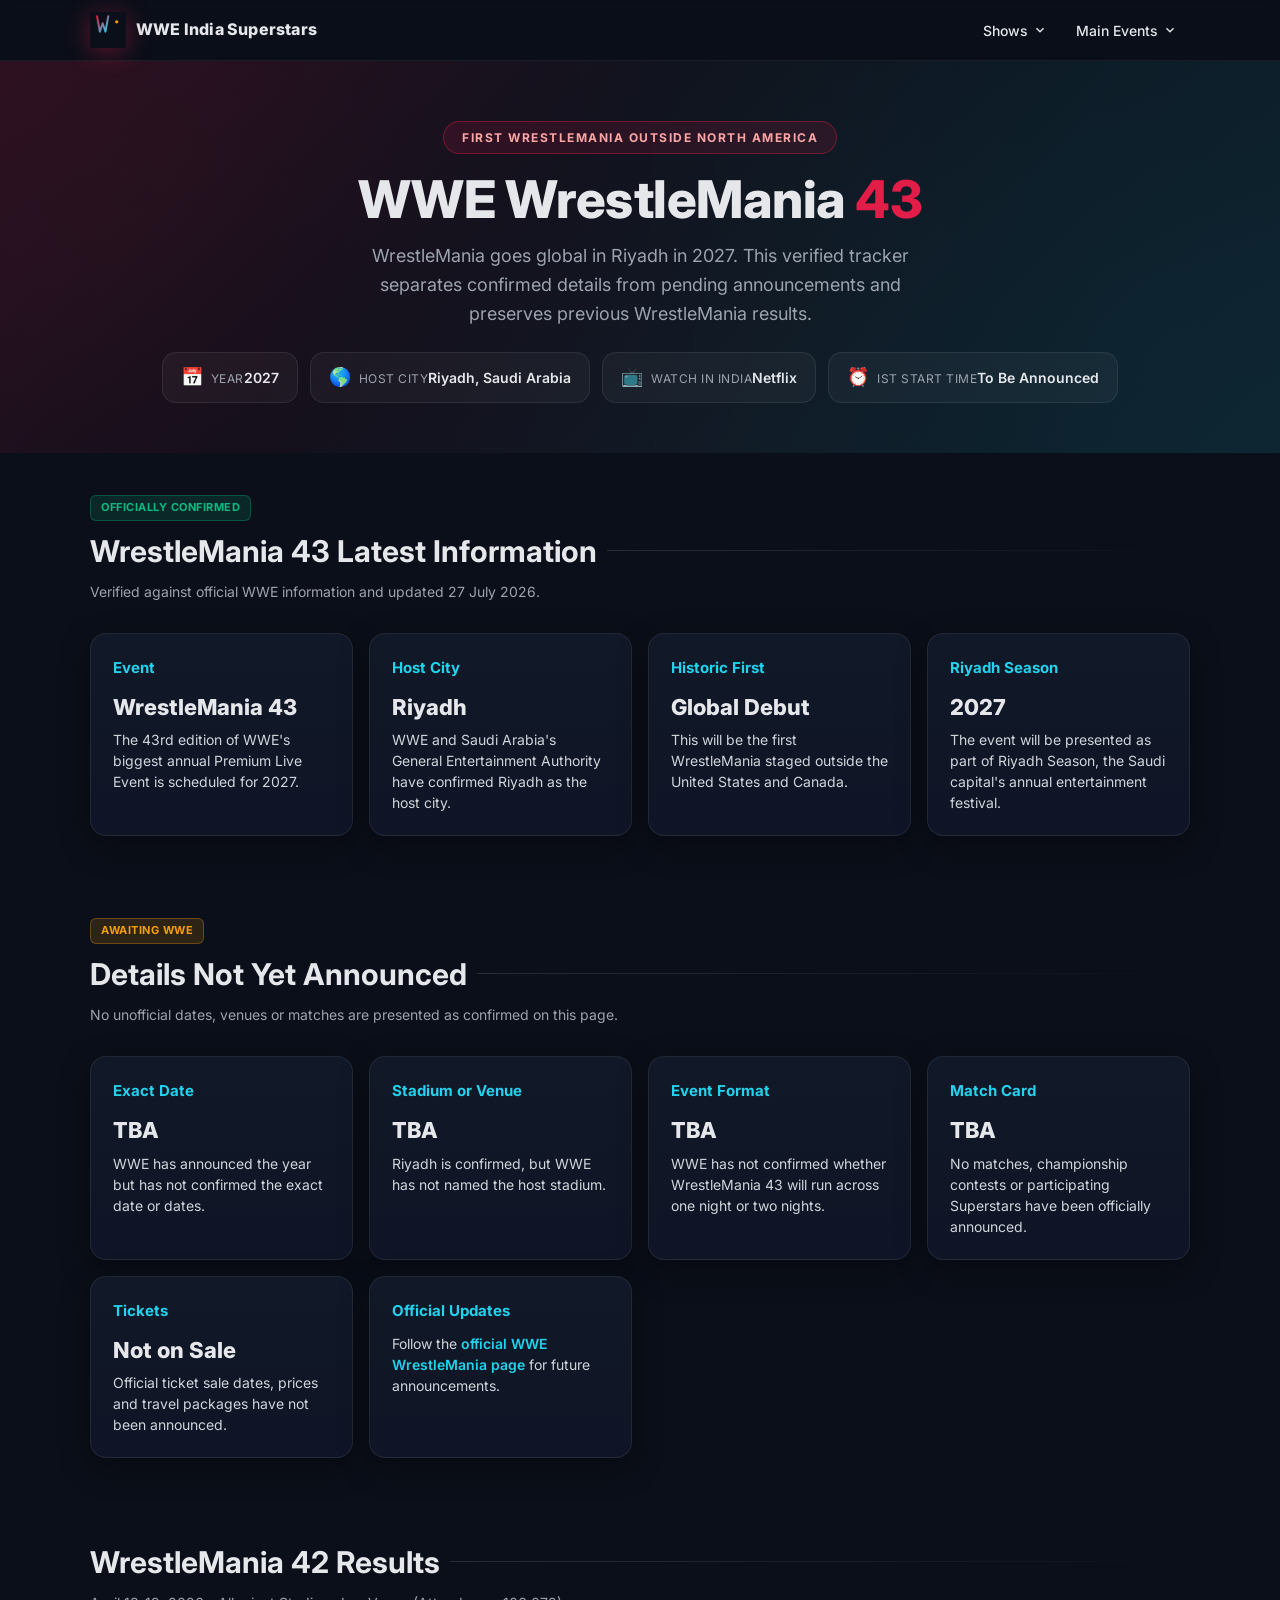
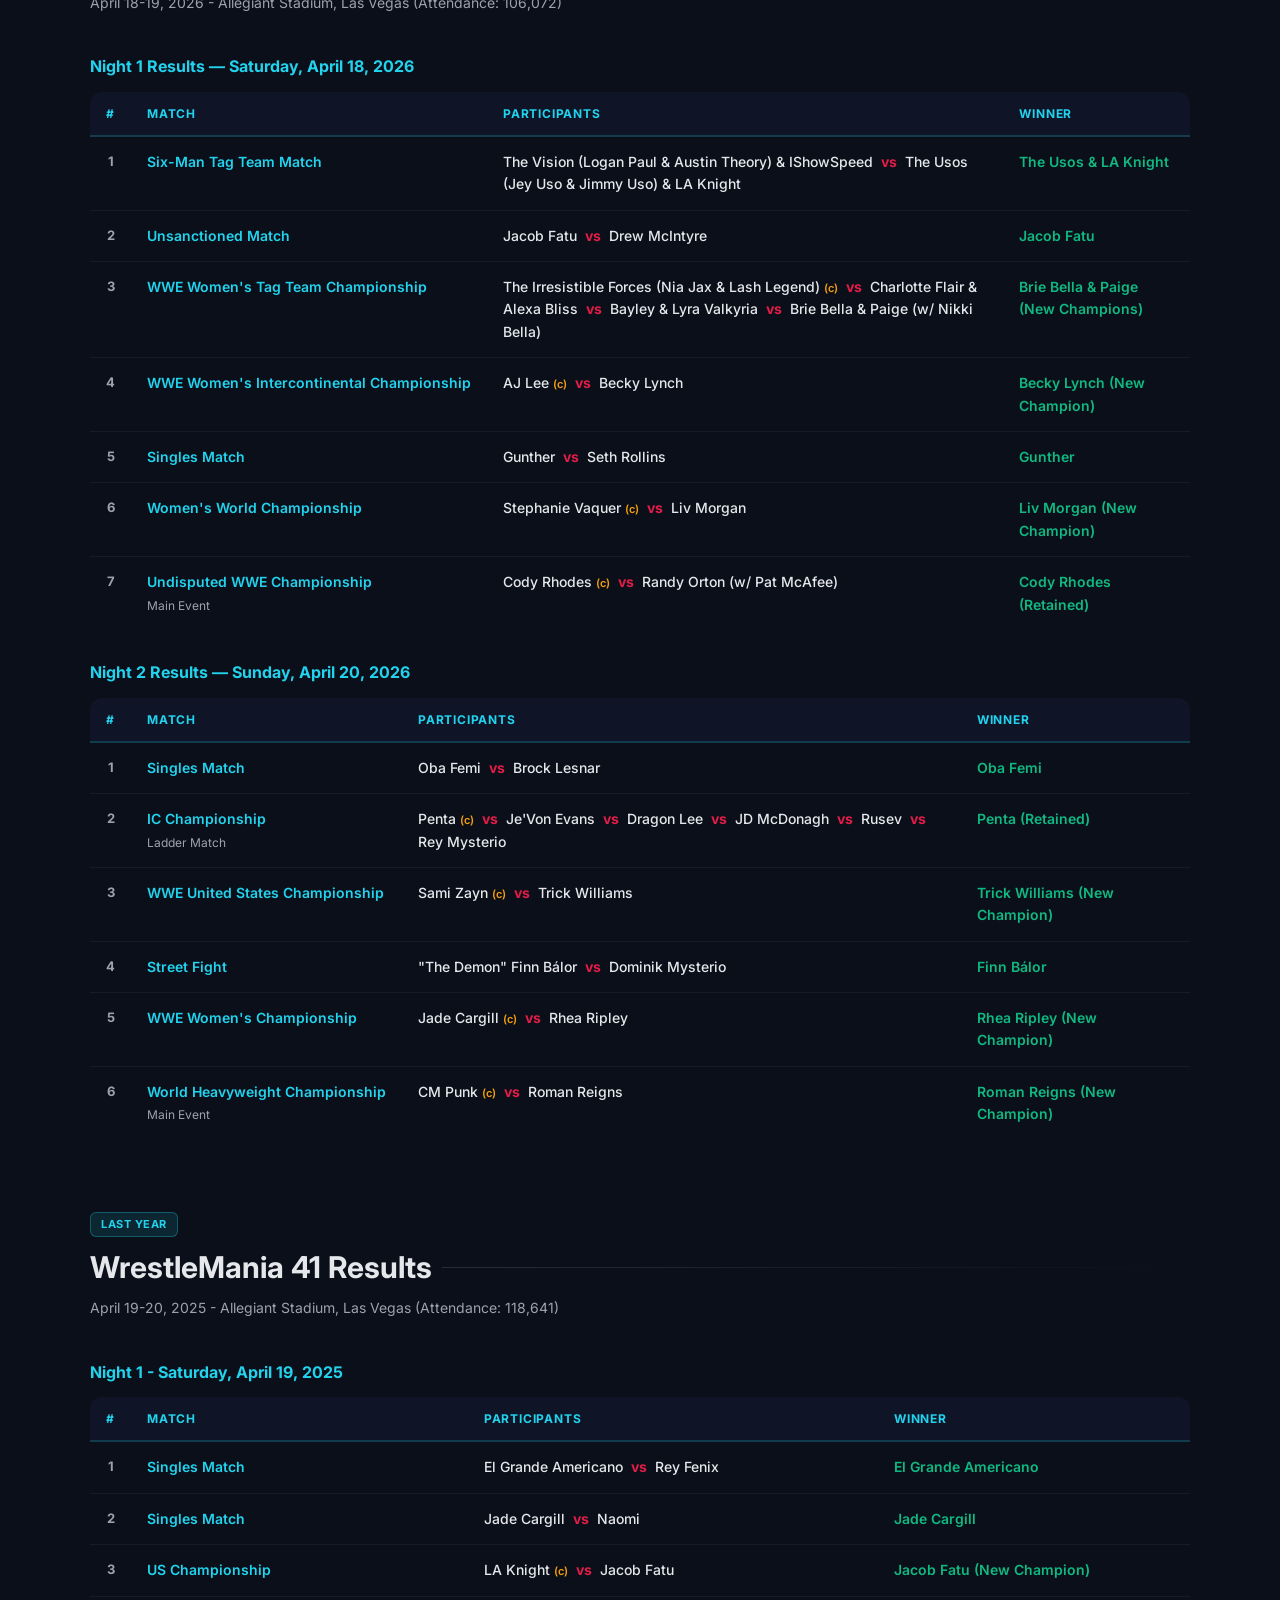
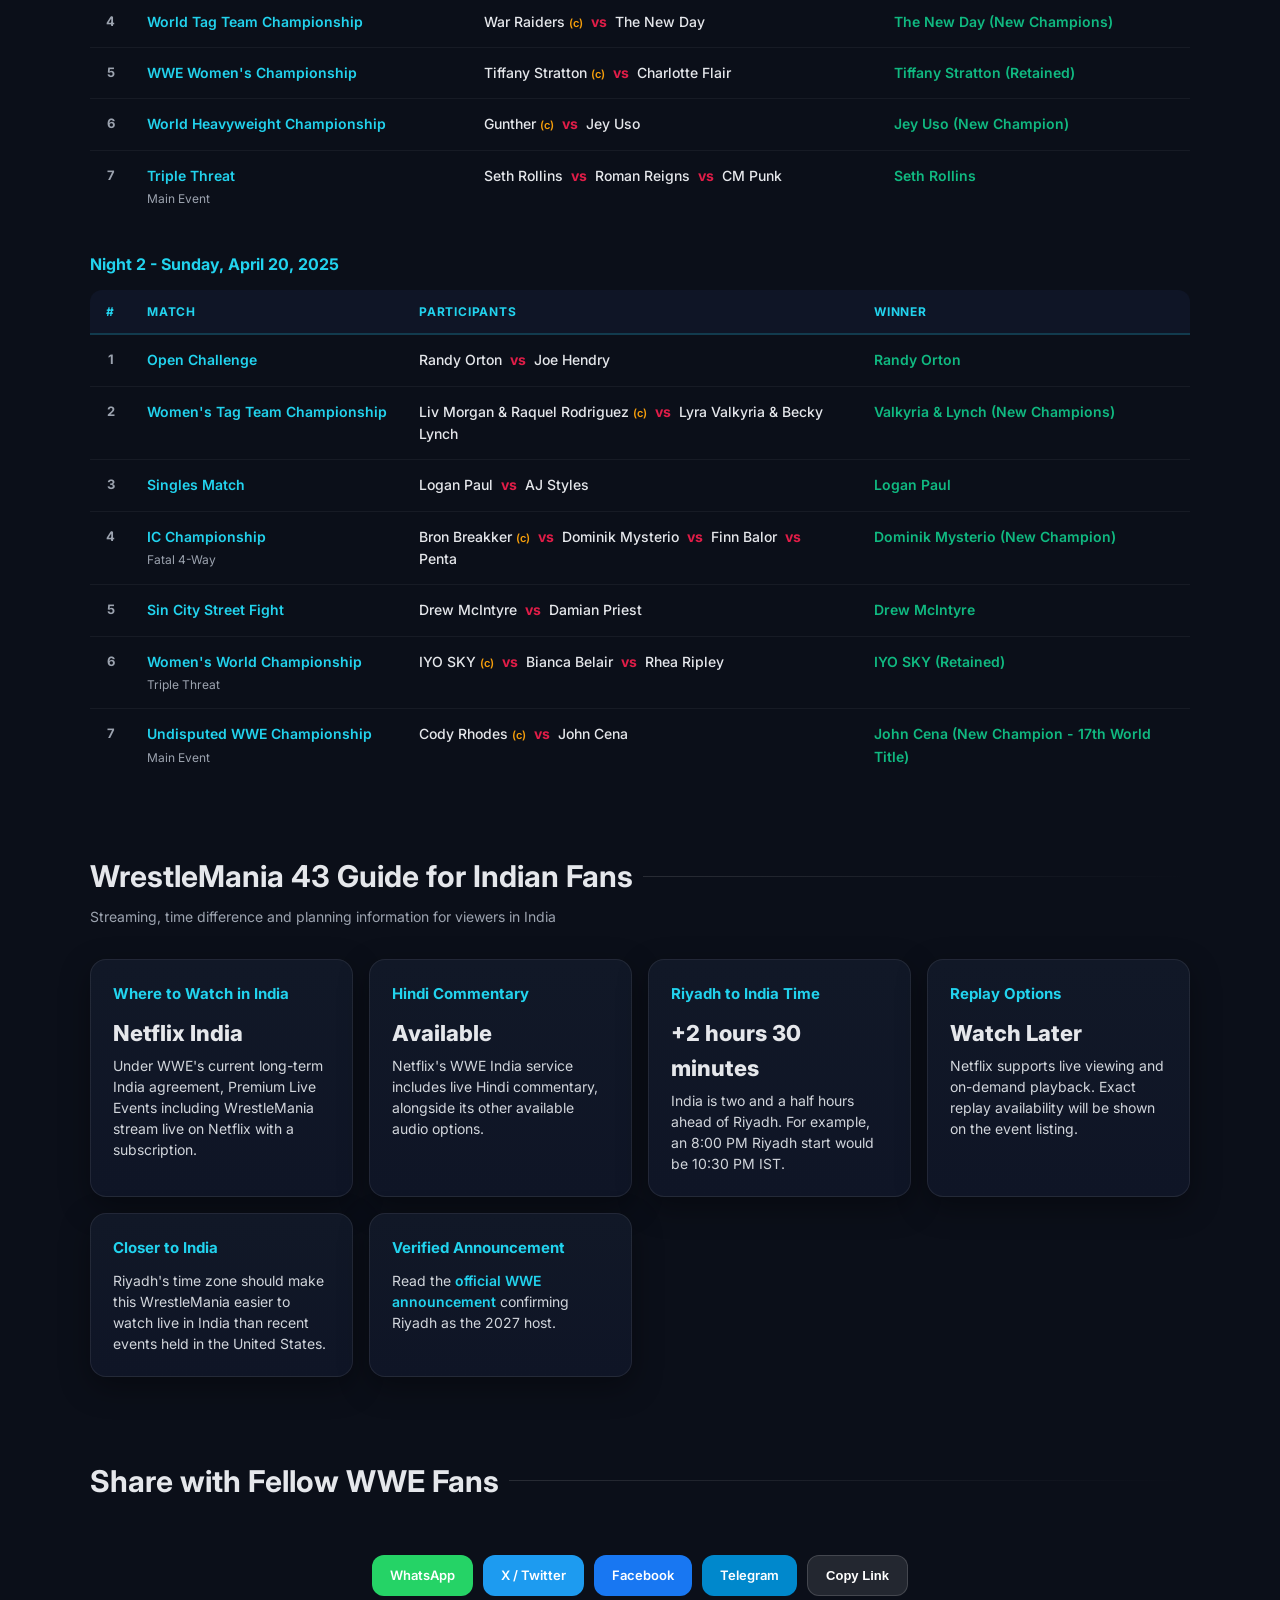
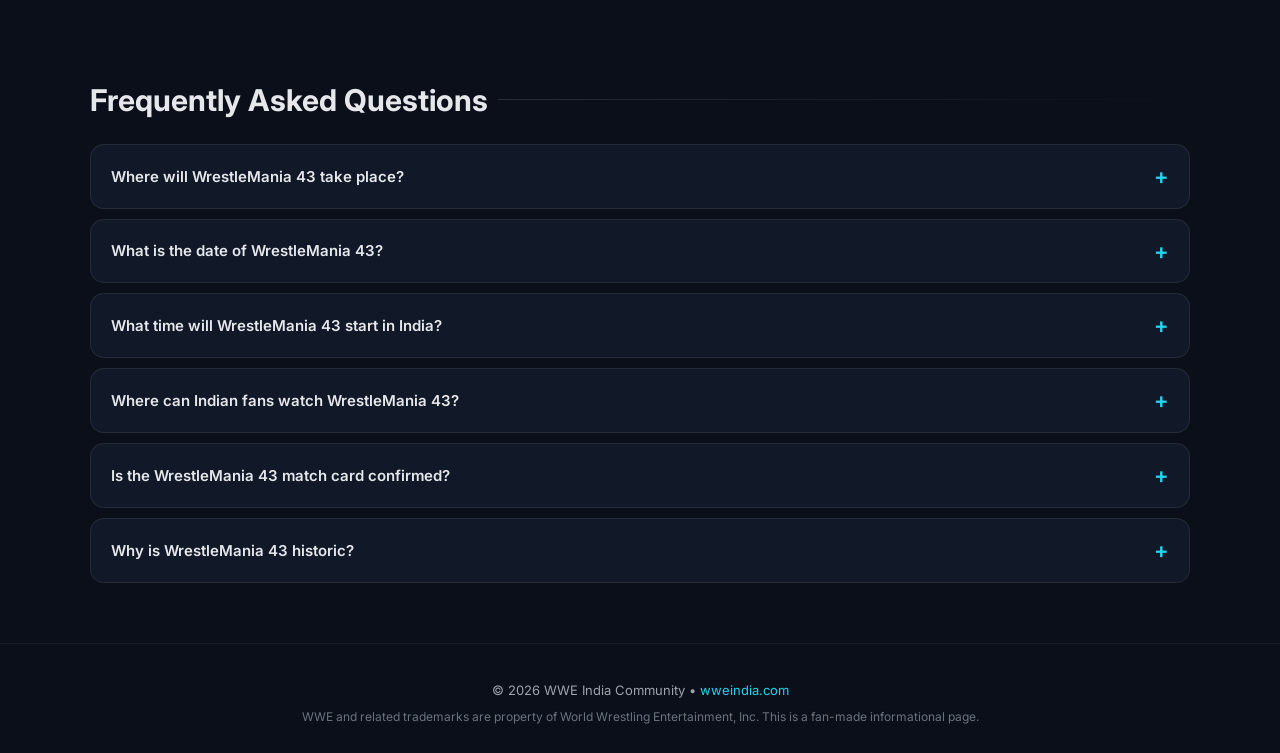
<file: event/wrestlemania.html>
<!DOCTYPE html>
<html lang="en-IN">

<head>
  <meta charset="utf-8" />
  <meta name="viewport" content="width=device-width, initial-scale=1" />
  <title>WWE WrestleMania 43 (2027): Riyadh, India Guide &amp; Updates</title>
  <meta name="description"
    content="Track WWE WrestleMania 43 Riyadh 2027 date, venue, IST time and match card updates, plus complete WrestleMania 42 and 41 results for Indian fans." />
  <meta name="keywords"
    content="WrestleMania 43, WrestleMania 2027, WrestleMania Riyadh, WrestleMania India time, WrestleMania Netflix India, WrestleMania 43 date, WrestleMania 43 match card" />
  <meta name="author" content="WWE India Community" />
  <meta name="robots" content="index, follow, max-image-preview:large, max-snippet:-1, max-video-preview:-1" />
  <meta name="googlebot" content="index, follow, max-image-preview:large, max-snippet:-1, max-video-preview:-1" />

  <meta property="og:title" content="WWE WrestleMania 43 (2027) - Riyadh &amp; India Fan Guide" />
  <meta property="og:description"
    content="Confirmed WrestleMania 43 information, what WWE still needs to announce, and the viewing guide for Indian fans." />
  <meta property="og:type" content="website" />
  <meta property="og:url" content="https://wweindia.com/event/wrestlemania.html" />
  <meta property="og:locale" content="en_IN" />
  <meta property="og:image" content="https://wweindia.com/assets/logo.svg" />
  <meta property="og:site_name" content="WWE India" />

  <meta name="twitter:card" content="summary_large_image" />
  <meta name="twitter:title" content="WWE WrestleMania 43 (2027) - India Guide" />
  <meta name="twitter:description"
    content="WrestleMania 43 is coming to Riyadh in 2027. Track confirmed details, IST timing and the match card." />
  <meta name="twitter:image" content="https://wweindia.com/assets/logo.svg" />

  <link rel="canonical" href="https://wweindia.com/event/wrestlemania.html" />
  <link rel="preconnect" href="https://fonts.googleapis.com" />
  <link rel="preconnect" href="https://fonts.gstatic.com" crossorigin />
  <link href="https://fonts.googleapis.com/css2?family=Inter:wght@400;500;600;700;800&amp;display=swap"
    rel="stylesheet" />
  <link rel="stylesheet" href="../css/styles.css" />
  <link rel="stylesheet" href="./styles.css" />
  <link rel="icon" href="../assets/logo.svg" type="image/svg+xml" />

  <script type="application/ld+json">
  {
    "@context": "https://schema.org",
    "@type": "WebPage",
    "@id": "https://wweindia.com/event/wrestlemania.html#webpage",
    "url": "https://wweindia.com/event/wrestlemania.html",
    "name": "WWE WrestleMania 43 (2027): Riyadh, India Guide and Updates",
    "description": "A verified update tracker for Indian fans covering WrestleMania 43 in Riyadh in 2027, with archived WrestleMania 42 and 41 results.",
    "inLanguage": "en-IN",
    "dateModified": "2026-07-27",
    "isPartOf": {
      "@type": "WebSite",
      "name": "WWE India",
      "url": "https://wweindia.com/"
    },
    "about": {
      "@type": "Thing",
      "name": "WWE WrestleMania 43"
    }
  }
  </script>

  <script type="application/ld+json">
  {
    "@context": "https://schema.org",
    "@type": "BreadcrumbList",
    "itemListElement": [
      { "@type": "ListItem", "position": 1, "name": "Home", "item": "https://wweindia.com/" },
      { "@type": "ListItem", "position": 2, "name": "Events", "item": "https://wweindia.com/event/" },
      { "@type": "ListItem", "position": 3, "name": "WrestleMania 43", "item": "https://wweindia.com/event/wrestlemania.html" }
    ]
  }
  </script>

  <script type="application/ld+json">
  {
    "@context": "https://schema.org",
    "@type": "FAQPage",
    "mainEntity": [
      {
        "@type": "Question",
        "name": "Where will WWE WrestleMania 43 take place?",
        "acceptedAnswer": {
          "@type": "Answer",
          "text": "WWE has confirmed that WrestleMania 43 will take place in Riyadh, Saudi Arabia, in 2027 as part of Riyadh Season. The exact stadium has not yet been announced."
        }
      },
      {
        "@type": "Question",
        "name": "What is the date of WrestleMania 43 in 2027?",
        "acceptedAnswer": {
          "@type": "Answer",
          "text": "WWE has not officially announced the exact date or dates for WrestleMania 43."
        }
      },
      {
        "@type": "Question",
        "name": "Where can Indian fans watch WrestleMania 43?",
        "acceptedAnswer": {
          "@type": "Answer",
          "text": "Under the current long-term WWE agreement in India, WWE Premium Live Events including WrestleMania stream live on Netflix India, with Hindi commentary available for Indian fans."
        }
      },
      {
        "@type": "Question",
        "name": "What time will WrestleMania 43 start in India?",
        "acceptedAnswer": {
          "@type": "Answer",
          "text": "The start time has not been announced. India Standard Time is two hours and thirty minutes ahead of Riyadh, so the official Riyadh start time can be converted by adding two hours and thirty minutes."
        }
      },
      {
        "@type": "Question",
        "name": "Is the WrestleMania 43 match card confirmed?",
        "acceptedAnswer": {
          "@type": "Answer",
          "text": "No matches or participating WWE Superstars have been officially announced for WrestleMania 43."
        }
      }
    ]
  }
  </script>
</head>

<body>
  <header class="site-header">
    <div class="container header-content">
      <a href="../index.html" class="brand" aria-label="WWE India home">
        <img src="../assets/logo.svg" alt="WWE India" class="brand-logo" />
        <span class="brand-text">WWE India Superstars</span>
      </a>
      <button class="mobile-menu-btn" id="mobileMenuBtn" type="button" aria-label="Toggle navigation"
        aria-expanded="false" aria-controls="headerNav">
        <svg viewBox="0 0 24 24" class="menu-icon-open" aria-hidden="true">
          <path fill="currentColor" d="M3 18h18v-2H3v2zm0-5h18v-2H3v2zm0-7v2h18V6H3z" />
        </svg>
        <svg viewBox="0 0 24 24" class="menu-icon-close" aria-hidden="true">
          <path fill="currentColor"
            d="M19 6.41L17.59 5 12 10.59 6.41 5 5 6.41 10.59 12 5 17.59 6.41 19 12 13.41 17.59 19 19 17.59 13.41 12 19 6.41z" />
        </svg>
      </button>
      <nav class="header-nav" id="headerNav" aria-label="Main navigation">
        <div class="nav-dropdown">
          <button class="nav-dropdown-btn" type="button" aria-expanded="false">Shows
            <svg viewBox="0 0 24 24" aria-hidden="true">
              <path fill="currentColor" d="M7.41 8.59L12 13.17l4.59-4.58L18 10l-6 6-6-6 1.41-1.41z" />
            </svg>
          </button>
          <div class="nav-dropdown-content">
            <a href="../shows/raw.html" class="nav-dropdown-link">Raw</a>
            <a href="../shows/smackdown.html" class="nav-dropdown-link">SmackDown</a>
            <a href="../shows/nxt.html" class="nav-dropdown-link">NXT</a>
          </div>
        </div>
        <div class="nav-dropdown">
          <button class="nav-dropdown-btn" type="button" aria-expanded="false">Main Events
            <svg viewBox="0 0 24 24" aria-hidden="true">
              <path fill="currentColor" d="M7.41 8.59L12 13.17l4.59-4.58L18 10l-6 6-6-6 1.41-1.41z" />
            </svg>
          </button>
          <div class="nav-dropdown-content">
            <a href="./elimination-chamber.html" class="nav-dropdown-link">Elimination Chamber 2027</a>
            <a href="./wrestlemania.html" class="nav-dropdown-link" aria-current="page">WrestleMania 43</a>
            <a href="./summerslam.html" class="nav-dropdown-link">SummerSlam 2027</a>
          </div>
        </div>
      </nav>
    </div>
  </header>

  <main id="content">
    <section class="event-hero" aria-labelledby="event-title">
      <div class="container">
        <span class="event-badge">First WrestleMania Outside North America</span>
        <h1 id="event-title">WWE WrestleMania <span>43</span></h1>
        <p class="tagline">WrestleMania goes global in Riyadh in 2027. This verified tracker separates confirmed
          details from pending announcements and preserves previous WrestleMania results.</p>
        <div class="quick-info">
          <div class="quick-pill" aria-label="Event year">
            <span class="pill-icon" aria-hidden="true">&#128197;</span>
            <div><span class="pill-label">Year</span><span class="pill-value">2027</span></div>
          </div>
          <div class="quick-pill" aria-label="Host city">
            <span class="pill-icon" aria-hidden="true">&#127758;</span>
            <div><span class="pill-label">Host City</span><span class="pill-value">Riyadh, Saudi Arabia</span></div>
          </div>
          <div class="quick-pill" aria-label="India streaming platform">
            <span class="pill-icon" aria-hidden="true">&#128250;</span>
            <div><span class="pill-label">Watch in India</span><span class="pill-value">Netflix</span></div>
          </div>
          <div class="quick-pill" aria-label="India start time">
            <span class="pill-icon" aria-hidden="true">&#9200;</span>
            <div><span class="pill-label">IST Start Time</span><span class="pill-value">To Be Announced</span></div>
          </div>
        </div>
      </div>
    </section>

    <section class="container" id="confirmed-details">
      <div class="section-heading reveal">
        <span class="section-tag tag-confirmed">Officially Confirmed</span>
        <h2>WrestleMania 43 Latest Information</h2>
        <p>Verified against official WWE information and updated <time datetime="2026-07-27">27 July 2026</time>.</p>
      </div>
      <div class="info-grid reveal">
        <article class="info-card">
          <h3>Event</h3>
          <span class="info-highlight">WrestleMania 43</span>
          <p>The 43rd edition of WWE's biggest annual Premium Live Event is scheduled for 2027.</p>
        </article>
        <article class="info-card">
          <h3>Host City</h3>
          <span class="info-highlight">Riyadh</span>
          <p>WWE and Saudi Arabia's General Entertainment Authority have confirmed Riyadh as the host city.</p>
        </article>
        <article class="info-card">
          <h3>Historic First</h3>
          <span class="info-highlight">Global Debut</span>
          <p>This will be the first WrestleMania staged outside the United States and Canada.</p>
        </article>
        <article class="info-card">
          <h3>Riyadh Season</h3>
          <span class="info-highlight">2027</span>
          <p>The event will be presented as part of Riyadh Season, the Saudi capital's annual entertainment festival.</p>
        </article>
      </div>
    </section>

    <section class="container" id="awaiting-announcement">
      <div class="section-heading reveal">
        <span class="section-tag tag-rumoured">Awaiting WWE</span>
        <h2>Details Not Yet Announced</h2>
        <p>No unofficial dates, venues or matches are presented as confirmed on this page.</p>
      </div>
      <div class="info-grid reveal">
        <article class="info-card">
          <h3>Exact Date</h3>
          <span class="info-highlight">TBA</span>
          <p>WWE has announced the year but has not confirmed the exact date or dates.</p>
        </article>
        <article class="info-card">
          <h3>Stadium or Venue</h3>
          <span class="info-highlight">TBA</span>
          <p>Riyadh is confirmed, but WWE has not named the host stadium.</p>
        </article>
        <article class="info-card">
          <h3>Event Format</h3>
          <span class="info-highlight">TBA</span>
          <p>WWE has not confirmed whether WrestleMania 43 will run across one night or two nights.</p>
        </article>
        <article class="info-card">
          <h3>Match Card</h3>
          <span class="info-highlight">TBA</span>
          <p>No matches, championship contests or participating Superstars have been officially announced.</p>
        </article>
        <article class="info-card">
          <h3>Tickets</h3>
          <span class="info-highlight">Not on Sale</span>
          <p>Official ticket sale dates, prices and travel packages have not been announced.</p>
        </article>
        <article class="info-card">
          <h3>Official Updates</h3>
          <p>Follow the <a href="https://www.wwe.com/wwe-wrestlemania" target="_blank" rel="noopener noreferrer">official WWE WrestleMania page</a> for future announcements.</p>
        </article>
      </div>
    </section>

    <!-- Historical Results Archive -->
        <!-- 2026 Confirmed Matches -->
        <section class="container">
            <div class="section-heading reveal">

                <h2>WrestleMania 42 Results</h2>
                <p>April 18-19, 2026 - Allegiant Stadium, Las Vegas (Attendance: 106,072)</p>
            </div>

            <!-- Night 1 (April 18) -->
            <h3 class="archive-night-heading">Night 1 Results —
                Saturday,
                April 18, 2026</h3>
            <div class="match-table-wrap reveal">
                <table class="match-table" aria-label="WrestleMania 42 Night 1 results">
                    <thead>
                        <tr>
                            <th>#</th>
                            <th>Match</th>
                            <th>Participants</th>
                            <th>Winner</th>
                        </tr>
                    </thead>
                    <tbody>
                        <tr>
                            <td class="match-num">1</td>
                            <td><span class="match-type">Six-Man Tag Team Match</span></td>
                            <td class="participants">
                                The Vision (Logan Paul &amp; Austin Theory) &amp; IShowSpeed <span class="vs">vs</span>
                                The Usos (Jey Uso &amp; Jimmy Uso) &amp; LA Knight
                            </td>
                            <td class="winner-cell">The Usos &amp; LA Knight</td>
                        </tr>
                        <tr>
                            <td class="match-num">2</td>
                            <td><span class="match-type">Unsanctioned Match</span></td>
                            <td class="participants">
                                Jacob Fatu <span class="vs">vs</span> Drew McIntyre
                            </td>
                            <td class="winner-cell">Jacob Fatu</td>
                        </tr>
                        <tr>
                            <td class="match-num">3</td>
                            <td><span class="match-type">WWE Women's Tag Team Championship</span></td>
                            <td class="participants">
                                The Irresistible Forces (Nia Jax &amp; Lash Legend) <span class="champion">(c)</span>
                                <span class="vs">vs</span> Charlotte Flair &amp; Alexa Bliss <span class="vs">vs</span>
                                Bayley &amp; Lyra Valkyria <span class="vs">vs</span> Brie Bella &amp; Paige (w/ Nikki
                                Bella)
                            </td>
                            <td class="winner-cell">Brie Bella &amp; Paige (New Champions)</td>
                        </tr>
                        <tr>
                            <td class="match-num">4</td>
                            <td><span class="match-type">WWE Women's Intercontinental Championship</span></td>
                            <td class="participants">
                                AJ Lee <span class="champion">(c)</span> <span class="vs">vs</span> Becky Lynch
                            </td>
                            <td class="winner-cell">Becky Lynch (New Champion)</td>
                        </tr>
                        <tr>
                            <td class="match-num">5</td>
                            <td><span class="match-type">Singles Match</span></td>
                            <td class="participants">
                                Gunther <span class="vs">vs</span> Seth Rollins
                            </td>
                            <td class="winner-cell">Gunther</td>
                        </tr>
                        <tr>
                            <td class="match-num">6</td>
                            <td><span class="match-type">Women's World Championship</span></td>
                            <td class="participants">
                                Stephanie Vaquer <span class="champion">(c)</span> <span class="vs">vs</span> Liv Morgan
                            </td>
                            <td class="winner-cell">Liv Morgan (New Champion)</td>
                        </tr>
                        <tr>
                            <td class="match-num">7</td>
                            <td>
                                <span class="match-type">Undisputed WWE Championship</span>
                                <span class="match-stipulation">Main Event</span>
                            </td>
                            <td class="participants">
                                Cody Rhodes <span class="champion">(c)</span> <span class="vs">vs</span> Randy Orton (w/
                                Pat McAfee)
                            </td>
                            <td class="winner-cell">Cody Rhodes (Retained)</td>
                        </tr>
                    </tbody>
                </table>
            </div>

            <!-- Night 1 Mobile -->
            <div class="match-cards-mobile reveal">
                <div class="match-card-m">
                    <div class="mc-header"><span class="mc-type">Six-Man Tag Team Match</span></div>
                    <p class="mc-participants">The Vision (Logan Paul &amp; Austin Theory) &amp; IShowSpeed vs The Usos
                        (Jey Uso &amp; Jimmy Uso) &amp; LA Knight</p>
                    <p class="mc-winner">Winner: The Usos &amp; LA Knight</p>
                </div>
                <div class="match-card-m">
                    <div class="mc-header"><span class="mc-type">Unsanctioned Match</span></div>
                    <p class="mc-participants">Jacob Fatu vs Drew McIntyre</p>
                    <p class="mc-winner">Winner: Jacob Fatu</p>
                </div>
                <div class="match-card-m">
                    <div class="mc-header"><span class="mc-type">WWE Women's Tag Team Championship</span></div>
                    <p class="mc-participants">The Irresistible Forces (Nia Jax &amp; Lash Legend) (c) vs Charlotte
                        Flair &amp; Alexa Bliss vs Bayley &amp; Lyra Valkyria vs Brie Bella &amp; Paige (w/ Nikki Bella)
                    </p>
                    <p class="mc-winner">Winner: Brie Bella &amp; Paige (New Champions)</p>
                </div>
                <div class="match-card-m">
                    <div class="mc-header"><span class="mc-type">WWE Women's Intercontinental Championship</span></div>
                    <p class="mc-participants">AJ Lee (c) vs Becky Lynch</p>
                    <p class="mc-winner">Winner: Becky Lynch (New Champion)</p>
                </div>
                <div class="match-card-m">
                    <div class="mc-header"><span class="mc-type">Singles Match</span></div>
                    <p class="mc-participants">Gunther vs Seth Rollins</p>
                    <p class="mc-winner">Winner: Gunther</p>
                </div>
                <div class="match-card-m">
                    <div class="mc-header"><span class="mc-type">Women's World Championship</span></div>
                    <p class="mc-participants">Stephanie Vaquer (c) vs Liv Morgan</p>
                    <p class="mc-winner">Winner: Liv Morgan (New Champion)</p>
                </div>
                <div class="match-card-m">
                    <div class="mc-header"><span class="mc-type">Undisputed WWE Championship (Main Event)</span></div>
                    <p class="mc-participants">Cody Rhodes (c) vs Randy Orton (w/ Pat McAfee)</p>
                    <p class="mc-winner">Winner: Cody Rhodes (Retained)</p>
                </div>
            </div>

            <!-- Night 2 Results -->
            <h3 class="archive-night-heading">Night 2 Results —
                Sunday, April
                20, 2026</h3>
            <div class="match-table-wrap reveal">
                <table class="match-table" aria-label="WrestleMania 42 Night 2 results">
                    <thead>
                        <tr>
                            <th>#</th>
                            <th>Match</th>
                            <th>Participants</th>
                            <th>Winner</th>
                        </tr>
                    </thead>
                    <tbody>
                        <tr>
                            <td class="match-num">1</td>
                            <td><span class="match-type">Singles Match</span></td>
                            <td class="participants">
                                Oba Femi <span class="vs">vs</span> Brock Lesnar
                            </td>
                            <td class="winner-cell">Oba Femi</td>
                        </tr>
                        <tr>
                            <td class="match-num">2</td>
                            <td>
                                <span class="match-type">IC Championship</span>
                                <span class="match-stipulation">Ladder Match</span>
                            </td>
                            <td class="participants">
                                Penta <span class="champion">(c)</span> <span class="vs">vs</span> Je'Von Evans
                                <span class="vs">vs</span> Dragon Lee <span class="vs">vs</span> JD McDonagh
                                <span class="vs">vs</span> Rusev <span class="vs">vs</span> Rey Mysterio
                            </td>
                            <td class="winner-cell">Penta (Retained)</td>
                        </tr>
                        <tr>
                            <td class="match-num">3</td>
                            <td><span class="match-type">WWE United States Championship</span></td>
                            <td class="participants">
                                Sami Zayn <span class="champion">(c)</span> <span class="vs">vs</span> Trick Williams
                            </td>
                            <td class="winner-cell">Trick Williams (New Champion)</td>
                        </tr>
                        <tr>
                            <td class="match-num">4</td>
                            <td><span class="match-type">Street Fight</span></td>
                            <td class="participants">
                                "The Demon" Finn Bálor <span class="vs">vs</span> Dominik Mysterio
                            </td>
                            <td class="winner-cell">Finn Bálor</td>
                        </tr>
                        <tr>
                            <td class="match-num">5</td>
                            <td><span class="match-type">WWE Women's Championship</span></td>
                            <td class="participants">
                                Jade Cargill <span class="champion">(c)</span> <span class="vs">vs</span> Rhea Ripley
                            </td>
                            <td class="winner-cell">Rhea Ripley (New Champion)</td>
                        </tr>
                        <tr>
                            <td class="match-num">6</td>
                            <td>
                                <span class="match-type">World Heavyweight Championship</span>
                                <span class="match-stipulation">Main Event</span>
                            </td>
                            <td class="participants">
                                CM Punk <span class="champion">(c)</span> <span class="vs">vs</span> Roman Reigns
                            </td>
                            <td class="winner-cell">Roman Reigns (New Champion)</td>
                        </tr>
                    </tbody>
                </table>
            </div>

            <!-- Night 2 Mobile -->
            <div class="match-cards-mobile reveal">
                <div class="match-card-m">
                    <div class="mc-header"><span class="mc-type">Singles Match</span></div>
                    <p class="mc-participants">Oba Femi vs Brock Lesnar</p>
                    <p class="mc-winner">Winner: Oba Femi</p>
                </div>
                <div class="match-card-m">
                    <div class="mc-header"><span class="mc-type">IC Championship (Ladder Match)</span></div>
                    <p class="mc-participants">Penta (c) vs Je'Von Evans vs Dragon Lee vs JD McDonagh vs Rusev vs Rey
                        Mysterio</p>
                    <p class="mc-winner">Winner: Penta (Retained)</p>
                </div>
                <div class="match-card-m">
                    <div class="mc-header"><span class="mc-type">WWE United States Championship</span></div>
                    <p class="mc-participants">Sami Zayn (c) vs Trick Williams</p>
                    <p class="mc-winner">Winner: Trick Williams (New Champion)</p>
                </div>
                <div class="match-card-m">
                    <div class="mc-header"><span class="mc-type">Street Fight</span></div>
                    <p class="mc-participants">"The Demon" Finn Bálor vs Dominik Mysterio</p>
                    <p class="mc-winner">Winner: Finn Bálor</p>
                </div>
                <div class="match-card-m">
                    <div class="mc-header"><span class="mc-type">WWE Women's Championship</span></div>
                    <p class="mc-participants">Jade Cargill (c) vs Rhea Ripley</p>
                    <p class="mc-winner">Winner: Rhea Ripley (New Champion)</p>
                </div>
                <div class="match-card-m">
                    <div class="mc-header"><span class="mc-type">World Heavyweight Championship (Main Event)</span>
                    </div>
                    <p class="mc-participants">CM Punk (c) vs Roman Reigns</p>
                    <p class="mc-winner">Winner: Roman Reigns (New Champion)</p>
                </div>
            </div>


        </section>

        <!-- WrestleMania 41 Results -->
        <section class="container">
            <div class="section-heading reveal">
                <span class="section-tag tag-result">Last Year</span>
                <h2>WrestleMania 41 Results</h2>
                <p>April 19-20, 2025 - Allegiant Stadium, Las Vegas (Attendance: 118,641)</p>
            </div>

            <!-- Night 1 -->
            <h3 class="archive-night-heading">Night 1 - Saturday,
                April 19, 2025</h3>
            <div class="match-table-wrap reveal">
                <table class="match-table" aria-label="WrestleMania 41 Night 1 results">
                    <thead>
                        <tr>
                            <th>#</th>
                            <th>Match</th>
                            <th>Participants</th>
                            <th>Winner</th>
                        </tr>
                    </thead>
                    <tbody>
                        <tr>
                            <td class="match-num">1</td>
                            <td><span class="match-type">Singles Match</span></td>
                            <td class="participants">El Grande Americano <span class="vs">vs</span> Rey Fenix</td>
                            <td class="winner-cell">El Grande Americano</td>
                        </tr>
                        <tr>
                            <td class="match-num">2</td>
                            <td><span class="match-type">Singles Match</span></td>
                            <td class="participants">Jade Cargill <span class="vs">vs</span> Naomi</td>
                            <td class="winner-cell">Jade Cargill</td>
                        </tr>
                        <tr>
                            <td class="match-num">3</td>
                            <td><span class="match-type">US Championship</span></td>
                            <td class="participants">LA Knight <span class="champion">(c)</span> <span
                                    class="vs">vs</span> Jacob Fatu</td>
                            <td class="winner-cell">Jacob Fatu (New Champion)</td>
                        </tr>
                        <tr>
                            <td class="match-num">4</td>
                            <td><span class="match-type">World Tag Team Championship</span></td>
                            <td class="participants">War Raiders <span class="champion">(c)</span> <span
                                    class="vs">vs</span> The New Day</td>
                            <td class="winner-cell">The New Day (New Champions)</td>
                        </tr>
                        <tr>
                            <td class="match-num">5</td>
                            <td><span class="match-type">WWE Women's Championship</span></td>
                            <td class="participants">Tiffany Stratton <span class="champion">(c)</span> <span
                                    class="vs">vs</span> Charlotte Flair</td>
                            <td class="winner-cell">Tiffany Stratton (Retained)</td>
                        </tr>
                        <tr>
                            <td class="match-num">6</td>
                            <td><span class="match-type">World Heavyweight Championship</span></td>
                            <td class="participants">Gunther <span class="champion">(c)</span> <span
                                    class="vs">vs</span> Jey Uso</td>
                            <td class="winner-cell">Jey Uso (New Champion)</td>
                        </tr>
                        <tr>
                            <td class="match-num">7</td>
                            <td>
                                <span class="match-type">Triple Threat</span>
                                <span class="match-stipulation">Main Event</span>
                            </td>
                            <td class="participants">Seth Rollins <span class="vs">vs</span> Roman Reigns <span
                                    class="vs">vs</span> CM Punk</td>
                            <td class="winner-cell">Seth Rollins</td>
                        </tr>
                    </tbody>
                </table>
            </div>

            <!-- Night 1 Mobile -->
            <div class="match-cards-mobile reveal">
                <div class="match-card-m">
                    <div class="mc-header"><span class="mc-type">Singles Match</span></div>
                    <p class="mc-participants">El Grande Americano vs Rey Fenix</p>
                    <p class="mc-winner">Winner: El Grande Americano</p>
                </div>
                <div class="match-card-m">
                    <div class="mc-header"><span class="mc-type">Singles Match</span></div>
                    <p class="mc-participants">Jade Cargill vs Naomi</p>
                    <p class="mc-winner">Winner: Jade Cargill</p>
                </div>
                <div class="match-card-m">
                    <div class="mc-header"><span class="mc-type">US Championship</span></div>
                    <p class="mc-participants">LA Knight (c) vs Jacob Fatu</p>
                    <p class="mc-winner">Winner: Jacob Fatu (New Champion)</p>
                </div>
                <div class="match-card-m">
                    <div class="mc-header"><span class="mc-type">World Tag Team Championship</span></div>
                    <p class="mc-participants">War Raiders (c) vs The New Day</p>
                    <p class="mc-winner">Winner: The New Day (New Champions)</p>
                </div>
                <div class="match-card-m">
                    <div class="mc-header"><span class="mc-type">WWE Women's Championship</span></div>
                    <p class="mc-participants">Tiffany Stratton (c) vs Charlotte Flair</p>
                    <p class="mc-winner">Winner: Tiffany Stratton (Retained)</p>
                </div>
                <div class="match-card-m">
                    <div class="mc-header"><span class="mc-type">World Heavyweight Championship</span></div>
                    <p class="mc-participants">Gunther (c) vs Jey Uso</p>
                    <p class="mc-winner">Winner: Jey Uso (New Champion)</p>
                </div>
                <div class="match-card-m">
                    <div class="mc-header"><span class="mc-type">Triple Threat (Main Event)</span></div>
                    <p class="mc-participants">Seth Rollins vs Roman Reigns vs CM Punk</p>
                    <p class="mc-winner">Winner: Seth Rollins</p>
                </div>
            </div>

            <!-- Night 2 -->
            <h3 class="archive-night-heading">Night 2 - Sunday, April
                20, 2025</h3>
            <div class="match-table-wrap reveal">
                <table class="match-table" aria-label="WrestleMania 41 Night 2 results">
                    <thead>
                        <tr>
                            <th>#</th>
                            <th>Match</th>
                            <th>Participants</th>
                            <th>Winner</th>
                        </tr>
                    </thead>
                    <tbody>
                        <tr>
                            <td class="match-num">1</td>
                            <td><span class="match-type">Open Challenge</span></td>
                            <td class="participants">Randy Orton <span class="vs">vs</span> Joe Hendry</td>
                            <td class="winner-cell">Randy Orton</td>
                        </tr>
                        <tr>
                            <td class="match-num">2</td>
                            <td><span class="match-type">Women's Tag Team Championship</span></td>
                            <td class="participants">Liv Morgan &amp; Raquel Rodriguez <span class="champion">(c)</span>
                                <span class="vs">vs</span> Lyra Valkyria &amp; Becky Lynch
                            </td>
                            <td class="winner-cell">Valkyria &amp; Lynch (New Champions)</td>
                        </tr>
                        <tr>
                            <td class="match-num">3</td>
                            <td><span class="match-type">Singles Match</span></td>
                            <td class="participants">Logan Paul <span class="vs">vs</span> AJ Styles</td>
                            <td class="winner-cell">Logan Paul</td>
                        </tr>
                        <tr>
                            <td class="match-num">4</td>
                            <td>
                                <span class="match-type">IC Championship</span>
                                <span class="match-stipulation">Fatal 4-Way</span>
                            </td>
                            <td class="participants">Bron Breakker <span class="champion">(c)</span> <span
                                    class="vs">vs</span> Dominik Mysterio <span class="vs">vs</span> Finn Balor <span
                                    class="vs">vs</span> Penta</td>
                            <td class="winner-cell">Dominik Mysterio (New Champion)</td>
                        </tr>
                        <tr>
                            <td class="match-num">5</td>
                            <td><span class="match-type">Sin City Street Fight</span></td>
                            <td class="participants">Drew McIntyre <span class="vs">vs</span> Damian Priest</td>
                            <td class="winner-cell">Drew McIntyre</td>
                        </tr>
                        <tr>
                            <td class="match-num">6</td>
                            <td>
                                <span class="match-type">Women's World Championship</span>
                                <span class="match-stipulation">Triple Threat</span>
                            </td>
                            <td class="participants">IYO SKY <span class="champion">(c)</span> <span
                                    class="vs">vs</span> Bianca Belair <span class="vs">vs</span> Rhea Ripley</td>
                            <td class="winner-cell">IYO SKY (Retained)</td>
                        </tr>
                        <tr>
                            <td class="match-num">7</td>
                            <td>
                                <span class="match-type">Undisputed WWE Championship</span>
                                <span class="match-stipulation">Main Event</span>
                            </td>
                            <td class="participants">Cody Rhodes <span class="champion">(c)</span> <span
                                    class="vs">vs</span> John Cena</td>
                            <td class="winner-cell">John Cena (New Champion - 17th World Title)</td>
                        </tr>
                    </tbody>
                </table>
            </div>

            <!-- Night 2 Mobile -->
            <div class="match-cards-mobile reveal">
                <div class="match-card-m">
                    <div class="mc-header"><span class="mc-type">Open Challenge</span></div>
                    <p class="mc-participants">Randy Orton vs Joe Hendry</p>
                    <p class="mc-winner">Winner: Randy Orton</p>
                </div>
                <div class="match-card-m">
                    <div class="mc-header"><span class="mc-type">Women's Tag Team Championship</span></div>
                    <p class="mc-participants">Liv Morgan &amp; Raquel Rodriguez (c) vs Lyra Valkyria &amp; Becky Lynch
                    </p>
                    <p class="mc-winner">Winner: Valkyria &amp; Lynch (New Champions)</p>
                </div>
                <div class="match-card-m">
                    <div class="mc-header"><span class="mc-type">Singles Match</span></div>
                    <p class="mc-participants">Logan Paul vs AJ Styles</p>
                    <p class="mc-winner">Winner: Logan Paul</p>
                </div>
                <div class="match-card-m">
                    <div class="mc-header"><span class="mc-type">IC Championship (Fatal 4-Way)</span></div>
                    <p class="mc-participants">Bron Breakker (c) vs Dominik Mysterio vs Finn Balor vs Penta</p>
                    <p class="mc-winner">Winner: Dominik Mysterio (New Champion)</p>
                </div>
                <div class="match-card-m">
                    <div class="mc-header"><span class="mc-type">Sin City Street Fight</span></div>
                    <p class="mc-participants">Drew McIntyre vs Damian Priest</p>
                    <p class="mc-winner">Winner: Drew McIntyre</p>
                </div>
                <div class="match-card-m">
                    <div class="mc-header"><span class="mc-type">Women's World Championship (Triple Threat)</span></div>
                    <p class="mc-participants">IYO SKY (c) vs Bianca Belair vs Rhea Ripley</p>
                    <p class="mc-winner">Winner: IYO SKY (Retained)</p>
                </div>
                <div class="match-card-m">
                    <div class="mc-header"><span class="mc-type">Undisputed WWE Championship (Main Event)</span></div>
                    <p class="mc-participants">Cody Rhodes (c) vs John Cena</p>
                    <p class="mc-winner">Winner: John Cena (New Champion - 17th World Title)</p>
                </div>
            </div>
        </section>


    <section class="container" id="india-guide">
      <div class="section-heading reveal">
        <h2>WrestleMania 43 Guide for Indian Fans</h2>
        <p>Streaming, time difference and planning information for viewers in India</p>
      </div>
      <div class="info-grid reveal">
        <article class="info-card">
          <h3>Where to Watch in India</h3>
          <span class="info-highlight">Netflix India</span>
          <p>Under WWE's current long-term India agreement, Premium Live Events including WrestleMania stream live on Netflix with a subscription.</p>
        </article>
        <article class="info-card">
          <h3>Hindi Commentary</h3>
          <span class="info-highlight">Available</span>
          <p>Netflix's WWE India service includes live Hindi commentary, alongside its other available audio options.</p>
        </article>
        <article class="info-card">
          <h3>Riyadh to India Time</h3>
          <span class="info-highlight">+2 hours 30 minutes</span>
          <p>India is two and a half hours ahead of Riyadh. For example, an 8:00 PM Riyadh start would be 10:30 PM IST.</p>
        </article>
        <article class="info-card">
          <h3>Replay Options</h3>
          <span class="info-highlight">Watch Later</span>
          <p>Netflix supports live viewing and on-demand playback. Exact replay availability will be shown on the event listing.</p>
        </article>
        <article class="info-card">
          <h3>Closer to India</h3>
          <p>Riyadh's time zone should make this WrestleMania easier to watch live in India than recent events held in the United States.</p>
        </article>
        <article class="info-card">
          <h3>Verified Announcement</h3>
          <p>Read the <a href="https://corporate.wwe.com/about/news/2025/09-12-2025" target="_blank" rel="noopener noreferrer">official WWE announcement</a> confirming Riyadh as the 2027 host.</p>
        </article>
      </div>
    </section>

    <section class="container" aria-labelledby="share-heading">
      <div class="section-heading reveal"><h2 id="share-heading">Share with Fellow WWE Fans</h2></div>
      <div class="social-share reveal">
        <a href="#" class="share-btn share-whatsapp" data-platform="whatsapp" aria-label="Share on WhatsApp">WhatsApp</a>
        <a href="#" class="share-btn share-twitter" data-platform="twitter" aria-label="Share on X">X / Twitter</a>
        <a href="#" class="share-btn share-facebook" data-platform="facebook" aria-label="Share on Facebook">Facebook</a>
        <a href="#" class="share-btn share-telegram" data-platform="telegram" aria-label="Share on Telegram">Telegram</a>
        <button class="share-btn share-copy" data-platform="copy" type="button" aria-label="Copy page link">Copy Link</button>
      </div>
    </section>

    <section class="container faq-section" id="faq">
      <div class="section-heading reveal"><h2>Frequently Asked Questions</h2></div>
      <div class="faq-item reveal">
        <button class="faq-question" type="button" aria-expanded="false">Where will WrestleMania 43 take place?</button>
        <div class="faq-answer"><p>WrestleMania 43 will take place in Riyadh, Saudi Arabia, in 2027 as part of Riyadh Season. WWE has not yet announced the exact stadium.</p></div>
      </div>
      <div class="faq-item reveal">
        <button class="faq-question" type="button" aria-expanded="false">What is the date of WrestleMania 43?</button>
        <div class="faq-answer"><p>The exact date or dates have not been officially announced. This page will be updated when WWE confirms them.</p></div>
      </div>
      <div class="faq-item reveal">
        <button class="faq-question" type="button" aria-expanded="false">What time will WrestleMania 43 start in India?</button>
        <div class="faq-answer"><p>The official start time is still to be announced. India is two hours and thirty minutes ahead of Riyadh.</p></div>
      </div>
      <div class="faq-item reveal">
        <button class="faq-question" type="button" aria-expanded="false">Where can Indian fans watch WrestleMania 43?</button>
        <div class="faq-answer"><p>Under the current long-term WWE agreement, Indian fans can stream WWE Premium Live Events including WrestleMania on Netflix India. Hindi commentary is available for WWE programming.</p></div>
      </div>
      <div class="faq-item reveal">
        <button class="faq-question" type="button" aria-expanded="false">Is the WrestleMania 43 match card confirmed?</button>
        <div class="faq-answer"><p>No. WWE has not officially announced any matches or participating Superstars for WrestleMania 43.</p></div>
      </div>
      <div class="faq-item reveal">
        <button class="faq-question" type="button" aria-expanded="false">Why is WrestleMania 43 historic?</button>
        <div class="faq-answer"><p>It will be the first WrestleMania held outside North America. Every previous WrestleMania took place in the United States or Canada.</p></div>
      </div>
    </section>
  </main>

  <footer class="event-footer">
    <p>&copy; <span id="year"></span> WWE India Community &bull; <a href="../index.html">wweindia.com</a></p>
    <p><small>WWE and related trademarks are property of World Wrestling Entertainment, Inc. This is a fan-made informational page.</small></p>
  </footer>

  <script src="./script.js" defer></script>
</body>

</html>
</file>
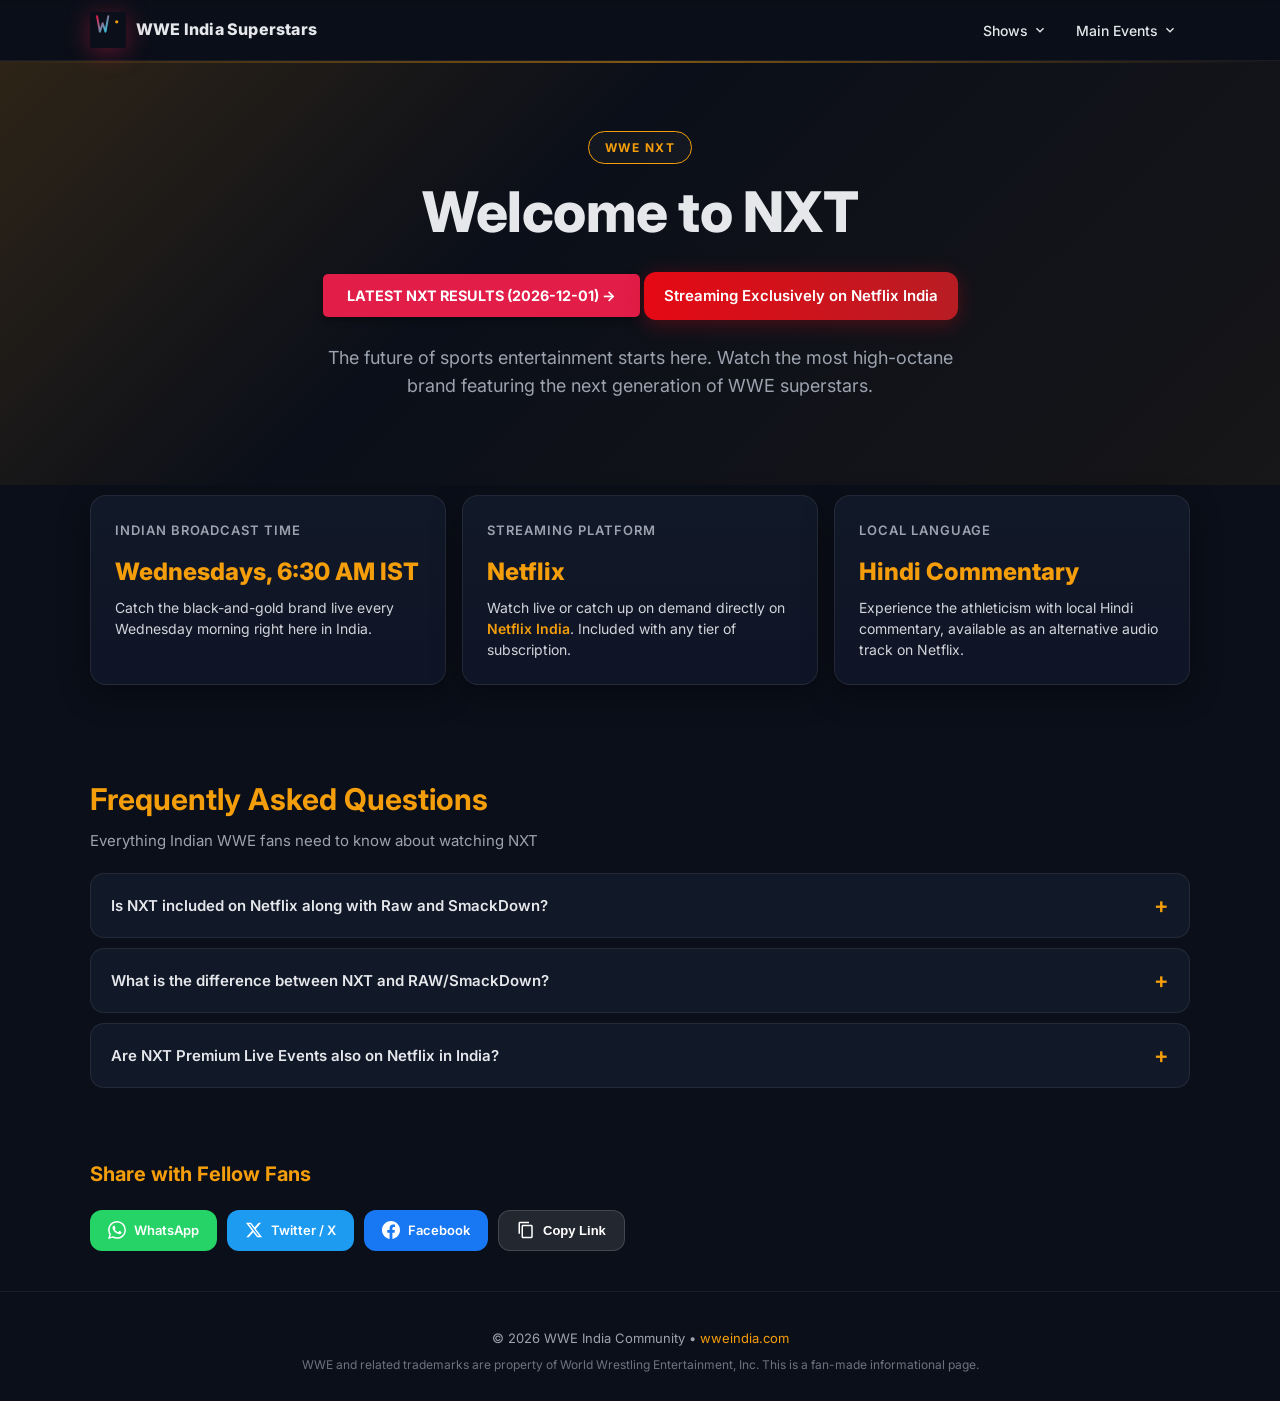
<file: shows/nxt.html>
<!DOCTYPE html>
<html lang="en">

<head>
    <meta charset="utf-8" />
    <meta name="viewport" content="width=device-width, initial-scale=1" />
    <title>Watch WWE NXT Live in India - Netflix Streaming & IST Timings</title>
    <meta name="description"
        content="WWE NXT in India: watch live exclusively on Netflix every Wednesday at 6:30 AM IST. The future of sports entertainment starts here." />
    <meta name="keywords"
        content="WWE NXT, live in India, Netflix India, IST timing, sports entertainment, future stars" />
    <meta name="robots" content="index, follow, max-image-preview:large, max-snippet:-1, max-video-preview:-1" />
    <meta name="googlebot" content="index, follow, max-image-preview:large, max-snippet:-1, max-video-preview:-1" />
    <meta http-equiv="X-UA-Compatible" content="IE=edge" />

    <!-- Open Graph -->
    <meta property="og:title" content="Watch WWE NXT Live in India - Streaming & IST Timings" />
    <meta property="og:description"
        content="WWE NXT is now exclusively streaming on Netflix India. Watch live every Wednesday at 6:30 AM IST." />
    <meta property="og:type" content="website" />
    <meta property="og:url" content="https://wweindia.com/shows/nxt.html" />
    <meta property="og:locale" content="en_IN" />
    <meta property="og:image" content="https://wweindia.com/assets/logo.svg" />
    <meta property="og:site_name" content="WWE India" />

    <!-- Canonical -->
    <link rel="canonical" href="https://wweindia.com/shows/nxt.html" />

    <!-- Fonts & Styles -->
    <link rel="preconnect" href="https://fonts.googleapis.com" />
    <link rel="preconnect" href="https://fonts.gstatic.com" crossorigin />
    <link href="https://fonts.googleapis.com/css2?family=Inter:wght@400;500;600;700;800&display=swap"
        rel="stylesheet" />
    <link rel="stylesheet" href="../css/styles.css" />
    <link rel="stylesheet" href="styles.css" />
    <link rel="icon" href="../assets/logo.svg" type="image/svg+xml" />

    <!-- Structured Data: Event Series -->
    <script type="application/ld+json">
  {
    "@context": "https://schema.org",
    "@type": "EventSeries",
    "name": "WWE NXT",
    "description": "Weekly professional wrestling television program highlighting the next generation of WWE Superstars.",
    "eventSchedule": {
      "@type": "Schedule",
      "byDay": "https://schema.org/Wednesday",
      "startTime": "06:30:00",
      "scheduleTimezone": "Asia/Kolkata"
    },
    "location": {
      "@type": "VirtualLocation",
      "url": "https://www.netflix.com"
    },
    "organizer": {
      "@type": "Organization",
      "name": "WWE",
      "url": "https://www.wwe.com"
    },
    "offers": {
      "@type": "Offer",
      "name": "Watch on Netflix India",
      "url": "https://www.netflix.com",
      "availability": "https://schema.org/InStock",
      "description": "Included with Netflix subscription in India"
    }
  }
  </script>

    <!-- Structured Data: FAQPage -->
    <script type="application/ld+json">
  {
    "@context": "https://schema.org",
    "@type": "FAQPage",
    "mainEntity": [
      {
        "@type": "Question",
        "name": "What time does WWE NXT start in India?",
        "acceptedAnswer": {
          "@type": "Answer",
          "text": "WWE NXT broadcasts live in India every Wednesday morning at 6:30 AM IST."
        }
      },
      {
        "@type": "Question",
        "name": "Where can I watch WWE NXT in India?",
        "acceptedAnswer": {
          "@type": "Answer",
          "text": "NXT is streamed exclusively on Netflix India as part of the WWE partnership."
        }
      },
      {
        "@type": "Question",
        "name": "Is NXT a developmental brand?",
        "acceptedAnswer": {
          "@type": "Answer",
          "text": "While originally developmental, NXT has evolved into WWE's legitimate third touring brand, featuring world-class young talent and seasoned veterans alike."
        }
      }
    ]
  }
  </script>
</head>

<body class="brand-nxt">

    <!-- Navigation -->
    <header class="site-header">
        <div class="container header-content">
            <a href="../index.html" class="brand" aria-label="WWE India home">
                <img src="../assets/logo.svg" alt="WWE India" class="brand-logo" />
                <span class="brand-text">WWE India Superstars</span>
            </a>
            <button class="mobile-menu-btn" id="mobileMenuBtn" type="button" aria-label="Toggle navigation"
                aria-expanded="false" aria-controls="headerNav">
                <svg viewBox="0 0 24 24" class="menu-icon-open" aria-hidden="true"><path fill="currentColor" d="M3 18h18v-2H3v2zm0-5h18v-2H3v2zm0-7v2h18V6H3z" /></svg>
                <svg viewBox="0 0 24 24" class="menu-icon-close" aria-hidden="true"><path fill="currentColor" d="M19 6.41L17.59 5 12 10.59 6.41 5 5 6.41 10.59 12 5 17.59 6.41 19 12 13.41 17.59 19 19 17.59 13.41 12 19 6.41z" /></svg>
            </button>
            <nav class="header-nav" id="headerNav" aria-label="Main navigation">
                <div class="nav-dropdown">
                    <button class="nav-dropdown-btn" type="button" aria-expanded="false">Shows <svg viewBox="0 0 24 24" aria-hidden="true"><path fill="currentColor" d="M7.41 8.59L12 13.17l4.59-4.58L18 10l-6 6-6-6 1.41-1.41z" /></svg></button>
                    <div class="nav-dropdown-content">
                        <a href="raw.html" class="nav-dropdown-link">Raw</a>
                        <a href="smackdown.html" class="nav-dropdown-link">SmackDown</a>
                        <a href="nxt.html" class="nav-dropdown-link" aria-current="page">NXT</a>
                    </div>
                </div>
                <div class="nav-dropdown">
                    <button class="nav-dropdown-btn" type="button" aria-expanded="false">Main Events <svg viewBox="0 0 24 24" aria-hidden="true"><path fill="currentColor" d="M7.41 8.59L12 13.17l4.59-4.58L18 10l-6 6-6-6 1.41-1.41z" /></svg></button>
                    <div class="nav-dropdown-content">
                        <a href="../event/elimination-chamber.html" class="nav-dropdown-link">Elimination Chamber 2027</a>
                        <a href="../event/wrestlemania.html" class="nav-dropdown-link">WrestleMania 43</a>
                        <a href="../event/summerslam.html" class="nav-dropdown-link">SummerSlam 2027</a>
                    </div>
                </div>
            </nav>
        </div>
    </header>

    <main id="content">

        <!-- Hero Banner -->
        <section class="show-hero">
            <div class="container">
                <span class="show-badge">WWE NXT</span>
                <h1>Welcome to <span>NXT</span></h1>

                <a id="nxtLink" href="#" target="_blank" rel="noopener"
                    style="display:inline-block; margin: 15px 0; background-color: var(--brand, #d12027); color: #ffffff; padding: 10px 24px; border-radius: 5px; font-weight: bold; text-decoration: none; text-transform: uppercase; font-size: 0.9em; box-shadow: 0 4px 6px rgba(0,0,0,0.3);">
                    Latest NXT Results
                </a>
                <div class="netflix-banner">

                    Streaming Exclusively on Netflix India
                </div>

                <p class="tagline">The future of sports entertainment starts here. Watch the most high-octane brand
                    featuring the next generation of WWE superstars.</p>
            </div>
        </section>

        <!-- Info Grid -->
        <section class="container">
            <div class="info-grid reveal">
                <div class="info-card">
                    <h3>Indian Broadcast Time</h3>
                    <span class="info-highlight">Wednesdays, 6:30 AM IST</span>
                    <p>Catch the black-and-gold brand live every Wednesday morning right here in India.</p>
                </div>
                <div class="info-card">
                    <h3>Streaming Platform</h3>
                    <span class="info-highlight">Netflix</span>
                    <p>Watch live or catch up on demand directly on <a href="https://www.netflix.com" target="_blank"
                            rel="noopener">Netflix India</a>. Included with any tier of subscription.</p>
                </div>
                <div class="info-card">
                    <h3>Local Language</h3>
                    <span class="info-highlight">Hindi Commentary</span>
                    <p>Experience the athleticism with local Hindi commentary, available as an alternative audio track
                        on Netflix.</p>
                </div>
            </div>
        </section>

        <!-- FAQ Section -->
        <section class="container faq-section">
            <div class="section-heading reveal">
                <h2>Frequently Asked Questions</h2>
                <p>Everything Indian WWE fans need to know about watching NXT</p>
            </div>

            <div class="faq-item reveal">
                <button class="faq-question" aria-expanded="false">Is NXT included on Netflix along with Raw and
                    SmackDown?</button>
                <div class="faq-answer">
                    <p>Yes. The global partnership between WWE and Netflix that began in April 2025 includes all
                        flagship weekly programming, which means NXT broadcasts live there as well.</p>
                </div>
            </div>
            <div class="faq-item reveal">
                <button class="faq-question" aria-expanded="false">What is the difference between NXT and
                    RAW/SmackDown?</button>
                <div class="faq-answer">
                    <p>NXT is WWE's third brand, historically serving as a developmental territory for newer or younger
                        talent signed to the company. However, it operates as its own touring roster with high-quality,
                        athletic matches that often outshine the main roster.</p>
                </div>
            </div>
            <div class="faq-item reveal">
                <button class="faq-question" aria-expanded="false">Are NXT Premium Live Events also on Netflix in
                    India?</button>
                <div class="faq-answer">
                    <p>Yes. Just like WrestleMania and Elimination Chamber, all NXT Premium Live Events (Stand &
                        Deliver, Halloween Havoc, etc.) stream live on Netflix India without any extra pay-per-view
                        fees.</p>
                </div>
            </div>
        </section>

        <!-- Social Share -->
        <section class="container">
            <div class="section-heading reveal" style="padding-top:10px; padding-bottom:0;">
                <h2 style="font-size:20px;">Share with Fellow Fans</h2>
            </div>
            <div class="social-share reveal">
                <a href="#" class="share-btn share-whatsapp" data-platform="whatsapp" aria-label="Share on WhatsApp">
                    <svg viewBox="0 0 24 24">
                        <path
                            d="M17.472 14.382c-.297-.149-1.758-.867-2.03-.967-.273-.099-.471-.148-.67.15-.197.297-.767.966-.94 1.164-.173.199-.347.223-.644.075-.297-.15-1.255-.463-2.39-1.475-.883-.788-1.48-1.761-1.653-2.059-.173-.297-.018-.458.13-.606.134-.133.298-.347.446-.52.149-.174.198-.298.298-.497.099-.198.05-.371-.025-.52-.075-.149-.669-1.612-.916-2.207-.242-.579-.487-.5-.669-.51-.173-.008-.371-.01-.57-.01-.198 0-.52.074-.792.372-.272.297-1.04 1.016-1.04 2.479 0 1.462 1.065 2.875 1.213 3.074.149.198 2.096 3.2 5.077 4.487.709.306 1.262.489 1.694.625.712.227 1.36.195 1.871.118.571-.085 1.758-.719 2.006-1.413.248-.694.248-1.289.173-1.413-.074-.124-.272-.198-.57-.347m-5.421 7.403h-.004a9.87 9.87 0 01-5.031-1.378l-.361-.214-3.741.982.998-3.648-.235-.374a9.86 9.86 0 01-1.51-5.26c.001-5.45 4.436-9.884 9.888-9.884 2.64 0 5.122 1.03 6.988 2.898a9.825 9.825 0 012.893 6.994c-.003 5.45-4.437 9.884-9.885 9.884m8.413-18.297A11.815 11.815 0 0012.05 0C5.495 0 .16 5.335.157 11.892c0 2.096.547 4.142 1.588 5.945L.057 24l6.305-1.654a11.882 11.882 0 005.683 1.448h.005c6.554 0 11.89-5.335 11.893-11.893a11.821 11.821 0 00-3.48-8.413z" />
                    </svg>
                    WhatsApp
                </a>
                <a href="#" class="share-btn share-twitter" data-platform="twitter" aria-label="Share on X / Twitter">
                    <svg viewBox="0 0 24 24">
                        <path
                            d="M18.244 2.25h3.308l-7.227 8.26 8.502 11.24H16.17l-5.214-6.817L4.99 21.75H1.68l7.73-8.835L1.254 2.25H8.08l4.713 6.231zm-1.161 17.52h1.833L7.084 4.126H5.117z" />
                    </svg>
                    Twitter / X
                </a>
                <a href="#" class="share-btn share-facebook" data-platform="facebook" aria-label="Share on Facebook">
                    <svg viewBox="0 0 24 24">
                        <path
                            d="M24 12.073c0-6.627-5.373-12-12-12s-12 5.373-12 12c0 5.99 4.388 10.954 10.125 11.854v-8.385H7.078v-3.47h3.047V9.43c0-3.007 1.792-4.669 4.533-4.669 1.312 0 2.686.235 2.686.235v2.953H15.83c-1.491 0-1.956.925-1.956 1.874v2.25h3.328l-.532 3.47h-2.796v8.385C19.612 23.027 24 18.062 24 12.073z" />
                    </svg>
                    Facebook
                </a>
                <button class="share-btn share-copy" data-platform="copy" aria-label="Copy link">
                    <svg viewBox="0 0 24 24">
                        <path
                            d="M16 1H4c-1.1 0-2 .9-2 2v14h2V3h12V1zm3 4H8c-1.1 0-2 .9-2 2v14c0 1.1.9 2 2 2h11c1.1 0 2-.9 2-2V7c0-1.1-.9-2-2-2zm0 16H8V7h11v14z" />
                    </svg>
                    Copy Link
                </button>
            </div>
        </section>

    </main>

    <!-- Footer -->
    <footer class="show-footer">
        <p>&copy; <span id="year"></span> WWE India Community &bull; <a href="../index.html">wweindia.com</a></p>
        <p><small>WWE and related trademarks are property of World Wrestling Entertainment, Inc. This is a fan-made
                informational page.</small></p>
    </footer>

    <script src="script.js" defer></script>
</body>

</html>
</file>
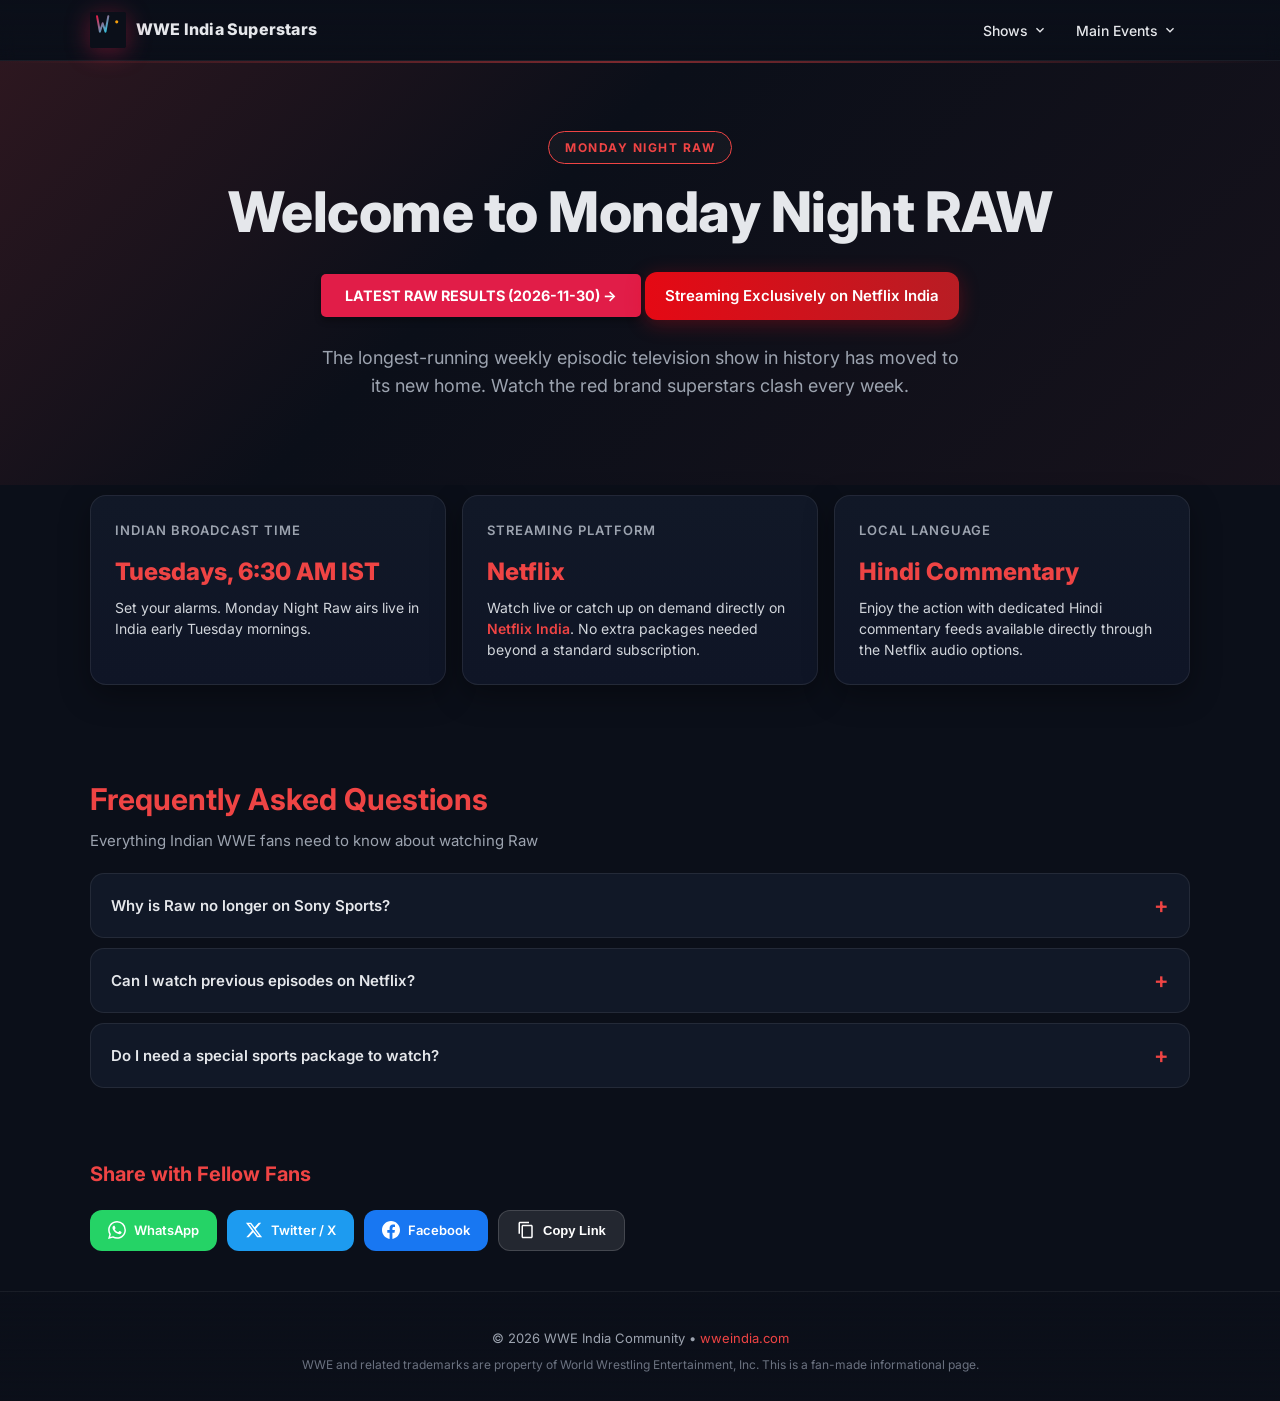
<file: shows/raw.html>
<!DOCTYPE html>
<html lang="en">

<head>
    <meta charset="utf-8" />
    <meta name="viewport" content="width=device-width, initial-scale=1" />
    <title>Watch WWE Raw Live in India - Netflix Streaming & IST Timings</title>
    <meta name="description"
        content="WWE Monday Night Raw in India: watch live exclusively on Netflix every Tuesday at 6:30 AM IST. Complete guide for Indian WWE fans." />
    <meta name="keywords"
        content="WWE Raw, Monday Night Raw, live in India, Netflix India, IST timing, WWE streaming" />
    <meta name="robots" content="index, follow, max-image-preview:large, max-snippet:-1, max-video-preview:-1" />
    <meta name="googlebot" content="index, follow, max-image-preview:large, max-snippet:-1, max-video-preview:-1" />
    <meta http-equiv="X-UA-Compatible" content="IE=edge" />

    <!-- Open Graph -->
    <meta property="og:title" content="Watch WWE Raw Live in India - Netflix Streaming & IST Timings" />
    <meta property="og:description"
        content="Monday Night Raw is now exclusively on Netflix India. Watch live every Tuesday at 6:30 AM IST." />
    <meta property="og:type" content="website" />
    <meta property="og:url" content="https://wweindia.com/shows/raw.html" />
    <meta property="og:locale" content="en_IN" />
    <meta property="og:image" content="https://wweindia.com/assets/logo.svg" />
    <meta property="og:site_name" content="WWE India" />

    <!-- Canonical -->
    <link rel="canonical" href="https://wweindia.com/shows/raw.html" />

    <!-- Fonts & Styles -->
    <link rel="preconnect" href="https://fonts.googleapis.com" />
    <link rel="preconnect" href="https://fonts.gstatic.com" crossorigin />
    <link href="https://fonts.googleapis.com/css2?family=Inter:wght@400;500;600;700;800&display=swap"
        rel="stylesheet" />
    <link rel="stylesheet" href="../css/styles.css" />
    <link rel="stylesheet" href="styles.css" />
    <link rel="icon" href="../assets/logo.svg" type="image/svg+xml" />

    <!-- Structured Data: Event Series -->
    <script type="application/ld+json">
  {
    "@context": "https://schema.org",
    "@type": "EventSeries",
    "name": "WWE Monday Night Raw",
    "description": "Weekly professional wrestling television program produced by WWE.",
    "eventSchedule": {
      "@type": "Schedule",
      "byDay": "https://schema.org/Tuesday",
      "startTime": "06:30:00",
      "scheduleTimezone": "Asia/Kolkata"
    },
    "location": {
      "@type": "VirtualLocation",
      "url": "https://www.netflix.com"
    },
    "organizer": {
      "@type": "Organization",
      "name": "WWE",
      "url": "https://www.wwe.com"
    },
    "offers": {
      "@type": "Offer",
      "name": "Watch on Netflix India",
      "url": "https://www.netflix.com",
      "availability": "https://schema.org/InStock",
      "description": "Included with Netflix subscription in India"
    }
  }
  </script>

    <!-- Structured Data: FAQPage -->
    <script type="application/ld+json">
  {
    "@context": "https://schema.org",
    "@type": "FAQPage",
    "mainEntity": [
      {
        "@type": "Question",
        "name": "What time does WWE Raw start in India?",
        "acceptedAnswer": {
          "@type": "Answer",
          "text": "WWE Raw broadcasts live in India every Tuesday morning at exactly 6:30 AM IST."
        }
      },
      {
        "@type": "Question",
        "name": "Where can I watch WWE Raw live in India?",
        "acceptedAnswer": {
          "@type": "Answer",
          "text": "As of April 2025, WWE Raw is streamed exclusively on Netflix India. It is no longer broadcast on the Sony Sports Network."
        }
      },
      {
        "@type": "Question",
        "name": "Is Hindi commentary available for WWE Raw on Netflix?",
        "acceptedAnswer": {
          "@type": "Answer",
          "text": "Yes, Netflix India offers live Hindi commentary options for WWE programming, including Raw."
        }
      }
    ]
  }
  </script>
</head>

<body class="brand-raw">

    <!-- Navigation -->
    <header class="site-header">
        <div class="container header-content">
            <a href="../index.html" class="brand" aria-label="WWE India home">
                <img src="../assets/logo.svg" alt="WWE India" class="brand-logo" />
                <span class="brand-text">WWE India Superstars</span>
            </a>
            <button class="mobile-menu-btn" id="mobileMenuBtn" type="button" aria-label="Toggle navigation"
                aria-expanded="false" aria-controls="headerNav">
                <svg viewBox="0 0 24 24" class="menu-icon-open" aria-hidden="true"><path fill="currentColor" d="M3 18h18v-2H3v2zm0-5h18v-2H3v2zm0-7v2h18V6H3z" /></svg>
                <svg viewBox="0 0 24 24" class="menu-icon-close" aria-hidden="true"><path fill="currentColor" d="M19 6.41L17.59 5 12 10.59 6.41 5 5 6.41 10.59 12 5 17.59 6.41 19 12 13.41 17.59 19 19 17.59 13.41 12 19 6.41z" /></svg>
            </button>
            <nav class="header-nav" id="headerNav" aria-label="Main navigation">
                <div class="nav-dropdown">
                    <button class="nav-dropdown-btn" type="button" aria-expanded="false">Shows <svg viewBox="0 0 24 24" aria-hidden="true"><path fill="currentColor" d="M7.41 8.59L12 13.17l4.59-4.58L18 10l-6 6-6-6 1.41-1.41z" /></svg></button>
                    <div class="nav-dropdown-content">
                        <a href="raw.html" class="nav-dropdown-link" aria-current="page">Raw</a>
                        <a href="smackdown.html" class="nav-dropdown-link">SmackDown</a>
                        <a href="nxt.html" class="nav-dropdown-link">NXT</a>
                    </div>
                </div>
                <div class="nav-dropdown">
                    <button class="nav-dropdown-btn" type="button" aria-expanded="false">Main Events <svg viewBox="0 0 24 24" aria-hidden="true"><path fill="currentColor" d="M7.41 8.59L12 13.17l4.59-4.58L18 10l-6 6-6-6 1.41-1.41z" /></svg></button>
                    <div class="nav-dropdown-content">
                        <a href="../event/elimination-chamber.html" class="nav-dropdown-link">Elimination Chamber 2027</a>
                        <a href="../event/wrestlemania.html" class="nav-dropdown-link">WrestleMania 43</a>
                        <a href="../event/summerslam.html" class="nav-dropdown-link">SummerSlam 2027</a>
                    </div>
                </div>
            </nav>
        </div>
    </header>

    <main id="content">

        <!-- Hero Banner -->
        <section class="show-hero">
            <div class="container">
                <span class="show-badge">Monday Night Raw</span>
                <h1>Welcome to <span>Monday Night RAW</span></h1>



                <a id="rawLink" href="#" target="_blank" rel="noopener"
                    style="display:inline-block; margin: 15px 0; background-color: var(--brand, #d12027); color: #ffffff; padding: 10px 24px; border-radius: 5px; font-weight: bold; text-decoration: none; text-transform: uppercase; font-size: 0.9em; box-shadow: 0 4px 6px rgba(0,0,0,0.3);">
                    Latest Raw Results
                </a>




                <div class="netflix-banner">

                    Streaming Exclusively on Netflix India
                </div>

                <p class="tagline">The longest-running weekly episodic television show in history has moved to its new
                    home. Watch the red brand superstars clash every week.</p>
            </div>
        </section>

        <!-- Info Grid -->
        <section class="container">
            <div class="info-grid reveal">
                <div class="info-card">
                    <h3>Indian Broadcast Time</h3>
                    <span class="info-highlight">Tuesdays, 6:30 AM IST</span>
                    <p>Set your alarms. Monday Night Raw airs live in India early Tuesday mornings.</p>
                </div>
                <div class="info-card">
                    <h3>Streaming Platform</h3>
                    <span class="info-highlight">Netflix</span>
                    <p>Watch live or catch up on demand directly on <a href="https://www.netflix.com" target="_blank"
                            rel="noopener">Netflix India</a>. No extra packages needed beyond a standard subscription.
                    </p>
                </div>
                <div class="info-card">
                    <h3>Local Language</h3>
                    <span class="info-highlight">Hindi Commentary</span>
                    <p>Enjoy the action with dedicated Hindi commentary feeds available directly through the Netflix
                        audio options.</p>
                </div>
            </div>
        </section>

        <!-- FAQ Section -->
        <section class="container faq-section">
            <div class="section-heading reveal">
                <h2>Frequently Asked Questions</h2>
                <p>Everything Indian WWE fans need to know about watching Raw</p>
            </div>

            <div class="faq-item reveal">
                <button class="faq-question" aria-expanded="false">Why is Raw no longer on Sony Sports?</button>
                <div class="faq-answer">
                    <p>As of April 2025, WWE entered a historic, exclusive global partnership with Netflix. In India,
                        this means all WWE programming—including Raw, SmackDown, NXT, and Premium Live Events—moved from
                        the Sony Sports Network exclusively to Netflix.</p>
                </div>
            </div>
            <div class="faq-item reveal">
                <button class="faq-question" aria-expanded="false">Can I watch previous episodes on Netflix?</button>
                <div class="faq-answer">
                    <p>Yes. If you miss the live Tuesday morning broadcast at 6:30 AM IST, the full Raw episode will be
                        available for on-demand streaming on Netflix immediately afterward.</p>
                </div>
            </div>
            <div class="faq-item reveal">
                <button class="faq-question" aria-expanded="false">Do I need a special sports package to watch?</button>
                <div class="faq-answer">
                    <p>No. WWE Raw is included with your standard Netflix India subscription. There are no additional
                        pay-per-view fees or specialized sports add-ons required.</p>
                </div>
            </div>
        </section>

        <!-- Social Share -->
        <section class="container">
            <div class="section-heading reveal" style="padding-top:10px; padding-bottom:0;">
                <h2 style="font-size:20px;">Share with Fellow Fans</h2>
            </div>
            <div class="social-share reveal">
                <a href="#" class="share-btn share-whatsapp" data-platform="whatsapp" aria-label="Share on WhatsApp">
                    <svg viewBox="0 0 24 24">
                        <path
                            d="M17.472 14.382c-.297-.149-1.758-.867-2.03-.967-.273-.099-.471-.148-.67.15-.197.297-.767.966-.94 1.164-.173.199-.347.223-.644.075-.297-.15-1.255-.463-2.39-1.475-.883-.788-1.48-1.761-1.653-2.059-.173-.297-.018-.458.13-.606.134-.133.298-.347.446-.52.149-.174.198-.298.298-.497.099-.198.05-.371-.025-.52-.075-.149-.669-1.612-.916-2.207-.242-.579-.487-.5-.669-.51-.173-.008-.371-.01-.57-.01-.198 0-.52.074-.792.372-.272.297-1.04 1.016-1.04 2.479 0 1.462 1.065 2.875 1.213 3.074.149.198 2.096 3.2 5.077 4.487.709.306 1.262.489 1.694.625.712.227 1.36.195 1.871.118.571-.085 1.758-.719 2.006-1.413.248-.694.248-1.289.173-1.413-.074-.124-.272-.198-.57-.347m-5.421 7.403h-.004a9.87 9.87 0 01-5.031-1.378l-.361-.214-3.741.982.998-3.648-.235-.374a9.86 9.86 0 01-1.51-5.26c.001-5.45 4.436-9.884 9.888-9.884 2.64 0 5.122 1.03 6.988 2.898a9.825 9.825 0 012.893 6.994c-.003 5.45-4.437 9.884-9.885 9.884m8.413-18.297A11.815 11.815 0 0012.05 0C5.495 0 .16 5.335.157 11.892c0 2.096.547 4.142 1.588 5.945L.057 24l6.305-1.654a11.882 11.882 0 005.683 1.448h.005c6.554 0 11.89-5.335 11.893-11.893a11.821 11.821 0 00-3.48-8.413z" />
                    </svg>
                    WhatsApp
                </a>
                <a href="#" class="share-btn share-twitter" data-platform="twitter" aria-label="Share on X / Twitter">
                    <svg viewBox="0 0 24 24">
                        <path
                            d="M18.244 2.25h3.308l-7.227 8.26 8.502 11.24H16.17l-5.214-6.817L4.99 21.75H1.68l7.73-8.835L1.254 2.25H8.08l4.713 6.231zm-1.161 17.52h1.833L7.084 4.126H5.117z" />
                    </svg>
                    Twitter / X
                </a>
                <a href="#" class="share-btn share-facebook" data-platform="facebook" aria-label="Share on Facebook">
                    <svg viewBox="0 0 24 24">
                        <path
                            d="M24 12.073c0-6.627-5.373-12-12-12s-12 5.373-12 12c0 5.99 4.388 10.954 10.125 11.854v-8.385H7.078v-3.47h3.047V9.43c0-3.007 1.792-4.669 4.533-4.669 1.312 0 2.686.235 2.686.235v2.953H15.83c-1.491 0-1.956.925-1.956 1.874v2.25h3.328l-.532 3.47h-2.796v8.385C19.612 23.027 24 18.062 24 12.073z" />
                    </svg>
                    Facebook
                </a>
                <button class="share-btn share-copy" data-platform="copy" aria-label="Copy link">
                    <svg viewBox="0 0 24 24">
                        <path
                            d="M16 1H4c-1.1 0-2 .9-2 2v14h2V3h12V1zm3 4H8c-1.1 0-2 .9-2 2v14c0 1.1.9 2 2 2h11c1.1 0 2-.9 2-2V7c0-1.1-.9-2-2-2zm0 16H8V7h11v14z" />
                    </svg>
                    Copy Link
                </button>
            </div>
        </section>

    </main>

    <!-- Footer -->
    <footer class="show-footer">
        <p>&copy; <span id="year"></span> WWE India Community &bull; <a href="../index.html">wweindia.com</a></p>
        <p><small>WWE and related trademarks are property of World Wrestling Entertainment, Inc. This is a fan-made
                informational page.</small></p>
    </footer>

    <script src="script.js" defer></script>
</body>

</html>
</file>
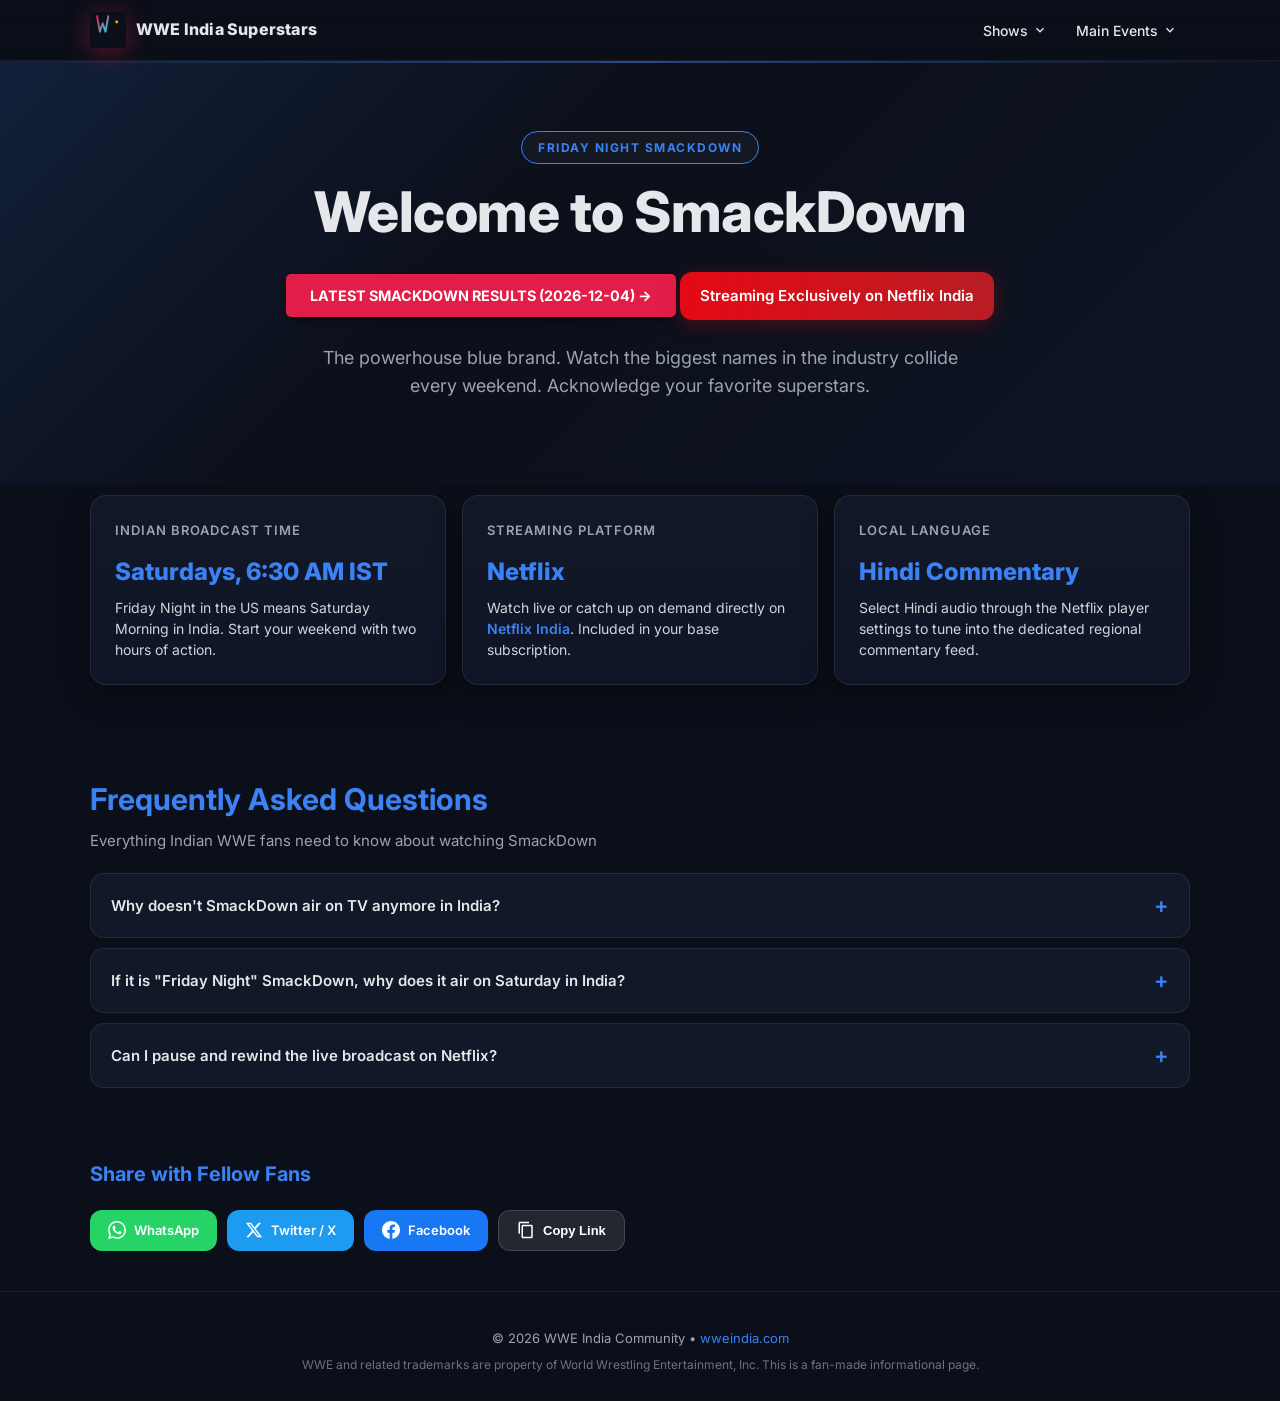
<file: shows/smackdown.html>
<!DOCTYPE html>
<html lang="en">

<head>
    <meta charset="utf-8" />
    <meta name="viewport" content="width=device-width, initial-scale=1" />
    <title>Watch WWE SmackDown Live in India - Netflix Streaming & IST Timings</title>
    <meta name="description"
        content="Friday Night SmackDown in India: watch live exclusively on Netflix every Saturday at 6:30 AM IST. Your guide for the blue brand." />
    <meta name="keywords"
        content="WWE SmackDown, Friday Night SmackDown, live in India, Netflix India, IST timing, Cody Rhodes, Roman Reigns" />
    <meta name="robots" content="index, follow, max-image-preview:large, max-snippet:-1, max-video-preview:-1" />
    <meta name="googlebot" content="index, follow, max-image-preview:large, max-snippet:-1, max-video-preview:-1" />
    <meta http-equiv="X-UA-Compatible" content="IE=edge" />

    <!-- Open Graph -->
    <meta property="og:title" content="Watch WWE SmackDown Live in India - Streaming & IST Timings" />
    <meta property="og:description"
        content="Friday Night SmackDown is now exclusively on Netflix India. Watch live every Saturday at 6:30 AM IST." />
    <meta property="og:type" content="website" />
    <meta property="og:url" content="https://wweindia.com/shows/smackdown.html" />
    <meta property="og:locale" content="en_IN" />
    <meta property="og:image" content="https://wweindia.com/assets/logo.svg" />
    <meta property="og:site_name" content="WWE India" />

    <!-- Canonical -->
    <link rel="canonical" href="https://wweindia.com/shows/smackdown.html" />

    <!-- Fonts & Styles -->
    <link rel="preconnect" href="https://fonts.googleapis.com" />
    <link rel="preconnect" href="https://fonts.gstatic.com" crossorigin />
    <link href="https://fonts.googleapis.com/css2?family=Inter:wght@400;500;600;700;800&display=swap"
        rel="stylesheet" />
    <link rel="stylesheet" href="../css/styles.css" />
    <link rel="stylesheet" href="styles.css" />
    <link rel="icon" href="../assets/logo.svg" type="image/svg+xml" />

    <!-- Structured Data: Event Series -->
    <script type="application/ld+json">
  {
    "@context": "https://schema.org",
    "@type": "EventSeries",
    "name": "WWE Friday Night SmackDown",
    "description": "Weekly professional wrestling television program produced by WWE.",
    "eventSchedule": {
      "@type": "Schedule",
      "byDay": "https://schema.org/Saturday",
      "startTime": "06:30:00",
      "scheduleTimezone": "Asia/Kolkata"
    },
    "location": {
      "@type": "VirtualLocation",
      "url": "https://www.netflix.com"
    },
    "organizer": {
      "@type": "Organization",
      "name": "WWE",
      "url": "https://www.wwe.com"
    },
    "offers": {
      "@type": "Offer",
      "name": "Watch on Netflix India",
      "url": "https://www.netflix.com",
      "availability": "https://schema.org/InStock",
      "description": "Included with Netflix subscription in India"
    }
  }
  </script>

    <!-- Structured Data: FAQPage -->
    <script type="application/ld+json">
  {
    "@context": "https://schema.org",
    "@type": "FAQPage",
    "mainEntity": [
      {
        "@type": "Question",
        "name": "What time does WWE SmackDown start in India?",
        "acceptedAnswer": {
          "@type": "Answer",
          "text": "Friday Night SmackDown broadcasts live in India every Saturday morning at 6:30 AM IST."
        }
      },
      {
        "@type": "Question",
        "name": "Where can I watch SmackDown live in India?",
        "acceptedAnswer": {
          "@type": "Answer",
          "text": "SmackDown is streamed exclusively on Netflix India. It is no longer available on traditional TV channels like the Sony Sports Network."
        }
      },
      {
        "@type": "Question",
        "name": "Is an extra subscription required to watch SmackDown on Netflix?",
        "acceptedAnswer": {
          "@type": "Answer",
          "text": "No, WWE programming is included with any standard Netflix subscription in India at no additional cost."
        }
      }
    ]
  }
  </script>
</head>

<body class="brand-smackdown">

    <!-- Navigation -->
    <header class="site-header">
        <div class="container header-content">
            <a href="../index.html" class="brand" aria-label="WWE India home">
                <img src="../assets/logo.svg" alt="WWE India" class="brand-logo" />
                <span class="brand-text">WWE India Superstars</span>
            </a>
            <button class="mobile-menu-btn" id="mobileMenuBtn" type="button" aria-label="Toggle navigation"
                aria-expanded="false" aria-controls="headerNav">
                <svg viewBox="0 0 24 24" class="menu-icon-open" aria-hidden="true"><path fill="currentColor" d="M3 18h18v-2H3v2zm0-5h18v-2H3v2zm0-7v2h18V6H3z" /></svg>
                <svg viewBox="0 0 24 24" class="menu-icon-close" aria-hidden="true"><path fill="currentColor" d="M19 6.41L17.59 5 12 10.59 6.41 5 5 6.41 10.59 12 5 17.59 6.41 19 12 13.41 17.59 19 19 17.59 13.41 12 19 6.41z" /></svg>
            </button>
            <nav class="header-nav" id="headerNav" aria-label="Main navigation">
                <div class="nav-dropdown">
                    <button class="nav-dropdown-btn" type="button" aria-expanded="false">Shows <svg viewBox="0 0 24 24" aria-hidden="true"><path fill="currentColor" d="M7.41 8.59L12 13.17l4.59-4.58L18 10l-6 6-6-6 1.41-1.41z" /></svg></button>
                    <div class="nav-dropdown-content">
                        <a href="raw.html" class="nav-dropdown-link">Raw</a>
                        <a href="smackdown.html" class="nav-dropdown-link" aria-current="page">SmackDown</a>
                        <a href="nxt.html" class="nav-dropdown-link">NXT</a>
                    </div>
                </div>
                <div class="nav-dropdown">
                    <button class="nav-dropdown-btn" type="button" aria-expanded="false">Main Events <svg viewBox="0 0 24 24" aria-hidden="true"><path fill="currentColor" d="M7.41 8.59L12 13.17l4.59-4.58L18 10l-6 6-6-6 1.41-1.41z" /></svg></button>
                    <div class="nav-dropdown-content">
                        <a href="../event/elimination-chamber.html" class="nav-dropdown-link">Elimination Chamber 2027</a>
                        <a href="../event/wrestlemania.html" class="nav-dropdown-link">WrestleMania 43</a>
                        <a href="../event/summerslam.html" class="nav-dropdown-link">SummerSlam 2027</a>
                    </div>
                </div>
            </nav>
        </div>
    </header>

    <main id="content">

        <!-- Hero Banner -->
        <section class="show-hero">
            <div class="container">
                <span class="show-badge">Friday Night SmackDown</span>
                <h1>Welcome to <span>SmackDown</span></h1>

                <a id="smackdownLink" href="#" target="_blank" rel="noopener"
                    style="display:inline-block; margin: 15px 0; background-color: var(--brand, #d12027); color: #ffffff; padding: 10px 24px; border-radius: 5px; font-weight: bold; text-decoration: none; text-transform: uppercase; font-size: 0.9em; box-shadow: 0 4px 6px rgba(0,0,0,0.3);">
                    Latest SmackDown Results
                </a>

                <div class="netflix-banner">

                    Streaming Exclusively on Netflix India
                </div>

                <p class="tagline">The powerhouse blue brand. Watch the biggest names in the industry collide every
                    weekend. Acknowledge your favorite superstars.</p>
            </div>
        </section>

        <!-- Info Grid -->
        <section class="container">
            <div class="info-grid reveal">
                <div class="info-card">
                    <h3>Indian Broadcast Time</h3>
                    <span class="info-highlight">Saturdays, 6:30 AM IST</span>
                    <p>Friday Night in the US means Saturday Morning in India. Start your weekend with two hours of
                        action.</p>
                </div>
                <div class="info-card">
                    <h3>Streaming Platform</h3>
                    <span class="info-highlight">Netflix</span>
                    <p>Watch live or catch up on demand directly on <a href="https://www.netflix.com" target="_blank"
                            rel="noopener">Netflix India</a>. Included in your base subscription.</p>
                </div>
                <div class="info-card">
                    <h3>Local Language</h3>
                    <span class="info-highlight">Hindi Commentary</span>
                    <p>Select Hindi audio through the Netflix player settings to tune into the dedicated regional
                        commentary feed.</p>
                </div>
            </div>
        </section>

        <!-- FAQ Section -->
        <section class="container faq-section">
            <div class="section-heading reveal">
                <h2>Frequently Asked Questions</h2>
                <p>Everything Indian WWE fans need to know about watching SmackDown</p>
            </div>

            <div class="faq-item reveal">
                <button class="faq-question" aria-expanded="false">Why doesn't SmackDown air on TV anymore in
                    India?</button>
                <div class="faq-answer">
                    <p>In April 2025, WWE's broadcasting rights in India fully transitioned to Netflix. The long-running
                        television deal with Sony Sports Network expired, making Netflix the exclusive home for
                        SmackDown and all other WWE shows.</p>
                </div>
            </div>
            <div class="faq-item reveal">
                <button class="faq-question" aria-expanded="false">If it is "Friday Night" SmackDown, why does it air on
                    Saturday in India?</button>
                <div class="faq-answer">
                    <p>Due to the time zone difference between the USA and India. When the show goes live at 8:00 PM
                        Eastern Time on Friday night in America, it is already 6:30 AM on Saturday morning in India.</p>
                </div>
            </div>
            <div class="faq-item reveal">
                <button class="faq-question" aria-expanded="false">Can I pause and rewind the live broadcast on
                    Netflix?</button>
                <div class="faq-answer">
                    <p>Yes. Netflix's live streaming technology allows you to pause the broadcast, rewind to see a big
                        moment again, and join back live.</p>
                </div>
            </div>
        </section>

        <!-- Social Share -->
        <section class="container">
            <div class="section-heading reveal" style="padding-top:10px; padding-bottom:0;">
                <h2 style="font-size:20px;">Share with Fellow Fans</h2>
            </div>
            <div class="social-share reveal">
                <a href="#" class="share-btn share-whatsapp" data-platform="whatsapp" aria-label="Share on WhatsApp">
                    <svg viewBox="0 0 24 24">
                        <path
                            d="M17.472 14.382c-.297-.149-1.758-.867-2.03-.967-.273-.099-.471-.148-.67.15-.197.297-.767.966-.94 1.164-.173.199-.347.223-.644.075-.297-.15-1.255-.463-2.39-1.475-.883-.788-1.48-1.761-1.653-2.059-.173-.297-.018-.458.13-.606.134-.133.298-.347.446-.52.149-.174.198-.298.298-.497.099-.198.05-.371-.025-.52-.075-.149-.669-1.612-.916-2.207-.242-.579-.487-.5-.669-.51-.173-.008-.371-.01-.57-.01-.198 0-.52.074-.792.372-.272.297-1.04 1.016-1.04 2.479 0 1.462 1.065 2.875 1.213 3.074.149.198 2.096 3.2 5.077 4.487.709.306 1.262.489 1.694.625.712.227 1.36.195 1.871.118.571-.085 1.758-.719 2.006-1.413.248-.694.248-1.289.173-1.413-.074-.124-.272-.198-.57-.347m-5.421 7.403h-.004a9.87 9.87 0 01-5.031-1.378l-.361-.214-3.741.982.998-3.648-.235-.374a9.86 9.86 0 01-1.51-5.26c.001-5.45 4.436-9.884 9.888-9.884 2.64 0 5.122 1.03 6.988 2.898a9.825 9.825 0 012.893 6.994c-.003 5.45-4.437 9.884-9.885 9.884m8.413-18.297A11.815 11.815 0 0012.05 0C5.495 0 .16 5.335.157 11.892c0 2.096.547 4.142 1.588 5.945L.057 24l6.305-1.654a11.882 11.882 0 005.683 1.448h.005c6.554 0 11.89-5.335 11.893-11.893a11.821 11.821 0 00-3.48-8.413z" />
                    </svg>
                    WhatsApp
                </a>
                <a href="#" class="share-btn share-twitter" data-platform="twitter" aria-label="Share on X / Twitter">
                    <svg viewBox="0 0 24 24">
                        <path
                            d="M18.244 2.25h3.308l-7.227 8.26 8.502 11.24H16.17l-5.214-6.817L4.99 21.75H1.68l7.73-8.835L1.254 2.25H8.08l4.713 6.231zm-1.161 17.52h1.833L7.084 4.126H5.117z" />
                    </svg>
                    Twitter / X
                </a>
                <a href="#" class="share-btn share-facebook" data-platform="facebook" aria-label="Share on Facebook">
                    <svg viewBox="0 0 24 24">
                        <path
                            d="M24 12.073c0-6.627-5.373-12-12-12s-12 5.373-12 12c0 5.99 4.388 10.954 10.125 11.854v-8.385H7.078v-3.47h3.047V9.43c0-3.007 1.792-4.669 4.533-4.669 1.312 0 2.686.235 2.686.235v2.953H15.83c-1.491 0-1.956.925-1.956 1.874v2.25h3.328l-.532 3.47h-2.796v8.385C19.612 23.027 24 18.062 24 12.073z" />
                    </svg>
                    Facebook
                </a>
                <button class="share-btn share-copy" data-platform="copy" aria-label="Copy link">
                    <svg viewBox="0 0 24 24">
                        <path
                            d="M16 1H4c-1.1 0-2 .9-2 2v14h2V3h12V1zm3 4H8c-1.1 0-2 .9-2 2v14c0 1.1.9 2 2 2h11c1.1 0 2-.9 2-2V7c0-1.1-.9-2-2-2zm0 16H8V7h11v14z" />
                    </svg>
                    Copy Link
                </button>
            </div>
        </section>

    </main>

    <!-- Footer -->
    <footer class="show-footer">
        <p>&copy; <span id="year"></span> WWE India Community &bull; <a href="../index.html">wweindia.com</a></p>
        <p><small>WWE and related trademarks are property of World Wrestling Entertainment, Inc. This is a fan-made
                informational page.</small></p>
    </footer>

    <script src="script.js" defer></script>
</body>

</html>
</file>
<file: css/styles.css>
/* Base Reset and Variables */
:root {
  --bg: #0b0f19;
  --bg-soft: #0f1526;
  --card: #111827;
  --card-hover: #1f2937;
  --text: #e5e7eb;
  --muted: #9ca3af;
  --brand: #e11d48;
  /* rose-600 */
  --brand-2: #22d3ee;
  /* cyan-400 */
  --ring: #f59e0b;
  /* amber-500 */
  --ok: #10b981;
  /* emerald-500 */
  --shadow: 0 10px 30px rgba(0, 0, 0, .35);
}

* {
  box-sizing: border-box
}

html,
body {
  margin: 0;
  padding: 0;
  background: var(--bg);
  color: var(--text);
  font-family: 'Inter', system-ui, -apple-system, Segoe UI, Roboto, Arial, sans-serif;
}

img {
  max-width: 100%;
  display: block
}

a {
  color: inherit
}

/* Layout */
.container {
  width: min(1100px, 92%);
  margin-inline: auto
}

.site-header {
  position: sticky;
  top: 0;
  z-index: 50;
  background: linear-gradient(180deg, rgba(11, 15, 25, .95), rgba(11, 15, 25, .85), rgba(11, 15, 25, 0));
  backdrop-filter: blur(8px);
  border-bottom: 1px solid rgba(255, 255, 255, .06)
}

.header-content {
  display: flex;
  align-items: center;
  justify-content: space-between;
  padding: 12px 0;
}

.brand {
  display: flex;
  align-items: center;
  gap: 10px;
  text-decoration: none
}

.brand-logo {
  width: 36px;
  height: 36px;
  filter: drop-shadow(0 4px 12px rgba(226, 29, 72, .4))
}

.brand-text {
  font-weight: 800;
  letter-spacing: .2px
}

/* Header Navigation & Dropdowns */
.header-nav {
  display: flex;
  gap: 4px;
  align-items: center;
  flex-wrap: wrap;
  margin-left: 20px;
}

.nav-dropdown {
  position: relative;
}

.nav-dropdown-btn {
  background: transparent;
  border: none;
  color: var(--text);
  font-size: 14px;
  font-weight: 500;
  font-family: inherit;
  padding: 8px 12px;
  cursor: pointer;
  display: flex;
  align-items: center;
  gap: 4px;
  border-radius: 8px;
  transition: background .2s, color .2s;
}

.nav-dropdown-btn svg {
  width: 16px;
  height: 16px;
  transition: transform .2s;
}

.nav-dropdown-btn:hover,
.nav-dropdown:hover .nav-dropdown-btn {
  color: var(--brand-2);
  background: rgba(34, 211, 238, .1);
}

.nav-dropdown:hover .nav-dropdown-btn svg {
  transform: rotate(180deg);
}

.nav-dropdown-content {
  position: absolute;
  top: 100%;
  left: 0;
  min-width: 180px;
  background: var(--card);
  border: 1px solid rgba(255, 255, 255, .1);
  border-radius: 12px;
  box-shadow: 0 10px 30px rgba(0, 0, 0, .5);
  padding: 8px;
  display: flex;
  flex-direction: column;
  gap: 4px;
  opacity: 0;
  visibility: hidden;
  transform: translateY(10px);
  transition: opacity .2s, transform .2s, visibility .2s;
  z-index: 100;
}

.nav-dropdown:hover .nav-dropdown-content {
  opacity: 1;
  visibility: visible;
  transform: translateY(0);
}

.nav-dropdown-link {
  color: #d1d5db;
  text-decoration: none;
  padding: 8px 12px;
  border-radius: 6px;
  font-size: 14px;
  font-weight: 500;
  transition: background .2s, color .2s;
}

.nav-dropdown-link:hover {
  background: rgba(255, 255, 255, .05);
  color: var(--brand-2);
}

.mobile-menu-btn {
  display: none;
  background: transparent;
  border: 1px solid rgba(255, 255, 255, .1);
  border-radius: 8px;
  color: var(--text);
  width: 40px;
  height: 40px;
  cursor: pointer;
  align-items: center;
  justify-content: center;
  padding: 0;
}

.mobile-menu-btn svg {
  width: 24px;
  height: 24px;
}

.menu-icon-close {
  display: none;
}

/* Header Responsive */
@media(max-width:768px) {
  .header-content {
    flex-wrap: wrap;
    padding: 14px 0
  }

  .mobile-menu-btn {
    display: flex;
  }

  .header-nav {
    display: none;
    /* Hidden by default on mobile */
    width: 100%;
    flex-direction: column;
    align-items: stretch;
    margin: 14px 0 0 0;
    gap: 8px;
    padding-top: 14px;
    border-top: 1px solid rgba(255, 255, 255, .06);
  }

  .header-nav.nav-open {
    display: flex;
  }

  .nav-dropdown {
    width: 100%;
  }

  .nav-dropdown-btn {
    width: 100%;
    justify-content: space-between;
    padding: 10px 14px;
    background: rgba(255, 255, 255, .03);
  }

  .nav-dropdown-btn:hover {
    background: rgba(34, 211, 238, .1);
  }

  /* On mobile, we use click/JS to toggle dropdown content, overriding hover */
  .nav-dropdown-content {
    position: static;
    visibility: visible;
    opacity: 1;
    transform: none;
    box-shadow: none;
    border: none;
    background: transparent;
    padding: 4px 0 4px 14px;
    display: none;
    /* Hidden by default */
  }

  .nav-dropdown.open .nav-dropdown-content {
    display: flex;
  }

  .nav-dropdown.open .nav-dropdown-btn svg {
    transform: rotate(180deg);
  }
}

@media(max-width:520px) {
  .brand-text {
    font-size: 15px
  }

  .brand-logo {
    width: 32px;
    height: 32px
  }
}


.hero {
  padding: 36px 0 14px
}

.hero h1 {
  font-size: clamp(28px, 4vw, 40px);
  margin: 0
}

.sub {
  color: var(--muted);
  margin: 10px 0 18px
}

.search {
  position: relative;
  display: flex;
  align-items: center
}

#searchInput {
  flex: 1;
  appearance: none;
  background: var(--bg-soft);
  border: 1px solid rgba(255, 255, 255, .08);
  border-radius: 14px;
  padding: 14px 44px 14px 14px;
  color: var(--text);
  outline: none;
  box-shadow: inset 0 0 0 1px rgba(0, 0, 0, .25)
}

#searchInput:focus {
  border-color: rgba(34, 211, 238, .6);
  box-shadow: 0 0 0 3px rgba(34, 211, 238, .2)
}

#clearSearch {
  position: absolute;
  right: 8px;
  appearance: none;
  border: 0;
  background: transparent;
  color: var(--muted);
  font-size: 18px;
  padding: 6px;
  width: 32px;
  height: 32px;
  border-radius: 50%;
  cursor: pointer
}

#clearSearch:hover {
  background: rgba(255, 255, 255, .06);
  color: #fff
}

.filters {
  display: flex;
  gap: 10px;
  flex-wrap: wrap;
  margin: 14px 0 6px
}

.chip {
  appearance: none;
  border: 1px solid rgba(255, 255, 255, .08);
  background: var(--bg-soft);
  color: var(--text);
  padding: 8px 12px;
  border-radius: 999px;
  cursor: pointer;
  font-size: 14px
}

.chip[aria-pressed="true"],
.chip:hover {
  border-color: var(--brand-2);
  box-shadow: 0 0 0 3px rgba(34, 211, 238, .15)
}

.grid-section {
  padding: 18px 0 40px
}

.grid {
  display: grid;
  grid-template-columns: repeat(12, 1fr);
  gap: 18px
}

.card {
  grid-column: span 12;
  background: linear-gradient(180deg, var(--card), var(--bg-soft));
  border: 1px solid rgba(255, 255, 255, .08);
  border-radius: 16px;
  overflow: hidden;
  box-shadow: var(--shadow);
  transition: .25s transform, .25s box-shadow, .25s border-color
}

.card:hover {
  transform: translateY(-3px);
  border-color: rgba(34, 211, 238, .35);
  box-shadow: 0 16px 40px rgba(0, 0, 0, .45)
}

.card.reveal {
  opacity: 0;
  transform: translateY(8px);
}

.card.reveal.show {
  opacity: 1;
  transform: none;
  transition: .5s transform cubic-bezier(.22, 1, .36, 1), .5s opacity
}

.card-media {
  position: relative;
  aspect-ratio: 16/10;
  background: linear-gradient(120deg, rgba(225, 29, 72, .18), rgba(34, 211, 238, .18));
  overflow: hidden
}

.card-media img {
  width: 100%;
  height: 100%;
  object-fit: cover;
  object-position: top
}

.card-badge {
  position: absolute;
  left: 10px;
  top: 10px;
  background: rgba(0, 0, 0, .5);
  backdrop-filter: blur(6px);
  border: 1px solid rgba(255, 255, 255, .1);
  padding: 6px 10px;
  border-radius: 999px;
  font-size: 12px
}

.card-body {
  padding: 14px
}

.card-title {
  display: flex;
  align-items: center;
  justify-content: space-between;
  gap: 6px
}

.card-title h3 {
  font-size: 18px;
  margin: 0
}

.small {
  color: var(--muted);
  font-size: 13px
}

.bio {
  color: #d1d5db;
  font-size: 14px;
  line-height: 1.45;
  margin: 8px 0 0
}

.card-footer {
  display: flex;
  align-items: center;
  justify-content: space-between;
  padding: 12px 14px;
  border-top: 1px solid rgba(255, 255, 255, .06)
}

.soc {
  display: flex;
  gap: 10px
}

.soc .soc-btn {
  width: 32px;
  height: 32px;
  display: inline-grid;
  place-items: center;
  border-radius: 9px;
  color: #fff;
  text-decoration: none;
  box-shadow: 0 4px 14px rgba(0, 0, 0, .25);
  transition: transform .2s ease, box-shadow .2s ease
}

.soc .soc-btn:hover {
  transform: translateY(-2px);
  box-shadow: 0 8px 20px rgba(0, 0, 0, .35)
}

/* Brand colors */
.brand-instagram {
  background: radial-gradient(circle at 30% 107%, #fdf497 0%, #fdf497 5%, #fd5949 45%, #d6249f 60%, #285AEB 90%)
}

.brand-x {
  background: #000
}

.brand-threads {
  background: #121212
}

.brand-wikipedia {
  background: #000
}

.brand-wwe {
  background: linear-gradient(120deg, #e11d48, #ef4444)
}

.brand-website {
  background: linear-gradient(120deg, #22d3ee, #3b82f6)
}

.brand-facebook {
  background: #1877f2
}

.brand-youtube {
  background: #ff0000
}

@media(min-width:520px) {
  .card {
    grid-column: span 6
  }
}

@media(min-width:840px) {
  .card {
    grid-column: span 4
  }
}

.no-results {
  color: var(--muted);
  text-align: center;
  margin-top: 8px
}

/* Footer */
.site-footer {
  border-top: 1px solid rgba(255, 255, 255, .06);
  padding: 40px 2% 20px;
  background: linear-gradient(180deg, rgba(11, 15, 25, 0), rgba(11, 15, 25, .85), rgba(11, 15, 25, .95))
}

.footer-content {
  display: grid;
  grid-template-columns: repeat(auto-fit, minmax(250px, 1fr));
  gap: 30px;
  margin-bottom: 30px;
  max-width: 1100px;
  margin-left: auto;
  margin-right: auto
}

.footer-section h4 {
  font-size: 15px;
  font-weight: 600;
  color: var(--brand-2);
  margin: 0 0 12px;
  letter-spacing: .5px
}

.footer-section p {
  margin: 0;
  color: #d1d5db;
  font-size: 13px;
  line-height: 1.5
}

.footer-links {
  list-style: none;
  margin: 0;
  padding: 0;
  display: flex;
  flex-direction: column;
  gap: 8px
}

.footer-links a {
  color: var(--text);
  text-decoration: none;
  font-size: 13px;
  transition: color .2s ease
}

.footer-links a:hover {
  color: var(--brand-2)
}

.footer-bottom {
  border-top: 1px solid rgba(255, 255, 255, .06);
  padding-top: 20px;
  text-align: center;
  color: var(--muted);
  font-size: 13px;
  max-width: 1100px;
  margin-left: auto;
  margin-right: auto
}

.footer-bottom p {
  margin: 8px 0
}

.footer-bottom a {
  color: var(--brand-2);
  text-decoration: none
}

.footer-bottom a:hover {
  text-decoration: underline
}

.footer-bottom small {
  color: #6b7280;
  font-size: 12px
}

.footer {
  border-top: 1px solid rgba(255, 255, 255, .06);
  padding: 40px 2% 20px;
  background: linear-gradient(180deg, rgba(11, 15, 25, 0), rgba(11, 15, 25, .85), rgba(11, 15, 25, .95))
}

.back-to-top {
  color: #93c5fd;
  text-decoration: none
}

.back-to-top:hover {
  text-decoration: underline
}

/* Tiny flair */
.card::after {
  content: "";
  position: absolute;
  inset: auto 0 -2px 0;
  height: 2px;
  background: linear-gradient(90deg, transparent, var(--brand), var(--brand-2), transparent);
  opacity: .3
}

/* Shows Page Styles */
.header {
  padding: 32px 0 18px;
  text-align: center;
  background: linear-gradient(180deg, rgba(11, 15, 25, .95), rgba(11, 15, 25, .85), rgba(11, 15, 25, 0));
  border-bottom: 1px solid rgba(255, 255, 255, .06)
}

.header .logo {
  font-size: 32px;
  font-weight: 800;
  margin: 0 0 8px;
  letter-spacing: .2px
}

.header .tagline {
  color: var(--muted);
  font-size: 14px;
  margin: 0 0 14px
}

.back-link {
  display: inline-block;
  color: var(--brand-2);
  text-decoration: none;
  font-size: 13px;
  margin-top: 8px;
  transition: color .2s ease
}

.back-link:hover {
  color: var(--brand)
}

.page-intro {
  text-align: center;
  padding: 28px 0;
  margin-bottom: 14px
}

.page-intro h2 {
  font-size: clamp(24px, 3vw, 32px);
  margin: 0 0 10px;
  color: var(--text)
}

.page-intro p {
  color: var(--muted);
  font-size: 15px;
  margin: 0
}

.shows-section {
  margin: 28px 0
}

.shows-grid {
  display: grid;
  grid-template-columns: repeat(12, 1fr);
  gap: 18px
}

.show-card {
  grid-column: span 12;
  background: linear-gradient(180deg, var(--card), var(--bg-soft));
  border: 1px solid rgba(255, 255, 255, .08);
  border-radius: 16px;
  overflow: hidden;
  box-shadow: var(--shadow);
  transition: .25s transform, .25s box-shadow, .25s border-color
}

.show-card:hover {
  transform: translateY(-3px);
  border-color: rgba(34, 211, 238, .35);
  box-shadow: 0 16px 40px rgba(0, 0, 0, .45)
}

.show-card-header {
  display: flex;
  align-items: center;
  justify-content: space-between;
  gap: 10px;
  padding: 16px;
  border-bottom: 1px solid rgba(255, 255, 255, .06);
  flex-wrap: wrap
}

.show-card-body {
  padding: 16px;
  display: grid;
  grid-template-columns: repeat(auto-fit, minmax(150px, 1fr));
  gap: 20px
}

.show-detail {
  display: flex;
  flex-direction: column;
  gap: 6px
}

.show-label {
  font-size: 12px;
  color: var(--brand-2);
  font-weight: 600;
  letter-spacing: .5px;
  text-transform: uppercase
}

.show-value {
  font-size: 16px;
  color: var(--text);
  font-weight: 500
}

.show-card-footer {
  padding: 14px 16px;
  border-top: 1px solid rgba(255, 255, 255, .06)
}

.show-description {
  margin: 0;
  color: #d1d5db;
  font-size: 14px
}

.show-badge,
.platform-badge {
  display: inline-block;
  padding: 6px 12px;
  border-radius: 999px;
  font-size: 13px;
  font-weight: 600;
  white-space: nowrap
}

.show-badge {
  background: rgba(0, 0, 0, .3);
  border: 1px solid rgba(255, 255, 255, .1)
}

.show-badge.raw {
  border-color: rgba(239, 68, 68, .5);
  color: #fca5a5
}

.show-badge.smackdown {
  border-color: rgba(59, 130, 246, .5);
  color: #93c5fd
}

.show-badge.nxt {
  border-color: rgba(167, 139, 250, .5);
  color: #d8b4fe
}

.platform-badge {
  background: linear-gradient(120deg, rgba(34, 211, 238, .2), rgba(34, 211, 238, .1));
  border: 1px solid rgba(34, 211, 238, .4);
  color: var(--brand-2)
}

@media(min-width:520px) {
  .show-card {
    grid-column: span 6
  }
}

@media(min-width:840px) {
  .show-card {
    grid-column: span 4
  }
}

.shows-info {
  display: grid;
  grid-template-columns: repeat(auto-fit, minmax(280px, 1fr));
  gap: 18px;
  margin-top: 36px;
  margin-bottom: 40px
}

.info-card {
  background: linear-gradient(180deg, var(--card), var(--bg-soft));
  border: 1px solid rgba(255, 255, 255, .08);
  border-radius: 16px;
  padding: 20px;
  box-shadow: var(--shadow);
  transition: .25s transform, .25s border-color
}

.info-card:hover {
  transform: translateY(-2px);
  border-color: rgba(34, 211, 238, .35)
}

.info-card h3 {
  font-size: 16px;
  margin: 0 0 10px;
  color: var(--brand-2)
}

.info-card p {
  margin: 0;
  color: #d1d5db;
  font-size: 14px;
  line-height: 1.45
}

.info-card a {
  color: var(--brand-2);
  text-decoration: none;
  font-weight: 600
}

.info-card a:hover {
  text-decoration: underline
}
</file>
<file: event/styles.css>
/* ── Event Pages – Shared Stylesheet ── */

/* Tokens (inherit site palette) */
:root {
  --bg: #0b0f19;
  --bg-soft: #0f1526;
  --card: #111827;
  --card-hover: #1f2937;
  --text: #e5e7eb;
  --muted: #9ca3af;
  --brand: #e11d48;
  --brand-2: #22d3ee;
  --ring: #f59e0b;
  --ok: #10b981;
  --shadow: 0 10px 30px rgba(0, 0, 0, .35);
}

*, *::before, *::after { box-sizing: border-box; margin: 0; padding: 0 }
html { scroll-behavior: smooth }
body {
  background: var(--bg);
  color: var(--text);
  font-family: 'Inter', system-ui, -apple-system, Segoe UI, Roboto, Arial, sans-serif;
  line-height: 1.6;
}
img { max-width: 100%; display: block }
a { color: inherit; text-decoration: none }

/* Layout */
.container { width: min(1100px, 92%); margin-inline: auto }

/* ── Back Nav ── */
.back-nav {
  padding: 14px 0;
  border-bottom: 1px solid rgba(255, 255, 255, .06);
  background: rgba(11, 15, 25, .9);
  backdrop-filter: blur(8px);
  position: sticky;
  top: 0;
  z-index: 50;
}
.back-nav a {
  color: var(--brand-2);
  font-size: 14px;
  font-weight: 500;
  transition: color .2s;
}
.back-nav a:hover { color: var(--brand) }
.back-nav .nav-links { display: flex; align-items: center; justify-content: space-between }
.back-nav .nav-right { display: flex; gap: 14px }
.back-nav .nav-right a { color: var(--text); font-size: 13px }

/* ── Hero Banner ── */
.event-hero {
  position: relative;
  padding: 60px 0 50px;
  text-align: center;
  overflow: hidden;
  background: linear-gradient(135deg, rgba(225, 29, 72, .12) 0%, rgba(11, 15, 25, 1) 40%, rgba(34, 211, 238, .08) 100%);
}
.event-hero::before {
  content: '';
  position: absolute;
  top: -50%; left: -50%;
  width: 200%; height: 200%;
  background: radial-gradient(circle at 30% 40%, rgba(225, 29, 72, .06) 0%, transparent 50%),
              radial-gradient(circle at 70% 60%, rgba(34, 211, 238, .05) 0%, transparent 50%);
  animation: heroFloat 20s ease-in-out infinite;
}
@keyframes heroFloat {
  0%, 100% { transform: translate(0, 0) }
  50% { transform: translate(-2%, 2%) }
}
.event-hero .container { position: relative; z-index: 1 }
.event-badge {
  display: inline-block;
  padding: 6px 18px;
  border-radius: 999px;
  font-size: 12px;
  font-weight: 700;
  letter-spacing: 1.5px;
  text-transform: uppercase;
  margin-bottom: 16px;
  border: 1px solid rgba(225, 29, 72, .4);
  background: rgba(225, 29, 72, .12);
  color: #fca5a5;
}
.event-hero h1 {
  font-size: clamp(30px, 5vw, 52px);
  font-weight: 800;
  letter-spacing: -.5px;
  line-height: 1.15;
  margin-bottom: 12px;
}
.event-hero h1 span { color: var(--brand) }
.event-hero .tagline {
  color: var(--muted);
  font-size: clamp(15px, 2vw, 18px);
  max-width: 600px;
  margin: 0 auto 24px;
}

/* ── Quick Info Pills ── */
.quick-info {
  display: flex;
  flex-wrap: wrap;
  justify-content: center;
  gap: 12px;
  margin-top: 10px;
}
.quick-pill {
  display: inline-flex;
  align-items: center;
  gap: 8px;
  padding: 10px 18px;
  border-radius: 14px;
  background: rgba(255, 255, 255, .04);
  border: 1px solid rgba(255, 255, 255, .08);
  font-size: 14px;
  transition: border-color .2s, transform .2s;
}
.quick-pill:hover { border-color: rgba(34, 211, 238, .3); transform: translateY(-1px) }
.quick-pill .pill-icon { font-size: 18px }
.quick-pill .pill-label { color: var(--muted); font-size: 12px; text-transform: uppercase; letter-spacing: .5px }
.quick-pill .pill-value { font-weight: 600 }

/* ── Section Titles ── */
.section-heading {
  padding: 40px 0 20px;
}
.section-heading h2 {
  font-size: clamp(22px, 3vw, 30px);
  font-weight: 700;
  display: flex;
  align-items: center;
  gap: 10px;
}
.section-heading h2::after {
  content: '';
  flex: 1;
  height: 1px;
  background: linear-gradient(90deg, rgba(255, 255, 255, .12), transparent);
}
.section-heading p { color: var(--muted); font-size: 14px; margin-top: 6px }
.archive-night-heading {
  color: var(--brand-2);
  font-size: 16px;
  margin: 20px 0 12px;
  font-weight: 700;
}
.section-tag {
  display: inline-block;
  padding: 3px 10px;
  border-radius: 6px;
  font-size: 11px;
  font-weight: 700;
  letter-spacing: .5px;
  text-transform: uppercase;
  margin-bottom: 6px;
}
.tag-confirmed { background: rgba(16, 185, 129, .15); color: var(--ok); border: 1px solid rgba(16, 185, 129, .3) }
.tag-rumoured { background: rgba(245, 158, 11, .15); color: var(--ring); border: 1px solid rgba(245, 158, 11, .3) }
.tag-result { background: rgba(34, 211, 238, .12); color: var(--brand-2); border: 1px solid rgba(34, 211, 238, .3) }

/* ── Match Table (Row-wise) ── */
.match-table-wrap {
  overflow-x: auto;
  -webkit-overflow-scrolling: touch;
  margin-bottom: 30px;
}
.match-table {
  width: 100%;
  border-collapse: separate;
  border-spacing: 0;
  font-size: 14px;
}
.match-table thead th {
  text-align: left;
  padding: 12px 16px;
  font-size: 12px;
  font-weight: 700;
  letter-spacing: .8px;
  text-transform: uppercase;
  color: var(--brand-2);
  background: var(--bg-soft);
  border-bottom: 2px solid rgba(34, 211, 238, .2);
  white-space: nowrap;
}
.match-table thead th:first-child { border-radius: 12px 0 0 0 }
.match-table thead th:last-child { border-radius: 0 12px 0 0 }
.match-table tbody tr {
  transition: background .2s;
}
.match-table tbody tr:hover { background: rgba(255, 255, 255, .03) }
.match-table tbody td {
  padding: 14px 16px;
  border-bottom: 1px solid rgba(255, 255, 255, .05);
  vertical-align: top;
}
.match-table tbody tr:last-child td { border-bottom: none }
.match-table tbody tr:last-child td:first-child { border-radius: 0 0 0 12px }
.match-table tbody tr:last-child td:last-child { border-radius: 0 0 12px 0 }
.match-table .match-num {
  color: var(--muted);
  font-weight: 700;
  font-size: 13px;
  text-align: center;
  width: 40px;
}
.match-table .match-type {
  font-weight: 600;
  color: var(--brand-2);
  white-space: nowrap;
}
.match-table .match-stipulation {
  font-size: 12px;
  color: var(--muted);
  display: block;
  margin-top: 2px;
}
.match-table .participants { font-weight: 500 }
.match-table .participants .vs { color: var(--brand); font-weight: 700; margin: 0 4px }
.match-table .participants .champion { font-size: 11px; color: var(--ring); font-weight: 600 }
.match-table .winner-cell { color: var(--ok); font-weight: 600 }
.match-table .status-badge {
  display: inline-block;
  padding: 2px 8px;
  border-radius: 6px;
  font-size: 11px;
  font-weight: 700;
}
.status-confirmed { background: rgba(16, 185, 129, .15); color: var(--ok) }
.status-rumoured { background: rgba(245, 158, 11, .15); color: var(--ring) }

/* Mobile match cards (replaces table on small screens) */
.match-cards-mobile { display: none }
.match-card-m {
  background: linear-gradient(180deg, var(--card), var(--bg-soft));
  border: 1px solid rgba(255, 255, 255, .08);
  border-radius: 14px;
  padding: 16px;
  margin-bottom: 12px;
  transition: border-color .2s, transform .2s;
}
.match-card-m:hover { border-color: rgba(34, 211, 238, .3); transform: translateY(-2px) }
.match-card-m .mc-header { display: flex; justify-content: space-between; align-items: center; margin-bottom: 10px }
.match-card-m .mc-type { font-weight: 600; color: var(--brand-2); font-size: 14px }
.match-card-m .mc-participants { font-size: 15px; font-weight: 500; margin-bottom: 6px }
.match-card-m .mc-stipulation { font-size: 12px; color: var(--muted); margin-bottom: 6px }
.match-card-m .mc-winner { font-size: 13px; color: var(--ok); font-weight: 600 }
.match-card-m .section-tag { margin: 0 }

@media (max-width: 700px) {
  .match-table-wrap { display: none }
  .match-cards-mobile { display: block }
}

/* ── Info Grid ── */
.info-grid {
  display: grid;
  grid-template-columns: repeat(auto-fit, minmax(260px, 1fr));
  gap: 16px;
  margin: 10px 0 40px;
}
.info-card {
  background: linear-gradient(180deg, var(--card), var(--bg-soft));
  border: 1px solid rgba(255, 255, 255, .08);
  border-radius: 16px;
  padding: 22px;
  box-shadow: var(--shadow);
  transition: transform .25s, border-color .25s;
}
.info-card:hover { transform: translateY(-3px); border-color: rgba(34, 211, 238, .3) }
.info-card h3 {
  font-size: 15px;
  color: var(--brand-2);
  margin-bottom: 10px;
  font-weight: 700;
}
.info-card p {
  color: #d1d5db;
  font-size: 14px;
  line-height: 1.5;
  margin: 0;
}
.info-card a { color: var(--brand-2); font-weight: 600; transition: color .2s }
.info-card a:hover { color: #fff; text-decoration: underline }
.info-card .info-highlight {
  display: block;
  font-size: 22px;
  font-weight: 800;
  color: var(--text);
  margin-bottom: 4px;
}

/* ── Social Share ── */
.social-share {
  display: flex;
  flex-wrap: wrap;
  gap: 10px;
  padding: 30px 0;
  justify-content: center;
}
.share-btn {
  display: inline-flex;
  align-items: center;
  gap: 8px;
  padding: 10px 18px;
  border-radius: 12px;
  font-size: 13px;
  font-weight: 600;
  border: none;
  cursor: pointer;
  color: #fff;
  transition: transform .2s, box-shadow .2s;
  text-decoration: none;
}
.share-btn:hover { transform: translateY(-2px); box-shadow: 0 8px 24px rgba(0, 0, 0, .3) }
.share-btn svg { width: 18px; height: 18px; fill: currentColor }
.share-whatsapp { background: #25d366 }
.share-twitter { background: #1d9bf0 }
.share-facebook { background: #1877f2 }
.share-telegram { background: #0088cc }
.share-copy { background: rgba(255, 255, 255, .1); border: 1px solid rgba(255, 255, 255, .15) }
.share-copy:hover { background: rgba(255, 255, 255, .18) }

/* ── FAQ Accordion ── */
.faq-section { padding: 10px 0 50px }
.faq-item {
  border: 1px solid rgba(255, 255, 255, .08);
  border-radius: 14px;
  margin-bottom: 10px;
  background: var(--card);
  overflow: hidden;
  transition: border-color .2s;
}
.faq-item:hover { border-color: rgba(34, 211, 238, .2) }
.faq-question {
  display: flex;
  align-items: center;
  justify-content: space-between;
  width: 100%;
  padding: 16px 20px;
  background: none;
  border: none;
  color: var(--text);
  font-size: 15px;
  font-weight: 600;
  text-align: left;
  cursor: pointer;
  font-family: inherit;
  line-height: 1.4;
}
.faq-question::after {
  content: '+';
  font-size: 22px;
  color: var(--brand-2);
  transition: transform .25s;
  flex-shrink: 0;
  margin-left: 12px;
}
.faq-item.open .faq-question::after { content: '−' }
.faq-answer {
  max-height: 0;
  overflow: hidden;
  transition: max-height .35s ease, padding .35s ease;
  padding: 0 20px;
}
.faq-item.open .faq-answer {
  max-height: 400px;
  padding: 0 20px 18px;
}
.faq-answer p {
  color: #d1d5db;
  font-size: 14px;
  line-height: 1.6;
  margin: 0;
}

/* ── Footer ── */
.event-footer {
  border-top: 1px solid rgba(255, 255, 255, .06);
  padding: 30px 0 20px;
  text-align: center;
  color: var(--muted);
  font-size: 13px;
  background: linear-gradient(180deg, rgba(11, 15, 25, 0), rgba(11, 15, 25, .95));
}
.event-footer p { margin: 6px 0 }
.event-footer a { color: var(--brand-2); transition: color .2s }
.event-footer a:hover { text-decoration: underline }
.event-footer small { color: #6b7280; font-size: 12px }

/* ── Scroll Reveal ── */
.reveal {
  opacity: 0;
  transform: translateY(16px);
  transition: opacity .6s ease, transform .6s ease;
}
.reveal.show {
  opacity: 1;
  transform: none;
}

/* ── Responsive ── */
@media (max-width: 600px) {
  .event-hero { padding: 40px 0 35px }
  .quick-pill { padding: 8px 14px; font-size: 13px }
  .info-grid { grid-template-columns: 1fr }
  .share-btn { padding: 9px 14px; font-size: 12px }
  .faq-question { font-size: 14px; padding: 14px 16px }
  .back-nav .nav-right { gap: 10px }
  .back-nav .nav-right a { font-size: 12px }
}
</file>
<file: shows/styles.css>
/* ── Weekly Shows – Shared Stylesheet ── */

:root {
    --bg: #0b0f19;
    --bg-soft: #0f1526;
    --card: #111827;
    --card-hover: #1f2937;
    --text: #e5e7eb;
    --muted: #9ca3af;
    --brand: #e11d48;
    /* Default/Fallback (Red) */
    --brand-2: #22d3ee;
    --shadow: 0 10px 30px rgba(0, 0, 0, .35);
}

/* Brand Overrides based on body class */
body.brand-raw {
    --show-color: #ef4444;
    /* Red */
    --show-gradient: linear-gradient(135deg, rgba(239, 68, 68, 0.15) 0%, rgba(11, 15, 25, 1) 40%, rgba(239, 68, 68, 0.05) 100%);
}

body.brand-smackdown {
    --show-color: #3b82f6;
    /* Blue */
    --show-gradient: linear-gradient(135deg, rgba(59, 130, 246, 0.15) 0%, rgba(11, 15, 25, 1) 40%, rgba(59, 130, 246, 0.05) 100%);
}

body.brand-nxt {
    --show-color: #f59e0b;
    /* Gold/Yellow */
    --show-gradient: linear-gradient(135deg, rgba(245, 158, 11, 0.15) 0%, rgba(11, 15, 25, 1) 40%, rgba(245, 158, 11, 0.05) 100%);
}

*,
*::before,
*::after {
    box-sizing: border-box;
    margin: 0;
    padding: 0
}

html {
    scroll-behavior: smooth
}

body {
    background: var(--bg);
    color: var(--text);
    font-family: 'Inter', system-ui, -apple-system, Segoe UI, Roboto, Arial, sans-serif;
    line-height: 1.6;
}

img {
    max-width: 100%;
    display: block
}

a {
    color: inherit;
    text-decoration: none
}

/* Layout */
.container {
    width: min(1100px, 92%);
    margin-inline: auto
}

/* ── Back Nav ── */
.back-nav {
    padding: 14px 0;
    border-bottom: 1px solid rgba(255, 255, 255, .06);
    background: rgba(11, 15, 25, .9);
    backdrop-filter: blur(8px);
    position: sticky;
    top: 0;
    z-index: 50;
}

.back-nav a {
    color: var(--text);
    font-size: 14px;
    font-weight: 500;
    transition: color .2s;
}

.back-nav a:hover,
.back-nav .active {
    color: var(--show-color)
}

.back-nav .nav-links {
    display: flex;
    align-items: center;
    justify-content: space-between
}

.back-nav .nav-right {
    display: flex;
    gap: 14px
}

.back-nav .nav-right a {
    font-size: 13px
}

/* ── Hero Banner ── */
.show-hero {
    position: relative;
    padding: 70px 0 60px;
    text-align: center;
    overflow: hidden;
    background: var(--show-gradient);
}

.show-hero::after {
    content: '';
    position: absolute;
    top: 0;
    left: 0;
    right: 0;
    height: 2px;
    background: linear-gradient(90deg, transparent, var(--show-color), transparent);
    opacity: 0.5;
}

.show-badge {
    display: inline-block;
    padding: 6px 16px;
    border-radius: 999px;
    font-size: 12px;
    font-weight: 700;
    text-transform: uppercase;
    letter-spacing: 1.5px;
    margin-bottom: 16px;
    border: 1px solid var(--show-color);
    background: rgba(255, 255, 255, 0.03);
    color: var(--show-color);
}

.show-hero h1 {
    font-size: clamp(32px, 5vw, 56px);
    font-weight: 800;
    letter-spacing: -.5px;
    line-height: 1.15;
    margin-bottom: 14px;
}

.show-hero .tagline {
    color: var(--muted);
    font-size: clamp(15px, 2vw, 18px);
    max-width: 650px;
    margin: 0 auto 24px;
}

/* ── Netflix India Banner ── */
.netflix-banner {
    background: linear-gradient(90deg, #E50914 0%, #b81d24 100%);
    color: #fff;
    padding: 12px 20px;
    border-radius: 12px;
    display: inline-flex;
    align-items: center;
    gap: 12px;
    font-weight: 600;
    font-size: 15px;
    box-shadow: 0 4px 20px rgba(229, 9, 20, 0.3);
    margin-bottom: 24px;
}

.netflix-banner svg {
    width: 24px;
    height: 24px;
    fill: currentColor
}

/* ── Info Grid ── */
.info-grid {
    display: grid;
    grid-template-columns: repeat(auto-fit, minmax(260px, 1fr));
    gap: 16px;
    margin: 10px 0 40px;
}

.info-card {
    background: linear-gradient(180deg, var(--card), var(--bg-soft));
    border: 1px solid rgba(255, 255, 255, .08);
    border-radius: 16px;
    padding: 24px;
    box-shadow: var(--shadow);
    transition: transform .25s, border-color .25s;
}

.info-card:hover {
    transform: translateY(-3px);
    border-color: rgba(255, 255, 255, .15)
}

.info-card h3 {
    font-size: 13px;
    text-transform: uppercase;
    letter-spacing: 1px;
    color: var(--muted);
    margin-bottom: 12px;
    font-weight: 600;
}

.info-card p {
    color: #d1d5db;
    font-size: 14px;
    line-height: 1.5;
    margin: 0;
}

.info-card .info-highlight {
    display: block;
    font-size: 24px;
    font-weight: 800;
    color: var(--show-color);
    margin-bottom: 6px;
}

.info-card a {
    color: var(--show-color);
    font-weight: 600;
    transition: color .2s
}

.info-card a:hover {
    color: #fff;
    text-decoration: underline
}

/* ── Section Titles ── */
.section-heading {
    padding: 40px 0 20px;
}

.section-heading h2 {
    font-size: clamp(22px, 3vw, 30px);
    font-weight: 700;
    color: var(--show-color);
}

.section-heading p {
    color: var(--muted);
    font-size: 15px;
    margin-top: 6px
}

/* ── Roster / Champion Cards ── */
.roster-grid {
    display: grid;
    grid-template-columns: repeat(auto-fill, minmax(200px, 1fr));
    gap: 16px;
    margin-bottom: 40px;
}

.champ-card {
    background: var(--card);
    border: 1px solid rgba(255, 255, 255, 0.06);
    border-radius: 12px;
    padding: 16px;
    text-align: center;
}

.champ-card .title-name {
    color: var(--muted);
    font-size: 12px;
    text-transform: uppercase;
    letter-spacing: 0.5px;
    margin-bottom: 8px;
    display: block;
}

.champ-card .superstar-name {
    color: var(--text);
    font-weight: 700;
    font-size: 16px;
}

/* ── Social Share ── */
.social-share {
    display: flex;
    flex-wrap: wrap;
    gap: 10px;
    padding: 20px 0 40px;
}

.share-btn {
    display: inline-flex;
    align-items: center;
    gap: 8px;
    padding: 10px 18px;
    border-radius: 12px;
    font-size: 13px;
    font-weight: 600;
    border: none;
    cursor: pointer;
    color: #fff;
    transition: transform .2s, box-shadow .2s;
    text-decoration: none;
}

.share-btn:hover {
    transform: translateY(-2px);
    box-shadow: 0 8px 24px rgba(0, 0, 0, .3)
}

.share-btn svg {
    width: 18px;
    height: 18px;
    fill: currentColor
}

.share-whatsapp {
    background: #25d366
}

.share-twitter {
    background: #1d9bf0
}

.share-facebook {
    background: #1877f2
}

.share-copy {
    background: rgba(255, 255, 255, .1);
    border: 1px solid rgba(255, 255, 255, .15)
}

/* ── FAQ Accordion ── */
.faq-section {
    padding: 10px 0 50px
}

.faq-item {
    border: 1px solid rgba(255, 255, 255, .08);
    border-radius: 14px;
    margin-bottom: 10px;
    background: var(--card);
    overflow: hidden;
    transition: border-color .2s;
}

.faq-item:hover {
    border-color: rgba(255, 255, 255, .15)
}

.faq-question {
    display: flex;
    align-items: center;
    justify-content: space-between;
    width: 100%;
    padding: 16px 20px;
    background: none;
    border: none;
    color: var(--text);
    font-size: 15px;
    font-weight: 600;
    text-align: left;
    cursor: pointer;
    font-family: inherit;
    line-height: 1.4;
}

.faq-question::after {
    content: '+';
    font-size: 22px;
    color: var(--show-color);
    transition: transform .25s;
    flex-shrink: 0;
    margin-left: 12px;
}

.faq-item.open .faq-question::after {
    content: '−'
}

.faq-answer {
    max-height: 0;
    overflow: hidden;
    transition: max-height .35s ease, padding .35s ease;
    padding: 0 20px;
}

.faq-item.open .faq-answer {
    max-height: 400px;
    padding: 0 20px 18px;
}

.faq-answer p {
    color: #d1d5db;
    font-size: 14px;
    line-height: 1.6;
    margin: 0;
}

/* ── Footer ── */
.show-footer {
    border-top: 1px solid rgba(255, 255, 255, .06);
    padding: 30px 0 20px;
    text-align: center;
    color: var(--muted);
    font-size: 13px;
    background: linear-gradient(180deg, rgba(11, 15, 25, 0), rgba(11, 15, 25, .95));
}

.show-footer p {
    margin: 6px 0
}

.show-footer a {
    color: var(--show-color);
    transition: color .2s
}

.show-footer a:hover {
    text-decoration: underline
}

.show-footer small {
    color: #6b7280;
    font-size: 12px
}

/* ── Scroll Reveal ── */
.reveal {
    opacity: 0;
    transform: translateY(16px);
    transition: opacity .6s ease, transform .6s ease;
}

.reveal.show {
    opacity: 1;
    transform: none
}

/* ── Responsive ── */
@media (max-width: 600px) {
    .show-hero {
        padding: 40px 0 35px
    }

    .info-grid {
        grid-template-columns: 1fr
    }

    .roster-grid {
        grid-template-columns: repeat(2, 1fr)
    }

    .share-btn {
        padding: 9px 14px;
        font-size: 12px
    }

    .back-nav .nav-right {
        gap: 10px
    }

    .back-nav .nav-right a {
        font-size: 12px
    }
}
</file>
